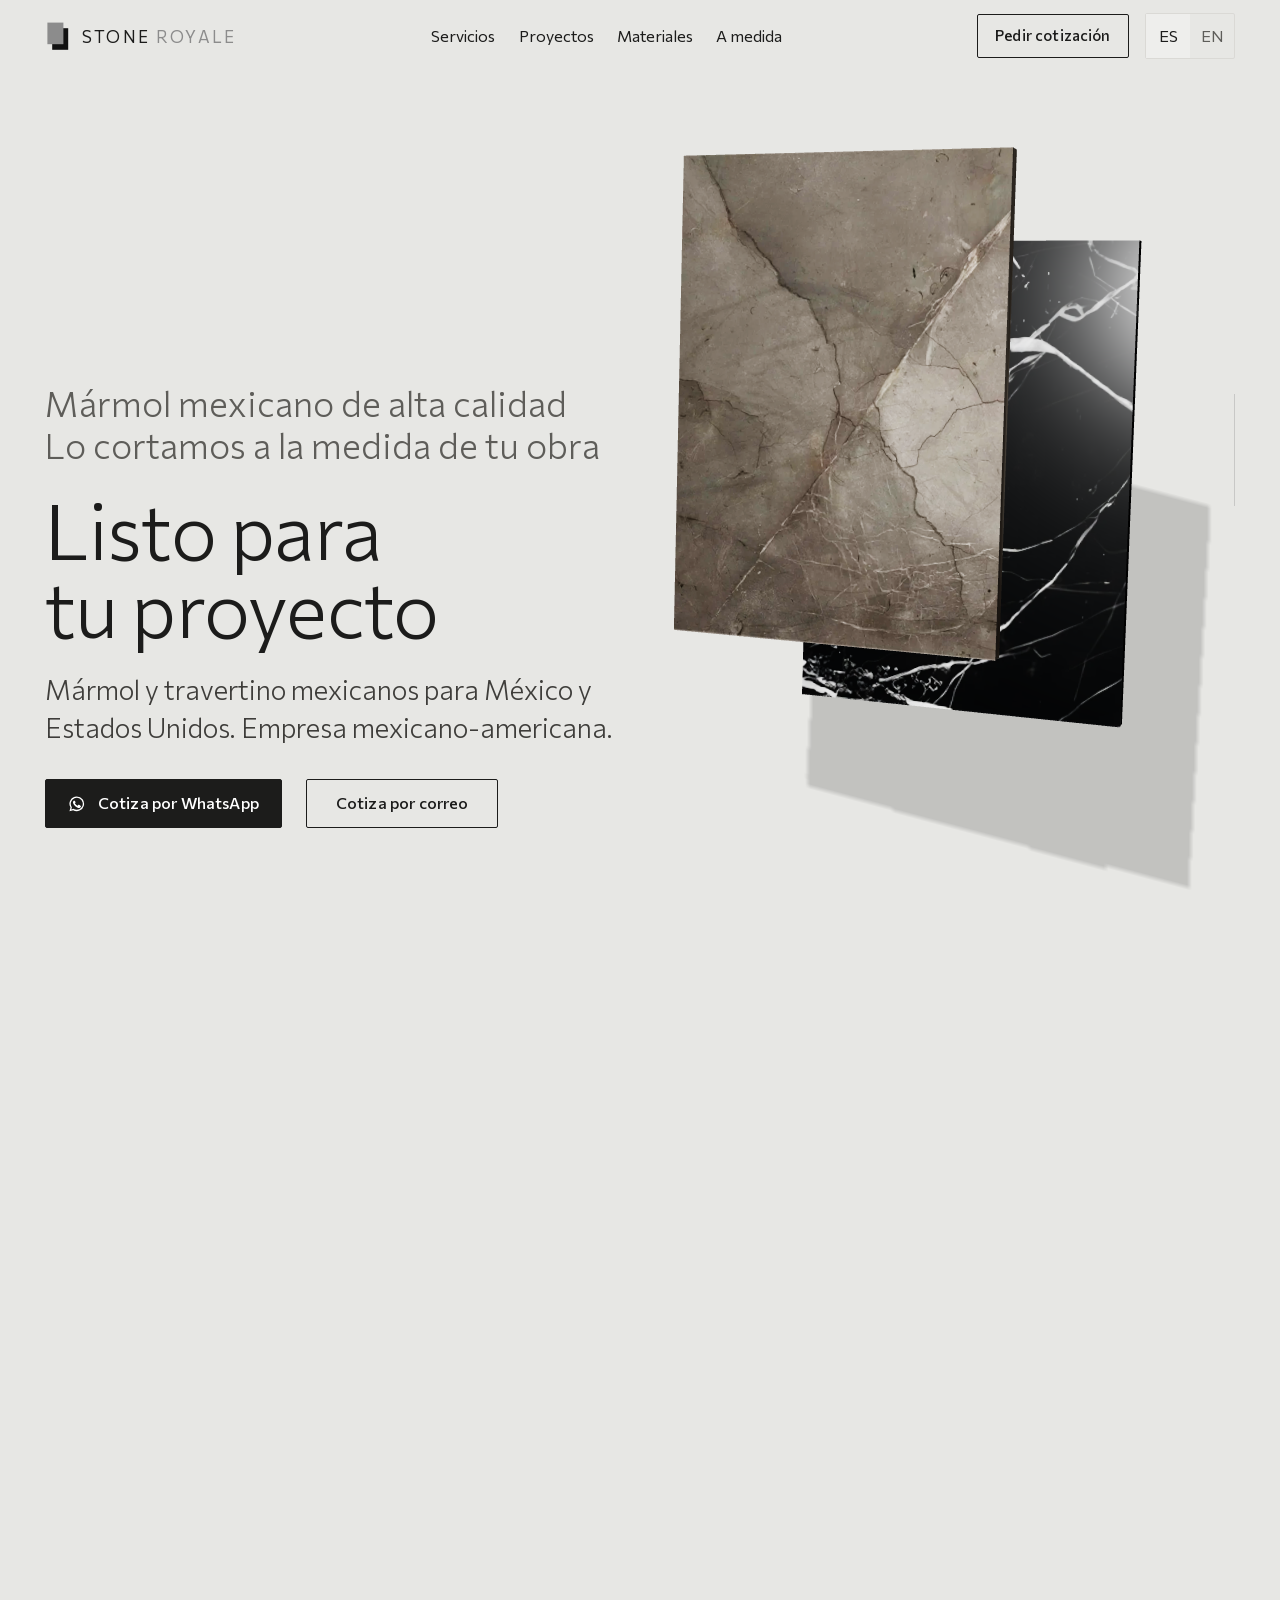
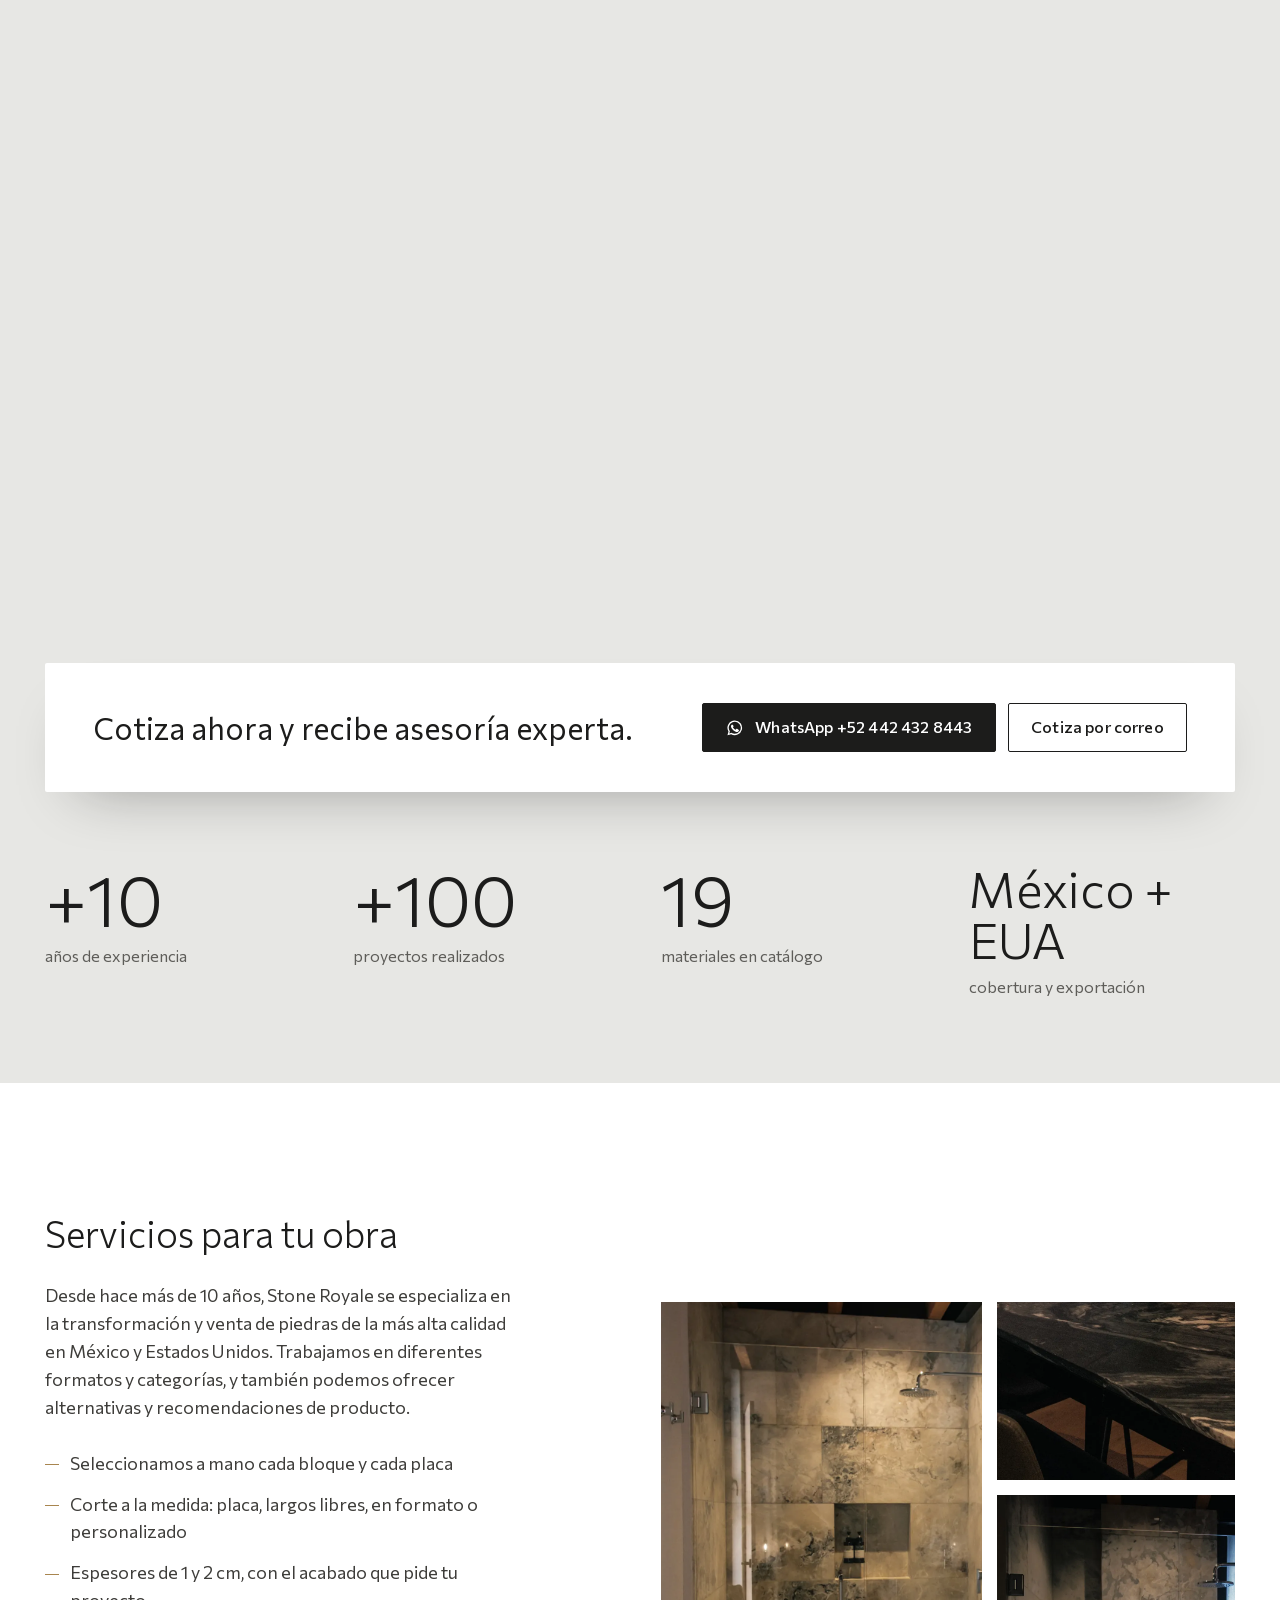
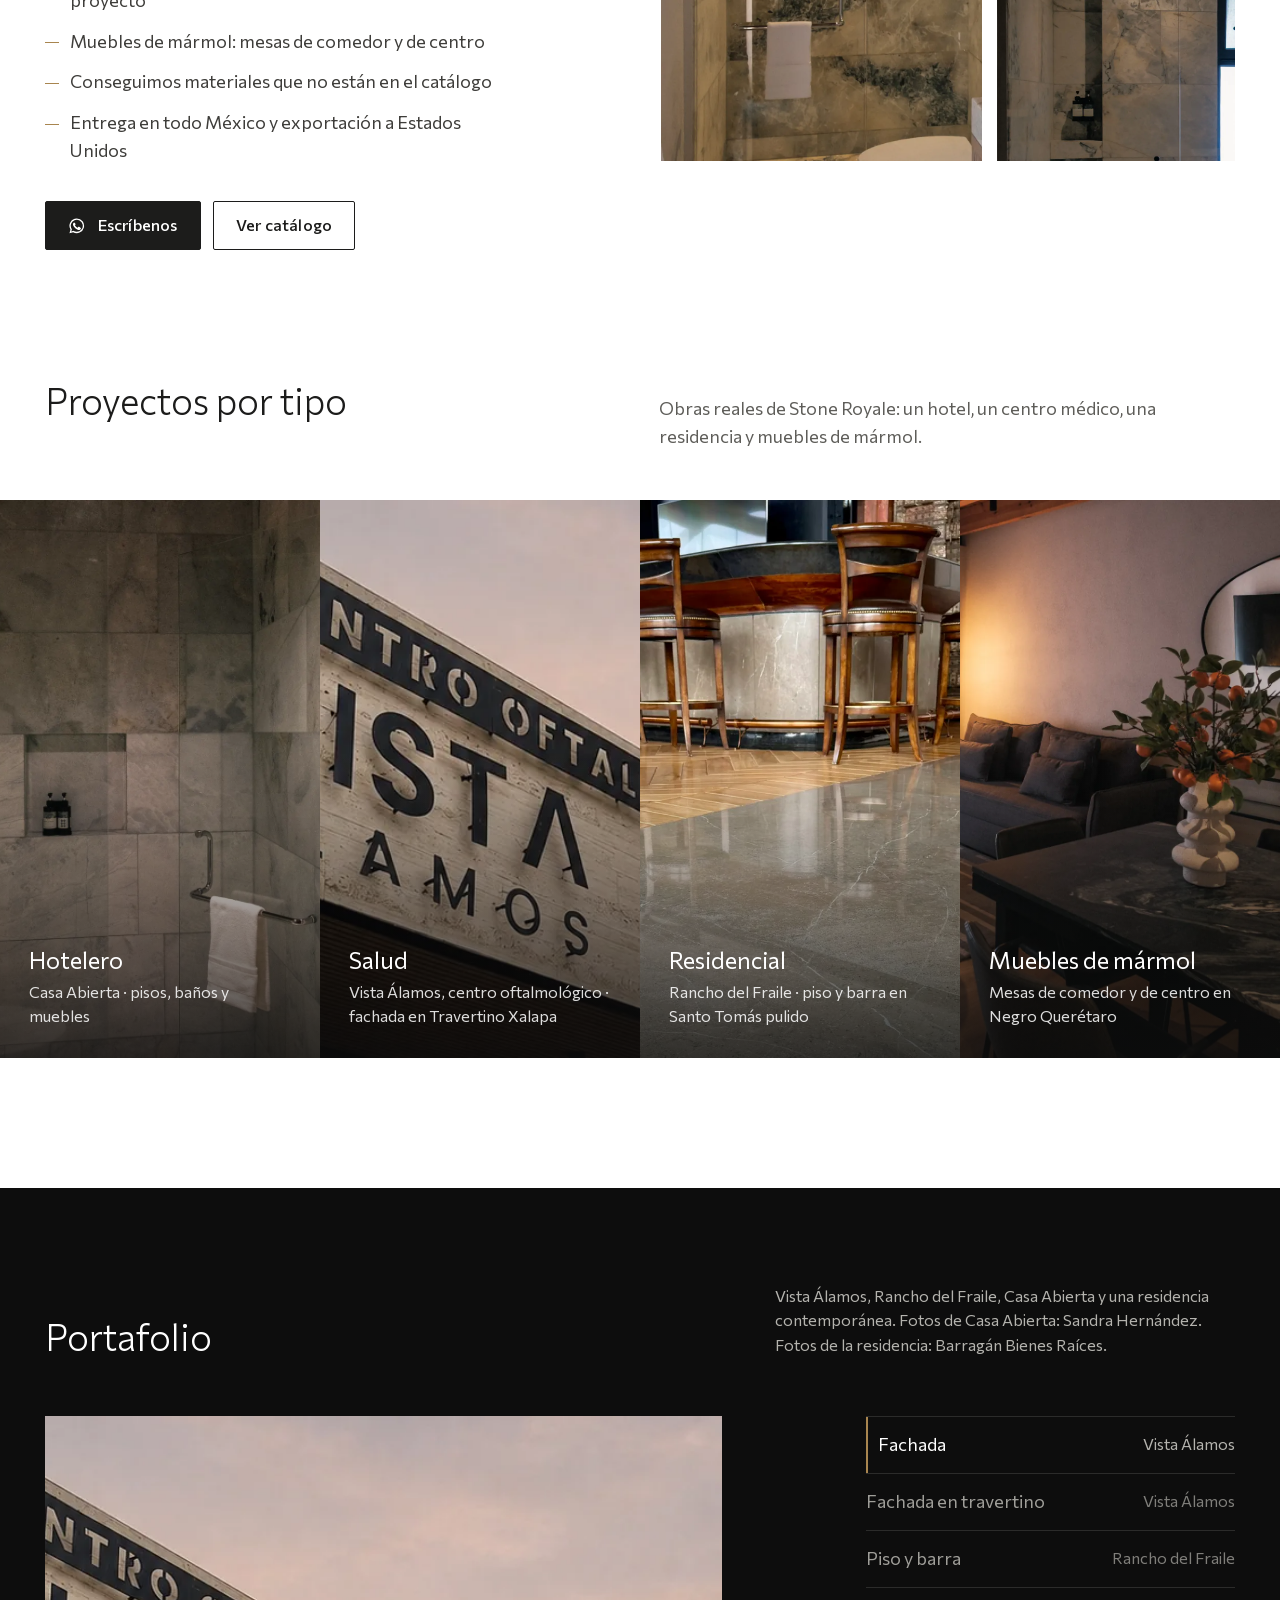
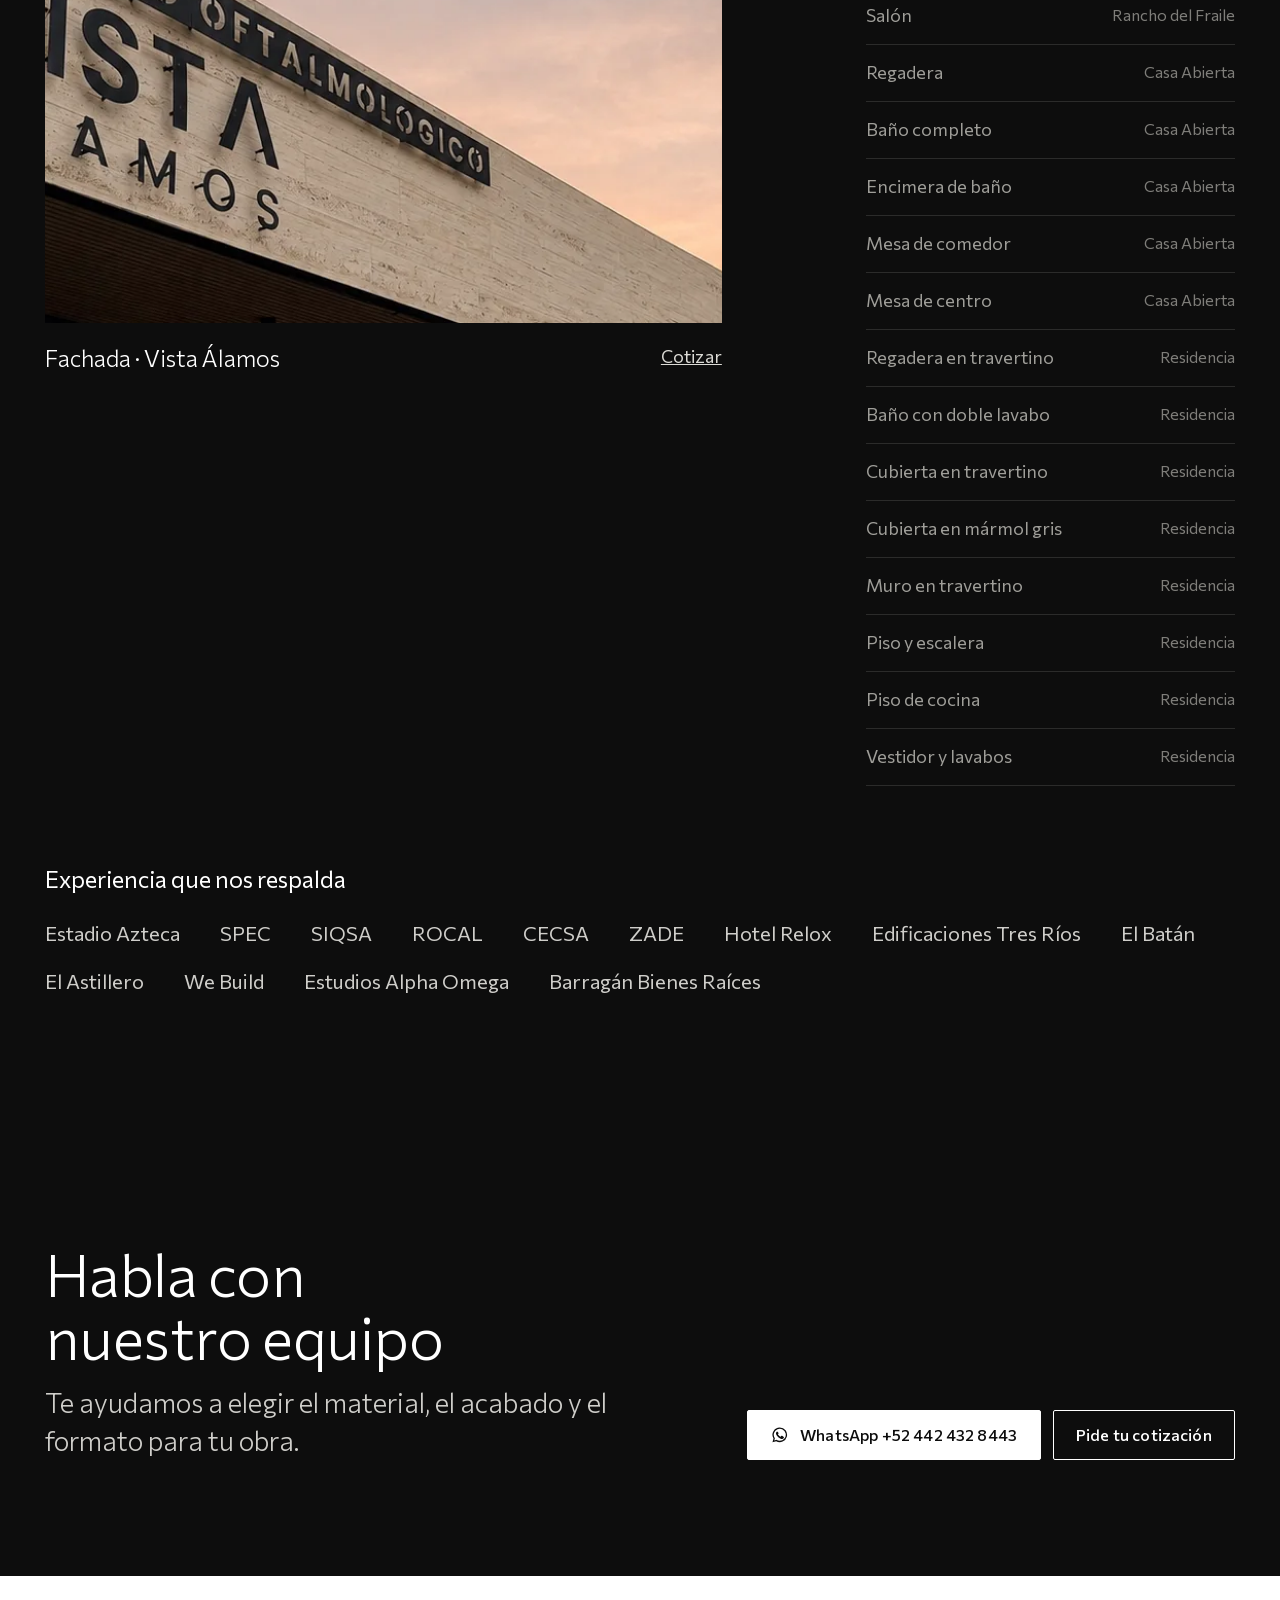
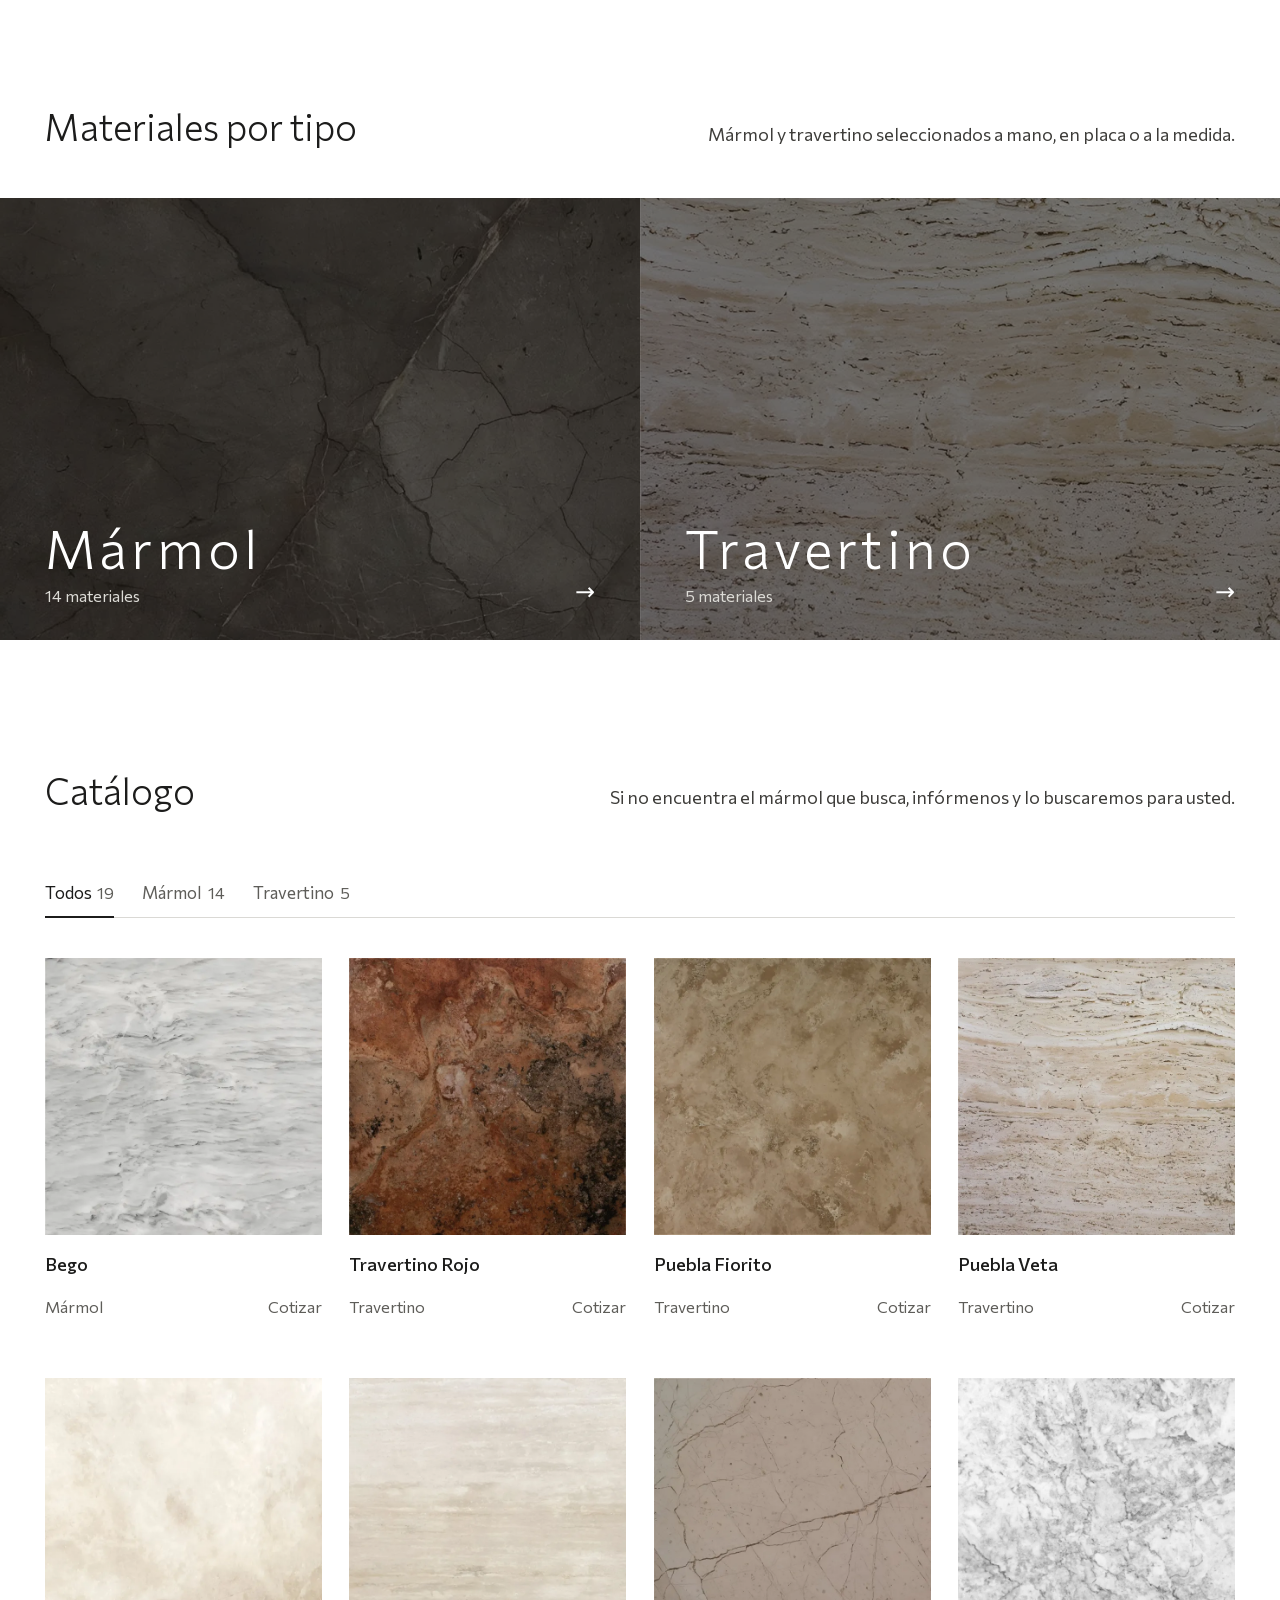
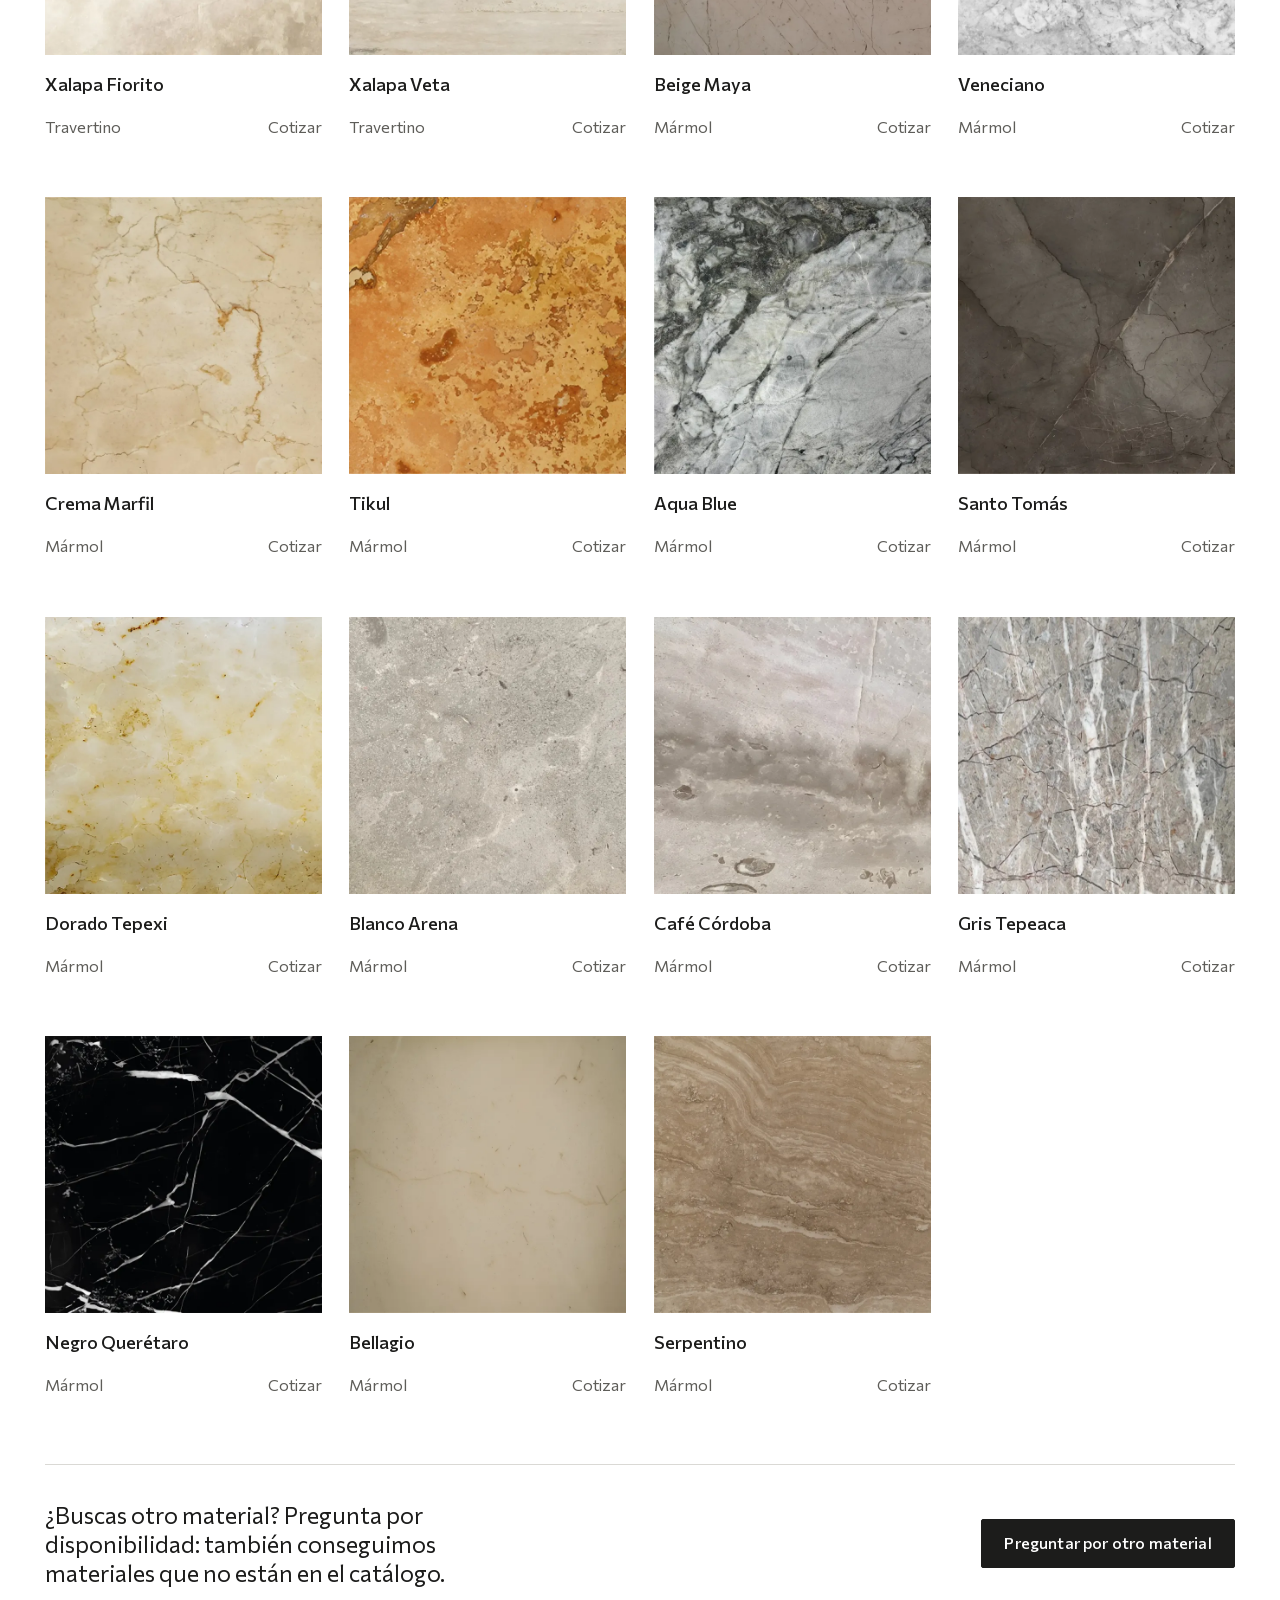
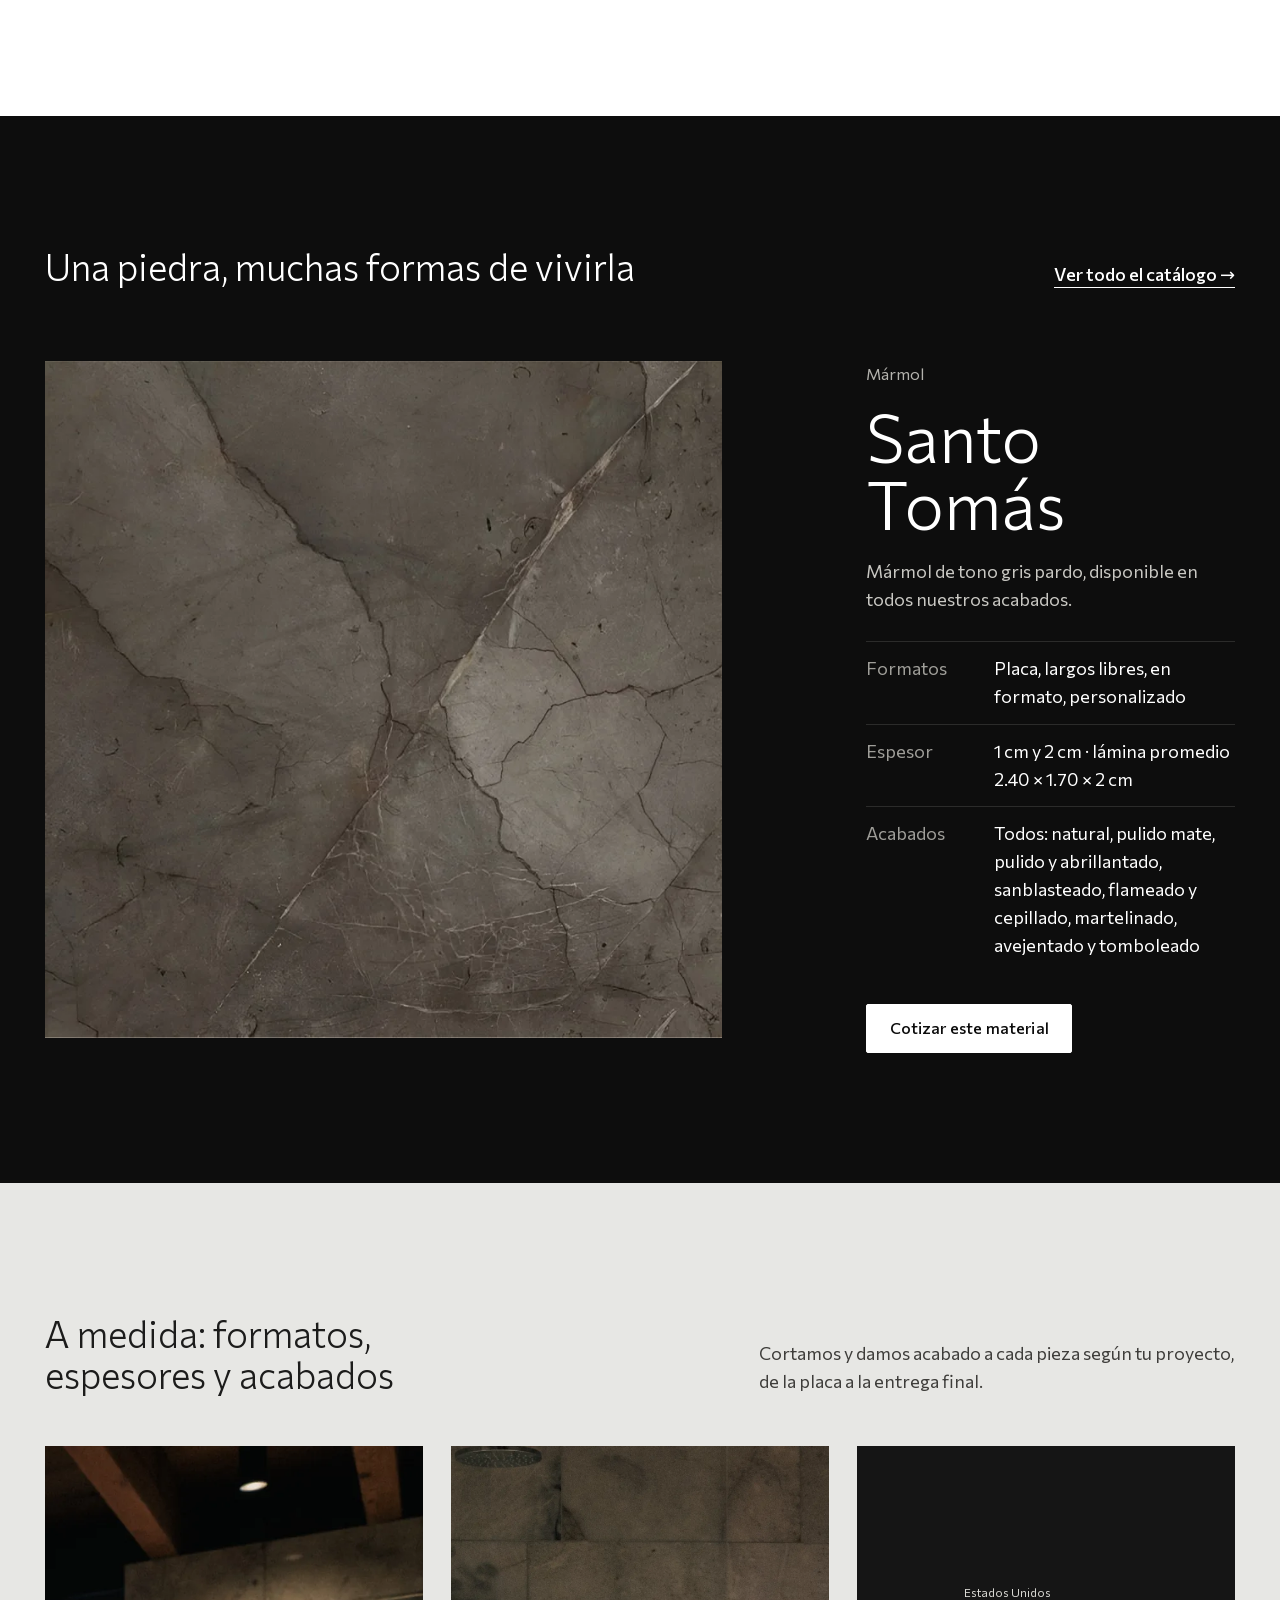
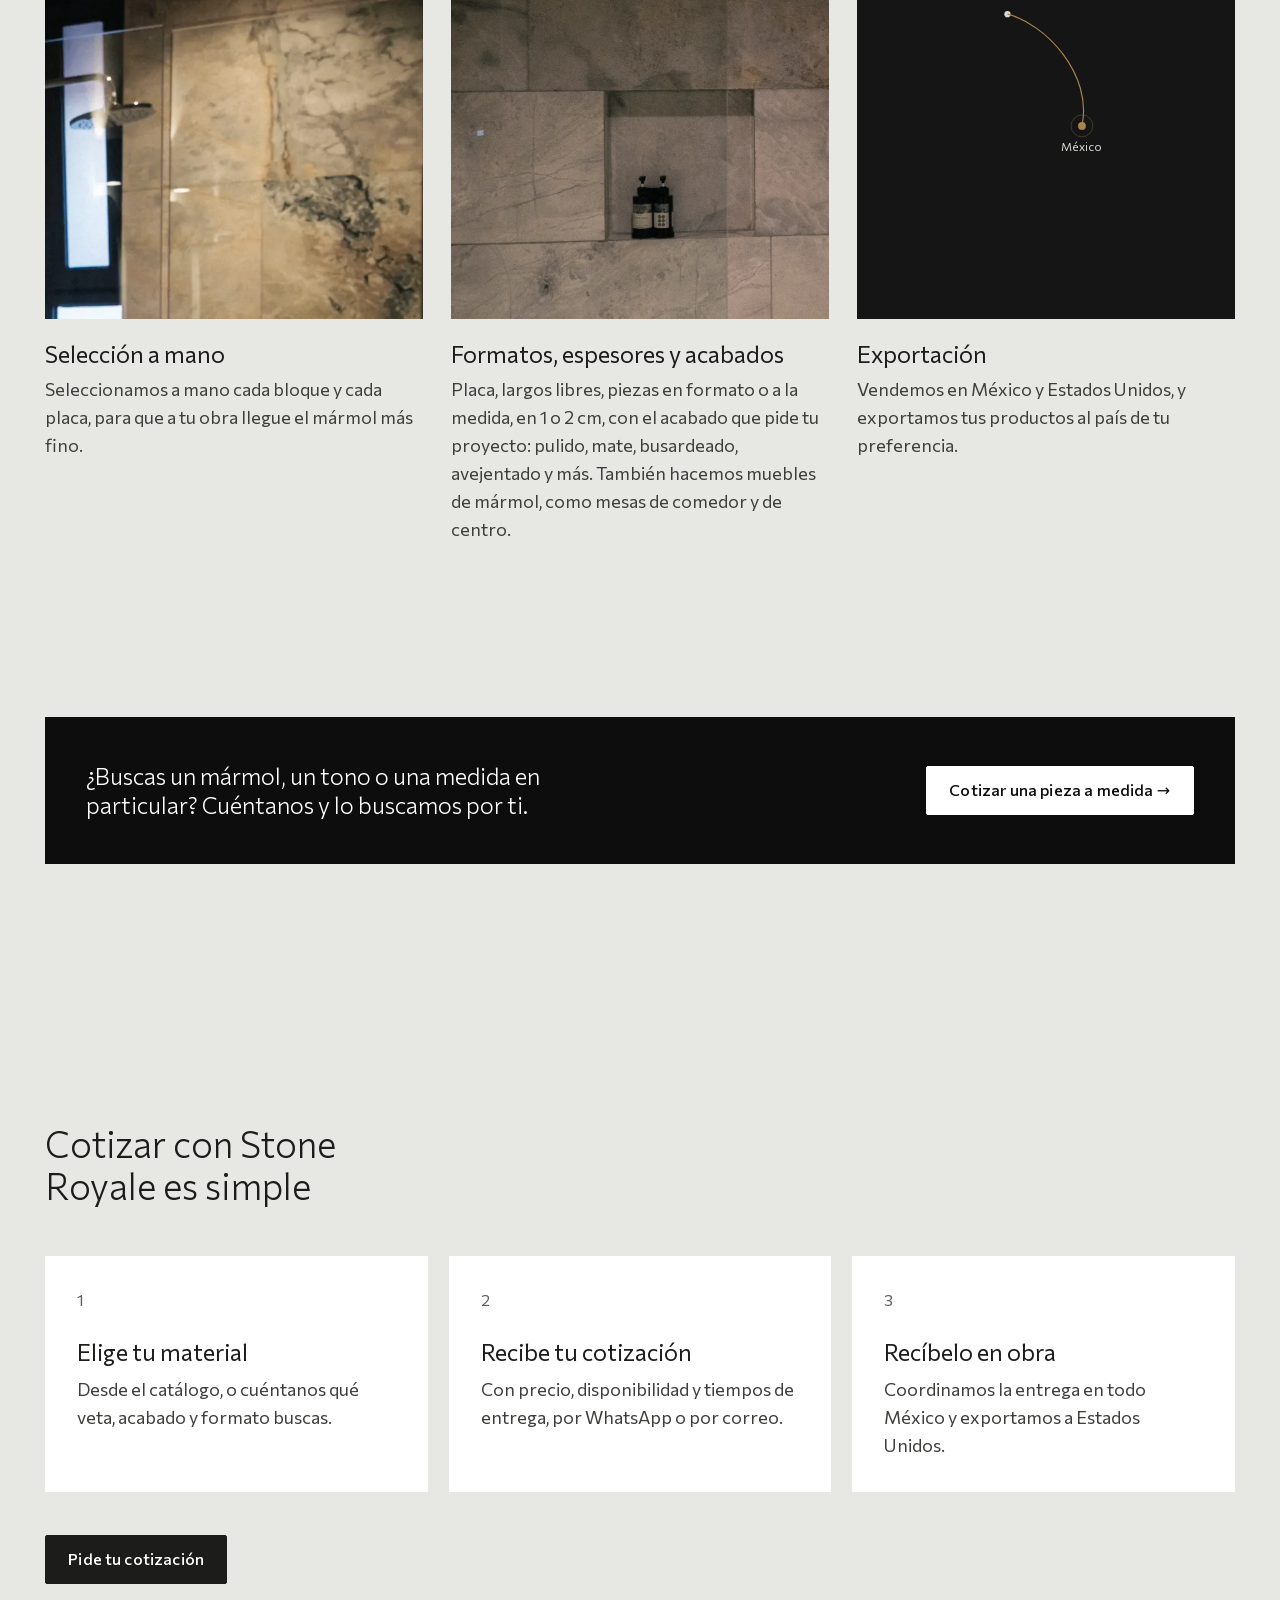
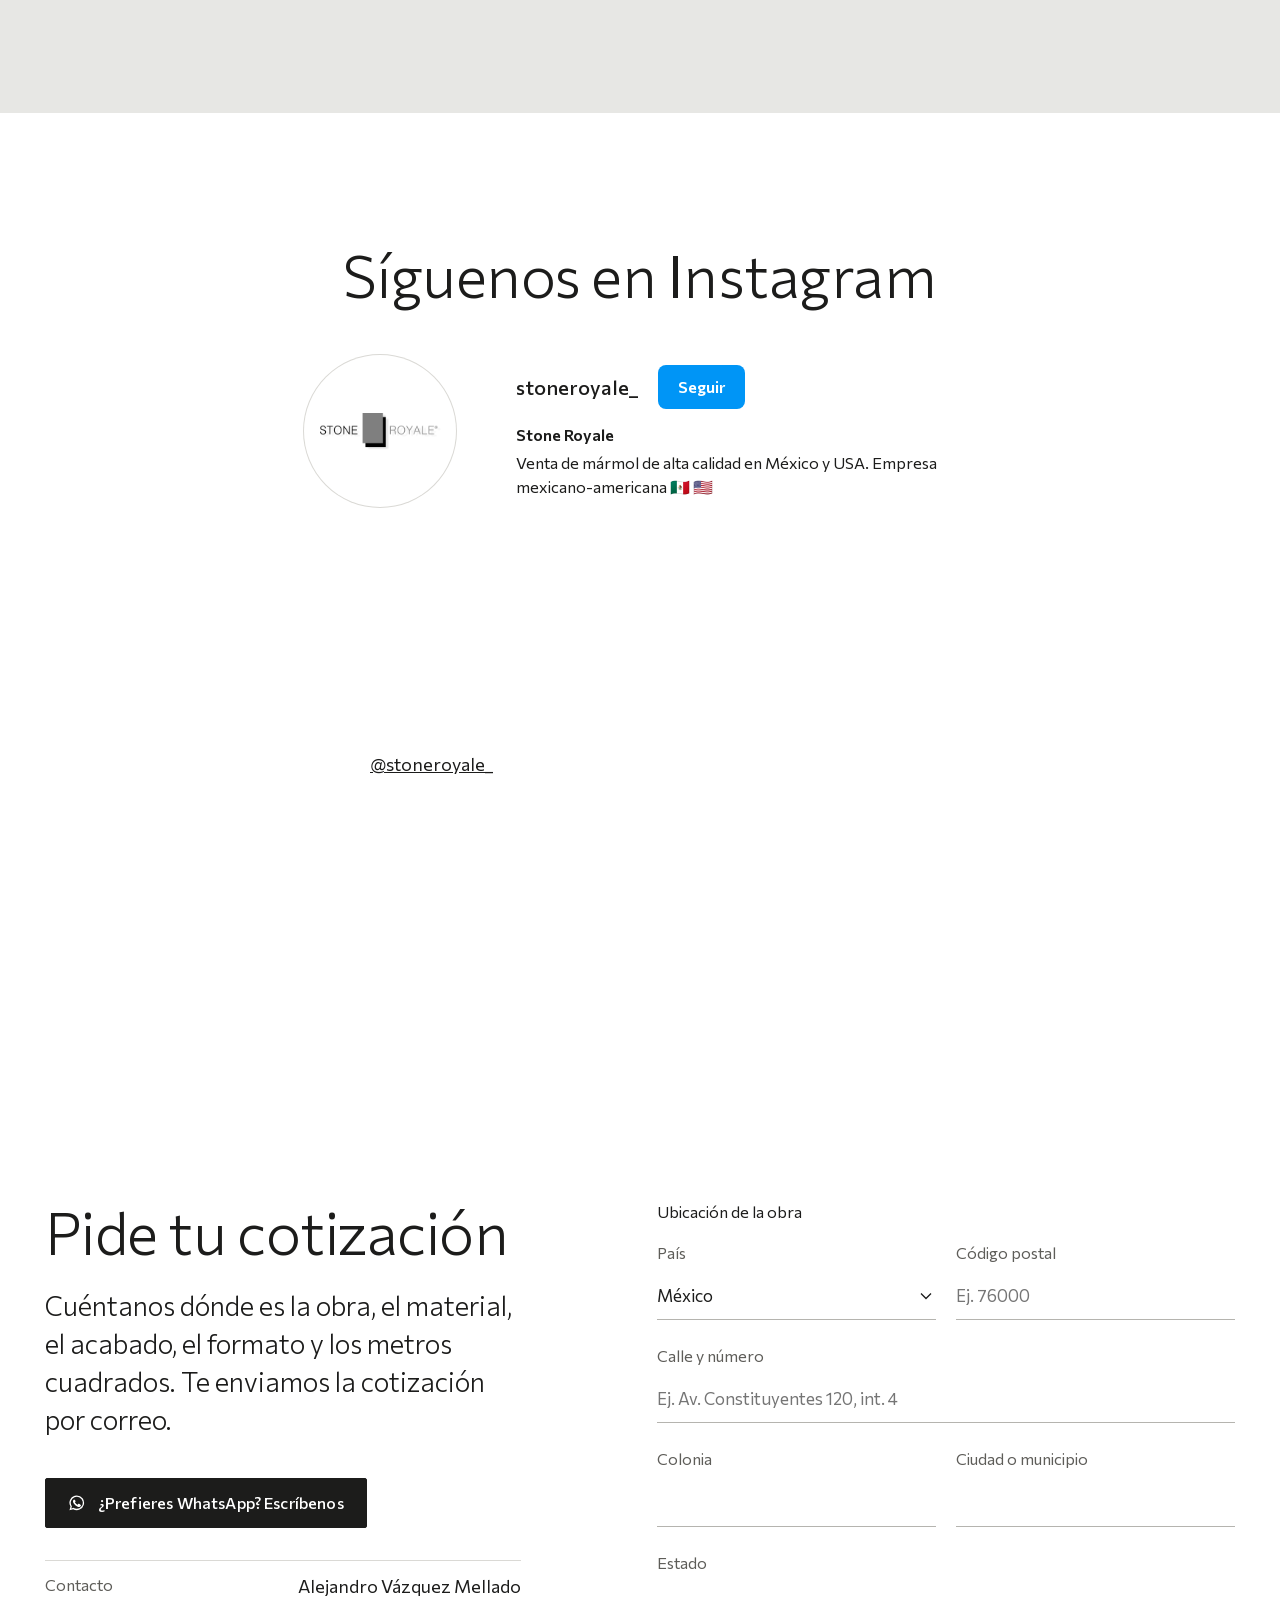
<file: index.html>
<!doctype html>
<html lang="es" class="no-js">
<head>
<meta charset="utf-8">
<meta name="viewport" content="width=device-width, initial-scale=1, viewport-fit=cover">
<title>Stone Royale · Mármol mexicano de alta calidad · versión de prueba</title>
<meta name="robots" content="noindex, nofollow">
<meta name="description" content="Venta de mármol y travertino mexicanos de alta calidad en México y Estados Unidos. Cotiza tu material por WhatsApp o por correo.">
<meta name="theme-color" content="#FFFFFF">
<link rel="preload" href="assets/fonts/commissioner-latin.woff2" as="font" type="font/woff2" crossorigin>
<link rel="stylesheet" href="assets/css/sitio.css?v=1123b">
<link rel="stylesheet" href="v2/v2.css?v=1123b">
<link rel="icon" href="data:image/svg+xml,%3Csvg xmlns='http://www.w3.org/2000/svg' viewBox='0 0 32 38'%3E%3Crect x='9' y='9' width='20' height='27' fill='%23111'/%3E%3Crect x='3' y='2' width='20' height='27' fill='%238C8C8C'/%3E%3C/svg%3E">
<script>document.documentElement.className = 'js'; window.SR_CFG = { base: '', ficha: 'ficha.html', inicio: 'index.html' };</script>
</head>
<body>
<svg width="0" height="0" style="position:absolute" aria-hidden="true">
  <symbol id="iso" viewBox="0 0 32 38"><rect x="9" y="9" width="20" height="27" fill="#111"/><rect x="3" y="2" width="20" height="27" fill="#8C8C8C"/></symbol>
  <symbol id="wa" viewBox="0 0 24 24"><path fill="currentColor" d="M12 2a10 10 0 0 0-8.6 15.1L2 22l5-1.3A10 10 0 1 0 12 2zm0 18.2a8.2 8.2 0 0 1-4.2-1.1l-.3-.2-3 .8.8-2.9-.2-.3A8.2 8.2 0 1 1 12 20.2zm4.5-6.1c-.2-.1-1.5-.7-1.7-.8-.2-.1-.4-.1-.6.1l-.8 1c-.1.2-.3.2-.5.1a6.7 6.7 0 0 1-3.3-2.9c-.3-.4.2-.4.7-1.3.1-.2 0-.3 0-.4l-.8-1.8c-.2-.5-.4-.4-.6-.4h-.5a1 1 0 0 0-.7.3 3 3 0 0 0-.9 2.2 5.2 5.2 0 0 0 1.1 2.8 11.9 11.9 0 0 0 4.6 4c1.7.7 2.3.8 3.2.7.5-.1 1.5-.6 1.8-1.2.2-.6.2-1.1.1-1.2l-.5-.3z"/></symbol>
</svg>

<header class="cabecera">
  <div class="contenedor">
    <a class="marca" href="#inicio" aria-label="Stone Royale, inicio"><svg class="iso" aria-hidden="true"><use href="#iso"/></svg><span>STONE <b>ROYALE</b></span></a>
    <nav class="nav" aria-label="Principal">
      <a href="#empresa" data-en="Services">Servicios</a>
      <a href="#proyectos" data-en="Projects">Proyectos</a>
      <a href="#colecciones" data-en="Materials">Materiales</a>
      <a href="#a-medida" data-en="Made to measure">A medida</a>
    </nav>
    <div style="display:flex;align-items:center;gap:.5rem">
      <a class="boton boton--claro cabecera-cta" href="#cotizar" data-en="Request a quote">Pedir cotización</a>
      <div class="idioma" role="group" aria-label="Idioma"><button type="button" data-idioma="es" aria-pressed="true">ES</button><button type="button" data-idioma="en" aria-pressed="false">EN</button></div>
      <button class="menu-boton" type="button" aria-expanded="false" aria-controls="menu" aria-label="Abrir menú"><i></i><i></i></button>
    </div>
  </div>
</header>
<div class="menu" id="menu">
  <a href="#empresa" data-en="Services">Servicios</a>
  <a href="#proyectos" data-en="Projects">Proyectos</a>
  <a href="#colecciones" data-en="Materials">Materiales</a>
  <a href="#a-medida" data-en="Made to measure">A medida</a>
  <a href="#cotizar" data-en="Get a quote">Cotizar</a>
  <p class="meta"><span data-tel-texto hidden></span><a href="mailto:alexvmh@stoneroyale.com.mx">alexvmh@stoneroyale.com.mx</a></p>
</div>

<main id="inicio">
  <section class="heroe" aria-label="Presentación">
    <div class="heroe-pegado">
      <canvas id="losa" aria-hidden="true"></canvas>
      <div class="heroe-texto">
        <h1 class="heroe-titulo">
          <span class="linea suave" data-en="High-quality Mexican marble">Mármol mexicano de alta calidad</span>
          <span class="linea suave" data-en="We cut it to your project’s measure">Lo cortamos a la medida de tu obra</span>
          <span class="linea fuerte" data-en="Ready for your project">Listo para tu proyecto</span>
        </h1>
        <p class="entrada" data-en="Mexican marble and travertine for Mexico and the United States. A Mexican-American company.">Mármol y travertino mexicanos para México y Estados Unidos. Empresa mexicano-americana.</p>
        <div class="heroe-botones">
          <a class="boton" data-wa data-solo-tel hidden href="#" target="_blank" rel="noopener"><svg aria-hidden="true"><use href="#wa"/></svg><span data-en="Quote on WhatsApp">Cotiza por WhatsApp</span></a>
          <a class="boton boton--claro" href="#cotizar" data-en="Quote by email">Cotiza por correo</a>
        </div>
      </div>
      <div class="heroe-estatico" aria-hidden="true"><div class="losa"><img src="assets/img/mat/sto-tomas-hd.webp" alt="" width="800" height="800" fetchpriority="high"></div></div>
      <div class="heroe-material" aria-live="polite">
        <span class="meta" data-en="On the slab">En la losa</span>
        <a class="nombre" id="nombre-losa" href="#catalogo">Santo Tomás</a>
      </div>
      <div class="heroe-avance" aria-hidden="true"><i></i></div>
      <aside class="heroe-ficha" id="heroe-ficha" aria-label="Mármol en la losa">
        <div class="hf-cuerpo" aria-live="polite">
          <h2 class="hf-nombre hf-a"></h2>
          <p class="hf-tipo hf-a"></p>
          <p class="hf-desc hf-a"></p>
          <dl class="hf-datos">
            <div class="hf-a"><dt data-en="Finishes">Acabados</dt><dd class="hf-acabados"></dd></div>
            <div class="hf-a"><dt data-en="Formats">Formatos</dt><dd class="hf-formatos"></dd></div>
            <div class="hf-a hf-extra"><dt data-en="Sizes">Medidas</dt><dd class="hf-medidas"></dd></div>
            <div class="hf-a hf-extra"><dt data-en="Uses">Usos</dt><dd class="hf-usos"></dd></div>
          </dl>
          <div class="hf-acciones hf-a"><a class="boton hf-ver" href="#catalogo"></a><a class="enlace hf-cotizar" href="#cotizar" data-en="Quote this material">Cotizar este material</a></div>
        </div>
        <div class="hf-miniaturas" role="group" aria-label="Elegir mármol"></div>
      </aside>
    </div>
  </section>

  <section class="cifras" aria-label="Stone Royale en cifras">
    <div class="contenedor">
      <div class="tarjeta-cotiza revela">
        <p class="tarjeta-cotiza-titulo" data-en="Get a quote now with expert advice.">Cotiza ahora y recibe asesoría experta.</p>
        <div class="botones-fila">
          <a class="boton" data-wa data-solo-tel hidden href="#" target="_blank" rel="noopener"><svg aria-hidden="true"><use href="#wa"/></svg><span>WhatsApp <b class="tel-num" data-tel-texto></b></span></a>
          <a class="boton boton--claro" href="#cotizar" data-en="Quote by email">Cotiza por correo</a>
        </div>
      </div>
    </div>
    <ul class="contenedor cifras-lista">
      <li class="revela"><span class="cifra">+10</span><span class="cifra-texto" data-en="years of experience">años de experiencia</span></li>
      <li class="revela"><span class="cifra">+100</span><span class="cifra-texto" data-en="completed projects">proyectos realizados</span></li>
      <li class="revela"><span class="cifra" data-cifra="materiales"></span><span class="cifra-texto" data-en="materials in the catalog">materiales en catálogo</span></li>
      <li class="revela"><span class="cifra cifra--palabra" data-en="Mexico + USA">México + EUA</span><span class="cifra-texto" data-en="coverage and export">cobertura y exportación</span></li>
    </ul>
  </section>

  <section class="seccion criterio" id="empresa" aria-labelledby="criterio-titulo">
    <div class="contenedor criterio-rejilla">
      <div class="criterio-texto revela">
        <h2 class="t-l" id="criterio-titulo" data-en="Services for your project">Servicios para tu obra</h2>
        <p data-en="For more than 10 years, Stone Royale has specialized in transforming and selling top-quality stone in Mexico and the United States. We work in different formats and categories, and we can also offer alternatives and product recommendations.">Desde hace más de 10 años, Stone Royale se especializa en la transformación y venta de piedras de la más alta calidad en México y Estados Unidos. Trabajamos en diferentes formatos y categorías, y también podemos ofrecer alternativas y recomendaciones de producto.</p>
        <ul class="servicios-lista">
          <li data-en="We hand-pick every block and every slab">Seleccionamos a mano cada bloque y cada placa</li>
          <li data-en="Cut to measure: slab, free lengths, cut to format or custom">Corte a la medida: placa, largos libres, en formato o personalizado</li>
          <li data-en="1 and 2 cm thick, with the finish your project needs">Espesores de 1 y 2 cm, con el acabado que pide tu proyecto</li>
          <li data-en="Marble furniture: dining and coffee tables">Muebles de mármol: mesas de comedor y de centro</li>
          <li data-en="We source materials that are not in the catalog">Conseguimos materiales que no están en el catálogo</li>
          <li data-en="Delivery anywhere in Mexico and export to the United States">Entrega en todo México y exportación a Estados Unidos</li>
        </ul>
        <div class="botones-fila">
          <a class="boton" data-wa data-solo-tel hidden href="#" target="_blank" rel="noopener"><svg aria-hidden="true"><use href="#wa"/></svg><span data-en="Talk to us">Escríbenos</span></a>
          <a class="boton boton--claro" href="#catalogo" data-en="See the catalog">Ver catálogo</a>
        </div>
      </div>
      <div class="criterio-fotos revela">
        <img class="f1" src="assets/img/usos/ca-regadera-marmol-veta.webp" alt="Regadera con muros de mármol veteado, obra Casa Abierta" data-en-alt="Shower with veined marble walls, Casa Abierta project" width="1000" height="1231" loading="lazy">
        <img class="f2" src="assets/img/usos/ca-cubierta-marmol-negro.webp" alt="Cubierta de mármol negro veteado en una mesa de comedor, obra Casa Abierta" data-en-alt="Veined black marble dining table top, Casa Abierta project" width="1000" height="600" loading="lazy">
        <img class="f3" src="assets/img/usos/ca-muro-marmol-veta.webp" alt="Muro de mármol con veta natural en un baño, obra Casa Abierta" data-en-alt="Marble wall with natural veining in a bathroom, Casa Abierta project" width="840" height="940" loading="lazy">
      </div>
    </div>
  </section>

  <section class="seccion tipos" id="tipos" aria-labelledby="tipos-titulo">
    <div class="contenedor">
      <div class="tipos-cabeza revela">
        <h2 class="t-l" id="tipos-titulo" data-en="Projects by type">Proyectos por tipo</h2>
        <p data-en="Real Stone Royale projects: a hotel, a medical center, a residence and marble furniture.">Obras reales de Stone Royale: un hotel, un centro médico, una residencia y muebles de mármol.</p>
      </div>
    </div>
    <ul class="tipos-franjas">
      <li><a href="#proyectos" data-obra="ca-regadera-marmol-blanco"><img src="assets/img/usos/ca-regadera-marmol-blanco.webp" alt="Regadera revestida en mármol blanco veteado, hotel Casa Abierta" data-en-alt="Shower clad in veined white marble, Casa Abierta hotel" loading="lazy"><span class="franja-texto"><span class="t-m" data-en="Hospitality">Hotelero</span><span class="meta" data-en="Casa Abierta · floors, bathrooms and furniture">Casa Abierta · pisos, baños y muebles</span></span></a></li>
      <li><a href="#proyectos" data-obra="pr-vista-alamos-fachada"><img src="assets/img/usos/pr-vista-alamos-fachada.webp" alt="Fachada en Travertino Xalapa al corte con el letrero del centro oftalmológico Vista Álamos" data-en-alt="Saw-cut Xalapa travertine façade with the Vista Álamos eye clinic sign" width="988" height="493" loading="lazy"><span class="franja-texto"><span class="t-m" data-en="Healthcare">Salud</span><span class="meta" data-en="Vista Álamos eye clinic · Xalapa travertine façade">Vista Álamos, centro oftalmológico · fachada en Travertino Xalapa</span></span></a></li>
      <li><a href="#proyectos" data-obra="pr-rancho-piso-barra-santo-tomas"><img src="assets/img/usos/pr-rancho-piso-barra-santo-tomas.webp" alt="Piso y frente de barra en mármol Santo Tomás, Rancho del Fraile" data-en-alt="Floor and bar front in Santo Tomás marble, Rancho del Fraile" loading="lazy"><span class="franja-texto"><span class="t-m" data-en="Residential">Residencial</span><span class="meta" data-en="Rancho del Fraile · floor and bar in polished Santo Tomás">Rancho del Fraile · piso y barra en Santo Tomás pulido</span></span></a></li>
      <li><a href="#proyectos" data-obra="ca-mesa-comedor-marmol"><img src="assets/img/usos/ca-mesa-comedor-marmol.webp" alt="Mesa de comedor con cubierta de mármol Negro Querétaro" data-en-alt="Dining table with a Negro Querétaro marble top" loading="lazy"><span class="franja-texto"><span class="t-m" data-en="Marble furniture">Muebles de mármol</span><span class="meta" data-en="Dining and coffee tables in Negro Querétaro">Mesas de comedor y de centro en Negro Querétaro</span></span></a></li>
    </ul>
  </section>

  <section class="seccion proyectos oscuro" id="proyectos" aria-labelledby="proy-titulo">
    <div class="contenedor proyectos-cabeza">
      <h2 class="t-l revela" id="proy-titulo" data-en="Portfolio">Portafolio</h2>
      <p class="meta revela nota-fotos" data-en="Vista Álamos, Rancho del Fraile, Casa Abierta and a contemporary residence. Casa Abierta photos: Sandra Hernández. Residence photos: Barragán Bienes Raíces.">Vista Álamos, Rancho del Fraile, Casa Abierta y una residencia contemporánea. Fotos de Casa Abierta: Sandra Hernández. Fotos de la residencia: Barragán Bienes Raíces.</p>
    </div>
    <div class="contenedor obras">
      <figure class="obras-visor revela">
        <button type="button" data-visor aria-label="Ampliar foto"><img id="obra-img" src="assets/img/usos/pr-vista-alamos-fachada.webp" alt="Fachada en Travertino Xalapa al corte con el letrero del centro oftalmológico Vista Álamos" data-en-alt="Saw-cut Xalapa travertine façade with the Vista Álamos eye clinic sign" width="988" height="493" loading="lazy"></button>
        <figcaption><span class="t-m" id="obra-nombre">Fachada · Vista Álamos</span><a href="#cotizar" data-uso="Fachada" data-en="Quote">Cotizar</a></figcaption>
      </figure>
      <ol class="obras-lista" id="obras-lista">
        <li><button type="button" aria-pressed="true" data-img="pr-vista-alamos-fachada" data-alt="Fachada en Travertino Xalapa al corte con el letrero del centro oftalmológico Vista Álamos" data-alt-en="Saw-cut Xalapa travertine façade with the Vista Álamos eye clinic sign"><span data-en="Façade">Fachada</span><span class="meta" data-en="Vista Álamos">Vista Álamos</span></button></li>
        <li><button type="button" aria-pressed="false" data-img="pr-cordelia-fachada-travertino" data-alt="Fachada revestida en Travertino Xalapa al corte, conjunto Vista Álamos" data-alt-en="Façade clad in saw-cut Xalapa travertine, Vista Álamos complex"><span data-en="Travertine façade">Fachada en travertino</span><span class="meta" data-en="Vista Álamos">Vista Álamos</span></button></li>
        <li><button type="button" aria-pressed="false" data-img="pr-rancho-piso-barra-santo-tomas" data-alt="Piso y frente de barra en mármol Santo Tomás pulido brillado, Rancho del Fraile" data-alt-en="Floor and bar front in high-polish Santo Tomás marble, Rancho del Fraile"><span data-en="Floor and bar">Piso y barra</span><span class="meta" data-en="Rancho del Fraile">Rancho del Fraile</span></button></li>
        <li><button type="button" aria-pressed="false" data-img="pr-rancho-salon-santo-tomas" data-alt="Salón con piso de mármol Santo Tomás pulido, Rancho del Fraile" data-alt-en="Hall with a polished Santo Tomás marble floor, Rancho del Fraile"><span data-en="Hall">Salón</span><span class="meta" data-en="Rancho del Fraile">Rancho del Fraile</span></button></li>
        <li><button type="button" aria-pressed="false" data-img="ca-regadera-marmol-blanco" data-alt="Regadera revestida en mármol blanco veteado con nicho, hotel Casa Abierta" data-alt-en="Shower clad in veined white marble with a niche, Casa Abierta hotel"><span data-en="Shower">Regadera</span><span class="meta" data-en="Casa Abierta">Casa Abierta</span></button></li>
        <li><button type="button" aria-pressed="false" data-img="ca-bano-regadera-veteada" data-alt="Baño con regadera de mármol veteado y lavabo sobre cubierta de mármol, hotel Casa Abierta" data-alt-en="Bathroom with a veined marble shower and a sink on a marble top, Casa Abierta hotel"><span data-en="Full bathroom">Baño completo</span><span class="meta" data-en="Casa Abierta">Casa Abierta</span></button></li>
        <li><button type="button" aria-pressed="false" data-img="ca-lavabo-cubierta-marmol" data-alt="Lavabo sobre cubierta de mármol junto a la regadera de mármol, hotel Casa Abierta" data-alt-en="Sink on a marble top next to the marble shower, Casa Abierta hotel"><span data-en="Vanity top">Encimera de baño</span><span class="meta" data-en="Casa Abierta">Casa Abierta</span></button></li>
        <li><button type="button" aria-pressed="false" data-img="ca-mesa-comedor-marmol" data-alt="Mesa de comedor con cubierta de mármol Negro Querétaro, hotel Casa Abierta" data-alt-en="Dining table with a Negro Querétaro marble top, Casa Abierta hotel"><span data-en="Dining table">Mesa de comedor</span><span class="meta" data-en="Casa Abierta">Casa Abierta</span></button></li>
        <li><button type="button" aria-pressed="false" data-img="ca-mesa-centro-marmol" data-alt="Mesa de centro redonda con cubierta de mármol Negro Querétaro, hotel Casa Abierta" data-alt-en="Round coffee table with a Negro Querétaro marble top, Casa Abierta hotel"><span data-en="Coffee table">Mesa de centro</span><span class="meta" data-en="Casa Abierta">Casa Abierta</span></button></li>
        <li><button type="button" aria-pressed="false" data-img="res-regadera-travertino" data-alt="Regadera revestida en travertino con nicho, residencia contemporánea" data-alt-en="Shower clad in travertine with a niche, contemporary residence"><span data-en="Travertine shower">Regadera en travertino</span><span class="meta" data-en="Residence">Residencia</span></button></li>
        <li><button type="button" aria-pressed="false" data-img="res-bano-travertino" data-alt="Baño con doble lavabo sobre cubierta de travertino, residencia contemporánea" data-alt-en="Bathroom with a double sink on a travertine top, contemporary residence"><span data-en="Bathroom with double vanity">Baño con doble lavabo</span><span class="meta" data-en="Residence">Residencia</span></button></li>
        <li><button type="button" aria-pressed="false" data-img="res-lavabo-cubierta-travertino" data-alt="Lavabo sobre cubierta de travertino, residencia contemporánea" data-alt-en="Sink on a travertine top, contemporary residence"><span data-en="Travertine vanity top">Cubierta en travertino</span><span class="meta" data-en="Residence">Residencia</span></button></li>
        <li><button type="button" aria-pressed="false" data-img="res-lavabo-cubierta-marmol-gris" data-alt="Cubierta de baño en mármol gris con lavabo de sobreponer, residencia contemporánea" data-alt-en="Grey marble vanity top with a vessel sink, contemporary residence"><span data-en="Grey marble vanity top">Cubierta en mármol gris</span><span class="meta" data-en="Residence">Residencia</span></button></li>
        <li><button type="button" aria-pressed="false" data-img="res-muro-travertino" data-alt="Muro de lavado revestido en travertino, residencia contemporánea" data-alt-en="Utility wall clad in travertine, contemporary residence"><span data-en="Travertine wall">Muro en travertino</span><span class="meta" data-en="Residence">Residencia</span></button></li>
        <li><button type="button" aria-pressed="false" data-img="res-escalera-piso-travertino" data-alt="Piso y escalera en travertino, residencia contemporánea" data-alt-en="Travertine floor and staircase, contemporary residence"><span data-en="Floor and staircase">Piso y escalera</span><span class="meta" data-en="Residence">Residencia</span></button></li>
        <li><button type="button" aria-pressed="false" data-img="res-cocina-piso-travertino" data-alt="Cocina con piso de travertino, residencia contemporánea" data-alt-en="Kitchen with a travertine floor, contemporary residence"><span data-en="Kitchen floor">Piso de cocina</span><span class="meta" data-en="Residence">Residencia</span></button></li>
        <li><button type="button" aria-pressed="false" data-img="res-vestidor-cubierta-travertino" data-alt="Vestidor con cubierta de lavabos y piso en travertino, residencia contemporánea" data-alt-en="Dressing room with a travertine vanity top and floor, contemporary residence"><span data-en="Dressing room and vanity">Vestidor y lavabos</span><span class="meta" data-en="Residence">Residencia</span></button></li>
      </ol>
    </div>
    <div class="contenedor respaldo revela">
      <h3 class="t-m" data-en="Experience that backs us">Experiencia que nos respalda</h3>
      <ul class="respaldo-lista" aria-label="Clientes"><li>Estadio Azteca</li><li>SPEC</li><li>SIQSA</li><li>ROCAL</li><li>CECSA</li><li>ZADE</li><li>Hotel Relox</li><li>Edificaciones Tres Ríos</li><li>El Batán</li><li>El Astillero</li><li>We Build</li><li>Estudios Alpha Omega</li><li>Barragán Bienes Raíces</li></ul>
    </div>
  </section>

  <section class="banda-cta oscuro" aria-labelledby="hablar-titulo">
    <div class="contenedor banda-cta-rejilla revela">
      <div>
        <h2 class="t-xl" id="hablar-titulo" data-en="Talk to our team">Habla con nuestro equipo</h2>
        <p class="entrada" data-en="We help you choose the material, finish and format for your project.">Te ayudamos a elegir el material, el acabado y el formato para tu obra.</p>
      </div>
      <div class="botones-fila">
        <a class="boton" data-wa data-solo-tel hidden href="#" target="_blank" rel="noopener"><svg aria-hidden="true"><use href="#wa"/></svg><span>WhatsApp <b class="tel-num" data-tel-texto></b></span></a>
        <a class="boton boton--claro" href="#cotizar" data-en="Request a quote">Pide tu cotización</a>
      </div>
    </div>
  </section>

  <section class="colecciones" id="colecciones" aria-labelledby="col-titulo">
    <div class="contenedor colecciones-cabeza">
      <h2 class="t-l revela" id="col-titulo" data-en="Materials by type">Materiales por tipo</h2>
      <p class="revela" data-en="Marble and travertine, hand-picked, in slabs or made to measure.">Mármol y travertino seleccionados a mano, en placa o a la medida.</p>
    </div>
    <ul class="colecciones-lista">
      <li><a href="#catalogo" data-filtro-ir="marmol"><span class="col-foto" style="background-image:url(assets/img/mat/sto-tomas-hd.webp)" aria-hidden="true"></span><span class="col-nombre" data-en="Marble">Mármol</span><span class="col-cuenta" data-cuenta="marmol"></span><span class="col-flecha" aria-hidden="true">→</span></a></li>
      <li><a href="#catalogo" data-filtro-ir="travertino"><span class="col-foto" style="background-image:url(assets/img/mat/puebla-veta-hd.webp)" aria-hidden="true"></span><span class="col-nombre" data-en="Travertine">Travertino</span><span class="col-cuenta" data-cuenta="travertino"></span><span class="col-flecha" aria-hidden="true">→</span></a></li>
    </ul>
  </section>

  <section class="seccion catalogo" id="catalogo">
    <div class="contenedor">
      <div class="catalogo-cabeza">
        <h2 class="t-l revela" data-en="Catalog">Catálogo</h2>
        <div class="texto revela"><p data-en="If you don’t find the marble you’re looking for, let us know and we’ll source it for you.">Si no encuentra el mármol que busca, infórmenos y lo buscaremos para usted.</p></div>
      </div>
      <div class="filtros" role="group" aria-label="Filtrar por tipo">
        <button type="button" data-filtro="todos" aria-pressed="true"><span data-en="All">Todos</span><sup></sup></button>
        <button type="button" data-filtro="marmol" aria-pressed="false"><span data-en="Marble">Mármol</span><sup></sup></button>
        <button type="button" data-filtro="travertino" aria-pressed="false"><span data-en="Travertine">Travertino</span><sup></sup></button>
        <button type="button" data-filtro="granito" aria-pressed="false" hidden><span data-en="Granite">Granito</span><sup></sup></button>
        <button type="button" data-filtro="cuarcita" aria-pressed="false" hidden><span data-en="Quartzite">Cuarcita</span><sup></sup></button>
      </div>
      <ul class="materiales" id="materiales"></ul>
      <div class="catalogo-otro revela">
        <p class="t-m" data-en="Looking for another material? Ask about availability: we can also source materials that are not in the catalog.">¿Buscas otro material? Pregunta por disponibilidad: también conseguimos materiales que no están en el catálogo.</p>
        <a class="boton" href="#cotizar" data-material="__otro" data-en="Ask about another material">Preguntar por otro material</a>
      </div>
    </div>
  </section>

  <section class="seccion destacado oscuro" id="destacado" aria-labelledby="destacado-titulo">
    <div class="contenedor">
      <div class="destacado-cabeza revela">
        <h2 class="t-l" id="destacado-titulo" data-en="One stone, many ways to live with it">Una piedra, muchas formas de vivirla</h2>
        <a class="enlace" href="#catalogo" data-en="See the full catalog →">Ver todo el catálogo →</a>
      </div>
      <div class="destacado-rejilla">
        <figure class="destacado-visual revela">
          <div class="dv-marco">
            <img class="dv-img activa" data-vista="placa" src="assets/img/mat/sto-tomas-hd.webp" alt="Placa de mármol Santo Tomás" data-en-alt="Santo Tomás marble slab" width="800" height="800" loading="lazy">
          </div>
        </figure>
        <div class="destacado-datos revela">
          <p class="meta" data-en="Marble">Mármol</p>
          <h3 class="destacado-nombre">Santo Tomás</h3>
          <p data-en="Greyish-brown marble, available in all our finishes.">Mármol de tono gris pardo, disponible en todos nuestros acabados.</p>
          <dl class="destacado-lista">
            <div><dt data-en="Formats">Formatos</dt><dd data-en="Slab, free lengths, cut to format, custom">Placa, largos libres, en formato, personalizado</dd></div>
            <div><dt data-en="Thickness">Espesor</dt><dd data-en="1 cm and 2 cm · average slab 2.40 × 1.70 × 2 cm">1 cm y 2 cm · lámina promedio 2.40 × 1.70 × 2 cm</dd></div>
            <div><dt data-en="Finishes">Acabados</dt><dd data-en="All of them: natural, matte polished, polished and shined, sandblasted, flamed and brushed, hammered, aged and tumbled">Todos: natural, pulido mate, pulido y abrillantado, sanblasteado, flameado y cepillado, martelinado, avejentado y tomboleado</dd></div>
          </dl>
          <div class="destacado-acciones">
            <a class="boton" href="#cotizar" data-material="Santo Tomás" data-en="Quote this material">Cotizar este material</a>
          </div>
        </div>
      </div>
    </div>
  </section>

  <section class="seccion amedida" id="a-medida" aria-labelledby="amedida-titulo">
    <div class="contenedor">
      <div class="amedida-cabeza revela">
        <h2 class="t-l" id="amedida-titulo" data-en="Made to measure: formats, thicknesses and finishes">A medida: formatos, espesores y acabados</h2>
        <p data-en="We cut and finish every piece to suit your project, from the slab to final delivery.">Cortamos y damos acabado a cada pieza según tu proyecto, de la placa a la entrega final.</p>
      </div>
      <ul class="amedida-lista">
        <li class="revela">
          <div class="am-foto"><img src="assets/img/usos/ca-placa-marmol-veta.webp" alt="Placa de mármol con su veta natural, instalada en obra" data-en-alt="Marble slab with its natural veining, installed on site" width="750" height="740" loading="lazy"></div>
          <h3 class="t-m" data-en="Hand-picked">Selección a mano</h3>
          <p data-en="We hand-pick every block and every slab, so the finest marble reaches your project.">Seleccionamos a mano cada bloque y cada placa, para que a tu obra llegue el mármol más fino.</p>
        </li>
        <li class="revela">
          <div class="am-foto"><img src="assets/img/usos/ca-piezas-marmol-formato.webp" alt="Muro de regadera en piezas de mármol a la medida" data-en-alt="Shower wall in made-to-measure marble pieces" width="1100" height="1139" loading="lazy"></div>
          <h3 class="t-m" data-en="Formats, thicknesses and finishes">Formatos, espesores y acabados</h3>
          <p data-en="Slabs, free lengths, cut-to-format pieces or custom work, in 1 or 2 cm, with the finish your project needs: polished, matte, bush-hammered, aged and more. We also make marble furniture, such as dining and coffee tables.">Placa, largos libres, piezas en formato o a la medida, en 1 o 2 cm, con el acabado que pide tu proyecto: pulido, mate, busardeado, avejentado y más. También hacemos muebles de mármol, como mesas de comedor y de centro.</p>
        </li>
        <li class="revela">
          <div class="am-foto mapa"></div>
          <h3 class="t-m" data-en="Export">Exportación</h3>
          <p data-en="We sell in Mexico and the United States and export your products to the country of your choice.">Vendemos en México y Estados Unidos, y exportamos tus productos al país de tu preferencia.</p>
        </li>
      </ul>
      <details class="medidas revela">
        <summary data-en="Standard sizes, finishes and formats">Medidas estándar, acabados y formatos</summary>
        <div class="especificaciones">
          <div>
            <h3 class="t-m" data-en="Marble sizes">Medidas de mármol</h3>
            <ul>
              <li>.305 × .305 × 1</li><li>.40 × .40 × 1</li><li>.305 × .60 × 1</li><li>.40 × .60 × 1</li><li>.60 × .60 × 1</li>
              <li data-en=".305 / .40 / .60 × free length × 1">.305 / .40 / .60 × largo libre × 1</li>
              <li data-en="Mosaic: 0.05 × 0.05 × 1 on .305 sheets, .10 × .10 × 1 (tumbled)">Mosaico: 0.05 × 0.05 × 1 en piezas de .305 y .10 × .10 × 1 (tombaleado)</li>
              <li data-en="Same sizes available in 2 cm">Las mismas medidas en 2 cm</li>
              <li data-en="Average slab: 2.40 × 1.70 × 2 cm">Lámina promedio: 2.40 × 1.70 × 2 cm</li>
            </ul>
          </div>
          <div><h3 class="t-m" data-en="Finishes">Tipos de acabado</h3><ul id="lista-acabados"></ul></div>
          <div><h3 class="t-m" data-en="Formats">Formatos</h3><ul id="lista-formatos"></ul>
            <p class="nota" data-en="Marble and granite are natural stones, so their tones and veins may vary.">Nota importante: el mármol y el granito son de origen natural y pueden presentar variantes en sus tonos y vetas.</p></div>
        </div>
      </details>
      <div class="amedida-banda revela">
        <p class="t-m" data-en="Looking for a specific marble, tone or size? Tell us and we’ll source it for you.">¿Buscas un mármol, un tono o una medida en particular? Cuéntanos y lo buscamos por ti.</p>
        <a class="boton" href="#cotizar" data-en="Quote a custom piece →">Cotizar una pieza a medida →</a>
      </div>
    </div>
  </section>

  <section class="seccion pasos" id="como-cotizar" aria-labelledby="pasos-titulo">
    <div class="contenedor">
      <h2 class="t-l revela" id="pasos-titulo" data-en="Getting a quote from Stone Royale is simple">Cotizar con Stone Royale es simple</h2>
      <ol class="pasos-lista">
        <li class="revela"><span class="paso-n">1</span><h3 class="t-m" data-en="Choose your material">Elige tu material</h3><p data-en="From the catalog, or tell us the vein, finish and format you are looking for.">Desde el catálogo, o cuéntanos qué veta, acabado y formato buscas.</p></li>
        <li class="revela"><span class="paso-n">2</span><h3 class="t-m" data-en="Get your quote">Recibe tu cotización</h3><p data-en="With price, availability and delivery times, by WhatsApp or email.">Con precio, disponibilidad y tiempos de entrega, por WhatsApp o por correo.</p></li>
        <li class="revela"><span class="paso-n">3</span><h3 class="t-m" data-en="Receive it on site">Recíbelo en obra</h3><p data-en="We coordinate delivery anywhere in Mexico and export to the United States.">Coordinamos la entrega en todo México y exportamos a Estados Unidos.</p></li>
      </ol>
      <p class="revela pasos-cta"><a class="boton" href="#cotizar" data-en="Request a quote">Pide tu cotización</a></p>
    </div>
  </section>

  <section class="seccion instagram oscuro" id="instagram" aria-labelledby="ig-titulo">
    <div class="contenedor">
      <div class="ig-cabeza">
        <h2 class="t-xl revela" id="ig-titulo" data-en="Follow us on Instagram">Síguenos en Instagram</h2>
      </div>
      <div class="ig-perfil-tarjeta">
        <div class="ig-perfil-cab">
          <div class="ig-avatar"><img src="assets/img/logo-stone-royale.png" alt="Logotipo de Stone Royale" data-en-alt="Stone Royale logo" width="656" height="200" loading="lazy"></div>
          <div class="ig-datos">
            <div class="ig-fila">
              <p class="ig-usuario" id="ig-usuario">stoneroyale_</p>
              <a class="ig-seguir" id="ig-seguir" href="https://www.instagram.com/stoneroyale_/" target="_blank" rel="noopener" data-en="Follow">Seguir</a>
            </div>
            <p class="ig-nombre">Stone Royale</p>
            <p class="ig-bio" data-en="High-quality marble sales in Mexico and the USA. Mexican-American company 🇲🇽 🇺🇸">Venta de mármol de alta calidad en México y USA. Empresa mexicano-americana 🇲🇽 🇺🇸</p>
          </div>
        </div>
        <div class="ig-embed" id="ig-embed"><a class="enlace" href="https://www.instagram.com/stoneroyale_/" target="_blank" rel="noopener" data-en="See our latest posts on Instagram →">Ver nuestras últimas publicaciones en Instagram →</a></div>
      </div>
    </div>
  </section>

  <section class="seccion cotizar" id="cotizar">
    <div class="contenedor rejilla">
      <div class="cotizar-texto revela">
        <h2 class="t-xl" data-en="Request a quote">Pide tu cotización</h2>
        <p class="entrada" data-en="Tell us where the project is, the material, finish, format and square meters. We’ll send you a quote by email.">Cuéntanos dónde es la obra, el material, el acabado, el formato y los metros cuadrados. Te enviamos la cotización por correo.</p>
        <p class="cotizar-wa" data-solo-tel hidden><a class="boton" data-wa href="#" target="_blank" rel="noopener"><svg aria-hidden="true"><use href="#wa"/></svg><span data-en="Prefer WhatsApp? Write to us">¿Prefieres WhatsApp? Escríbenos</span></a></p>
        <ul class="contacto-lista">
          <li><span class="meta" data-en="Contact">Contacto</span><span>Alejandro Vázquez Mellado</span></li>
          <li><span class="meta" data-en="Email">Correo</span><a href="mailto:alexvmh@stoneroyale.com.mx">alexvmh@stoneroyale.com.mx</a></li>
          <li><span class="meta">Instagram</span><a href="https://www.instagram.com/stoneroyale_/" target="_blank" rel="noopener">@stoneroyale_</a></li>
          <li data-solo-tel hidden><span class="meta" data-en="Phone">Teléfono</span><a data-tel href="#"></a></li>
          <li data-solo-tel hidden><span class="meta">WhatsApp</span><a data-wa data-tel-texto href="#" target="_blank" rel="noopener"></a></li>
        </ul>
      </div>
      <form class="formulario revela" id="formulario" novalidate>
        <fieldset class="campo ancho grupo-ubicacion"><legend data-en="Project location">Ubicación de la obra</legend>
          <div class="ubic-rejilla">
            <div class="campo"><label for="f-pais" data-en="Country">País</label><select id="f-pais" name="pais" autocomplete="country-name"><option value="México" data-en="Mexico">México</option><option value="Estados Unidos" data-en="United States">Estados Unidos</option></select></div>
            <div class="campo"><label for="f-cp" data-en="ZIP code">Código postal</label><input id="f-cp" name="cp" autocomplete="postal-code" inputmode="numeric" required maxlength="10" placeholder="Ej. 76000" data-en-placeholder="E.g. 78201"></div>
            <div class="campo ancho"><label for="f-calle" data-en="Street and number">Calle y número</label><input id="f-calle" name="calle" autocomplete="address-line1" maxlength="120" placeholder="Ej. Av. Constituyentes 120, int. 4" data-en-placeholder="E.g. 120 Main St, Apt 4"></div>
            <div class="campo"><label for="f-colonia" data-en="Neighborhood">Colonia</label><input id="f-colonia" name="colonia" autocomplete="address-line2" maxlength="80"></div>
            <div class="campo"><label for="f-ciudad" data-en="City">Ciudad o municipio</label><input id="f-ciudad" name="ciudad" autocomplete="address-level2" required maxlength="80"></div>
            <div class="campo ancho"><label for="f-estado" data-en="State">Estado</label><input id="f-estado" name="estado" autocomplete="address-level1" required maxlength="60"></div>
          </div>
        </fieldset>
        <div class="campo"><label for="f-material" data-en="Material">Material</label><select id="f-material" name="material"></select></div>
        <div class="campo ancho" id="campo-otro" hidden><label for="f-material-otro" data-en="Which material are you looking for?">¿Qué material buscas?</label><input id="f-material-otro" name="material_otro" maxlength="120" placeholder="Ej. granito Negro San Gabriel, cuarcita…" data-en-placeholder="E.g. Negro San Gabriel granite, quartzite…"></div>
        <div class="campo"><label for="f-acabado" data-en="Finish">Acabado</label><select id="f-acabado" name="acabado"></select></div>
        <div class="campo"><label for="f-formato" data-en="Format">Formato</label><select id="f-formato" name="formato"></select></div>
        <div class="campo"><label for="f-m2" data-en="Square meters">Metros cuadrados</label><input id="f-m2" name="m2" inputmode="decimal" placeholder="Ej. 45" data-en-placeholder="E.g. 45" maxlength="9"></div>
        <div class="campo"><label for="f-nombre" data-en="Name">Nombre</label><input id="f-nombre" name="nombre" autocomplete="name" required maxlength="80"></div>
        <div class="campo"><label for="f-correo" data-en="Email">Correo</label><input id="f-correo" name="correo" type="email" autocomplete="email" inputmode="email" required maxlength="120"></div>
        <div class="campo ancho"><label for="f-tel" data-en="Phone / WhatsApp (optional)">Teléfono / WhatsApp (opcional)</label><input id="f-tel" name="telefono" type="tel" autocomplete="tel" inputmode="tel" maxlength="25"></div>
        <div class="campo ancho"><label for="f-msg" data-en="Comments">Comentario</label><textarea id="f-msg" name="comentario" maxlength="2000"></textarea></div>
        <div class="campo-trampa" aria-hidden="true"><label for="f-sitio">Sitio web</label><input id="f-sitio" name="sitio_web" tabindex="-1" autocomplete="off"></div>
        <p class="aviso" id="aviso" role="status" aria-live="polite"></p>
        <div class="acciones">
          <button class="boton" type="submit"><span data-en="Send request">Enviar solicitud</span></button>
          <p class="nota-envio" data-en="We reply by email, usually within one business day.">Te respondemos por correo, normalmente en un día hábil.</p>
        </div>
      </form>
    </div>
  </section>
</main>

<footer class="pie oscuro">
  <div class="contenedor">
    <div class="rejilla">
      <div>
        <a class="marca" href="#inicio"><svg class="iso" aria-hidden="true" style="width:1.6rem;height:1.9rem"><use href="#iso"/></svg><span>STONE <b>ROYALE</b></span></a>
        <p data-en="Mexican marble and travertine. Sales in Mexico and the United States.">Mármol y travertino mexicanos. Venta en México y Estados Unidos.</p>
      </div>
      <div><h3 data-en="Site">Sitio</h3><ul><li><a href="#empresa" data-en="Services">Servicios</a></li><li><a href="#proyectos" data-en="Projects">Proyectos</a></li><li><a href="#catalogo" data-en="Catalog">Catálogo</a></li><li><a href="#a-medida" data-en="Made to measure">A medida</a></li></ul></div>
      <div><h3 data-en="Contact">Contacto</h3><ul><li data-solo-tel hidden><a data-tel href="#"></a></li><li><a href="mailto:alexvmh@stoneroyale.com.mx">alexvmh@stoneroyale.com.mx</a></li><li><a href="https://www.instagram.com/stoneroyale_/" target="_blank" rel="noopener">Instagram</a></li><li data-solo-tel hidden><a data-wa href="#" target="_blank" rel="noopener">WhatsApp</a></li><li><a href="#cotizar" data-en="Quote form">Cotizador</a></li></ul></div>
    </div>
    <div class="base"><span>® Stone Royale</span><span data-en="Redesign proposal · test version">Propuesta de rediseño · versión de prueba</span></div>
  </div>
</footer>

<a class="wa-fijo" data-wa data-solo-tel hidden href="#" target="_blank" rel="noopener" aria-label="Escribir por WhatsApp"><svg aria-hidden="true"><use href="#wa"/></svg></a>
<div class="visor" id="visor" role="dialog" aria-modal="true" aria-label="Foto ampliada"><button class="cerrar" type="button" aria-label="Cerrar">×</button><div><img alt=""><p></p></div></div>

<script src="assets/vendor/gsap.min.js"></script>
<script src="assets/vendor/ScrollTrigger.min.js"></script>
<script src="assets/vendor/lenis.min.js"></script>
<script src="assets/js/datos.js?v=1123c"></script>
<script>
/* Cifras de la v2: salen de datos.js (materiales visibles y acabados), nunca escritas a mano. */
(function (S) {
  function pon(k, v) { document.querySelectorAll('[data-cifra="' + k + '"]').forEach(function (e) { e.textContent = v; }); }
  pon('materiales', S.catalogo.length);
  /* Las tarjetas de «Proyectos por tipo» abren esa obra en el portafolio. */
  document.addEventListener('click', function (e) {
    var a = e.target.closest('[data-obra]'); if (!a) return;
    var b = document.querySelector('#obras-lista [data-img="' + a.dataset.obra + '"]'); if (b) b.click();
  });
})(window.SR);
</script>
<script src="assets/js/sitio.js?v=1123c"></script>
<script type="module" src="assets/js/losa.js?v=1118u"></script>
</body>
</html>
</file>
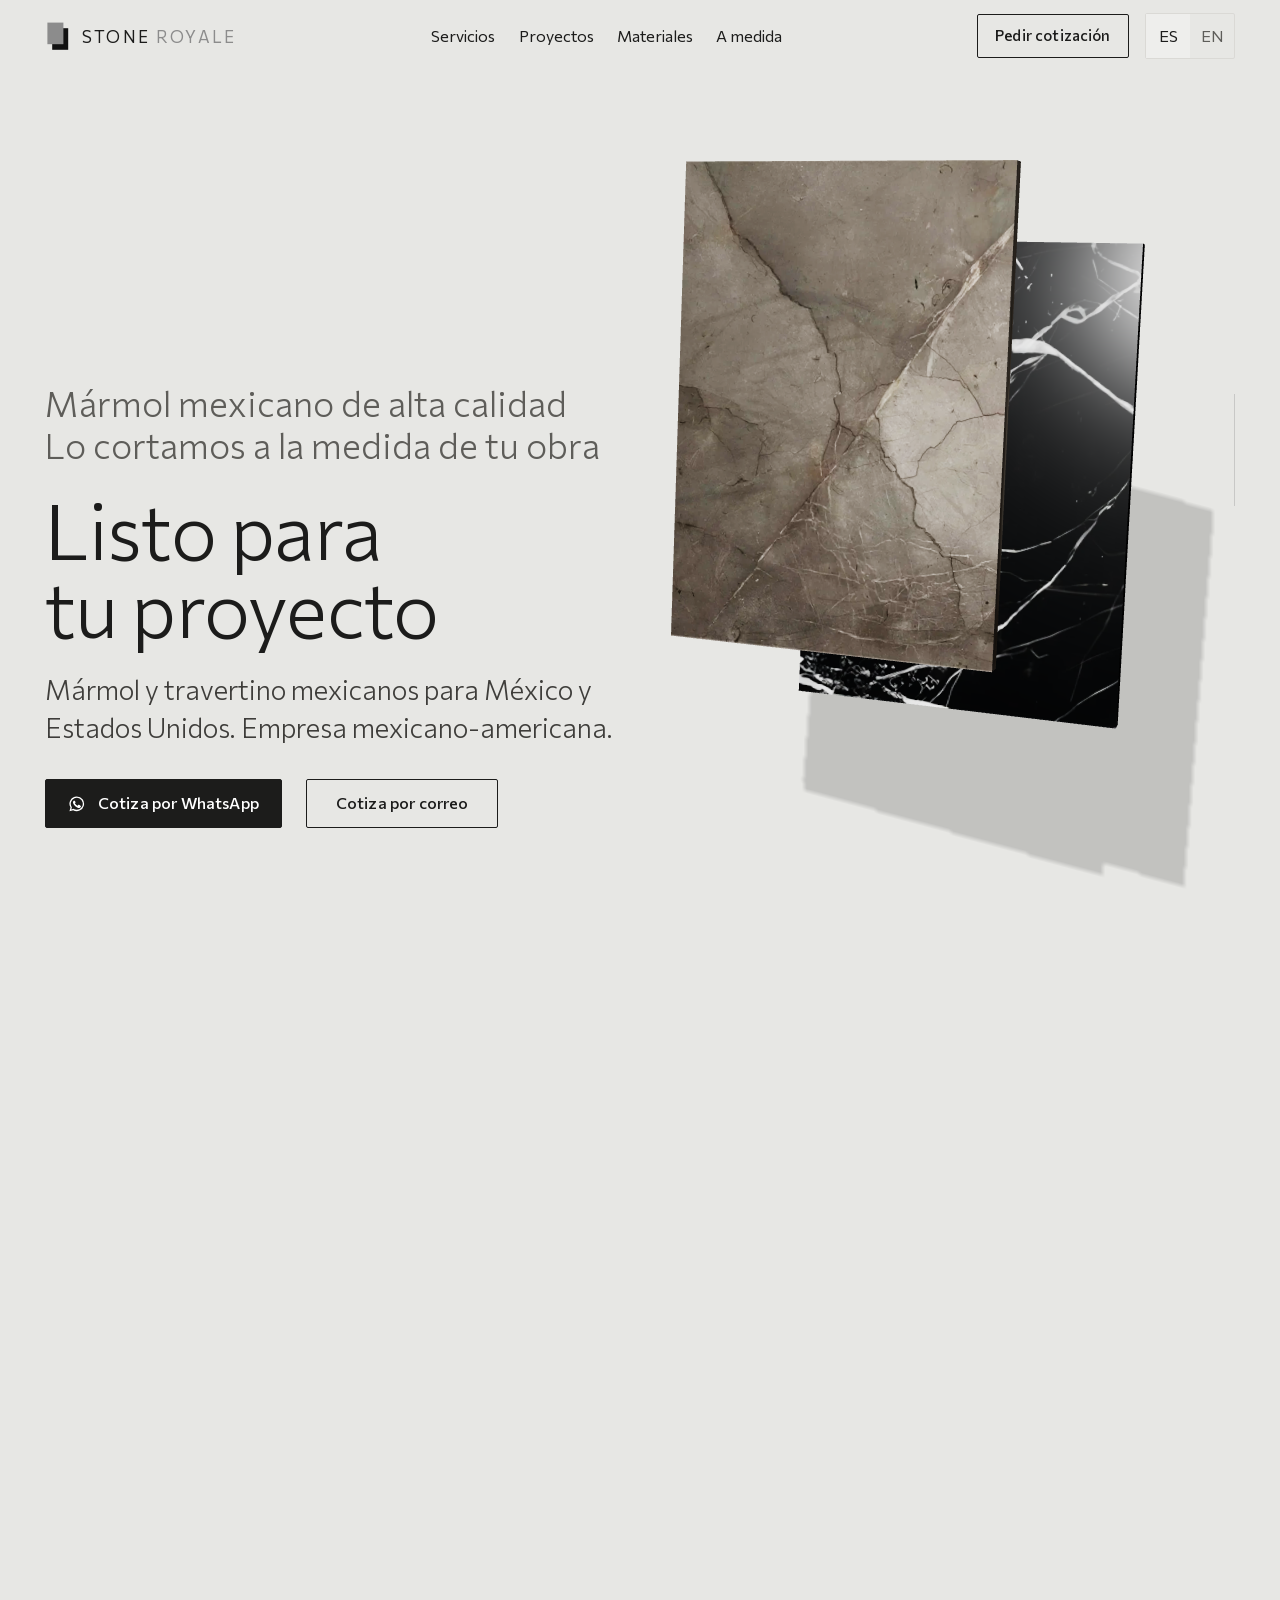
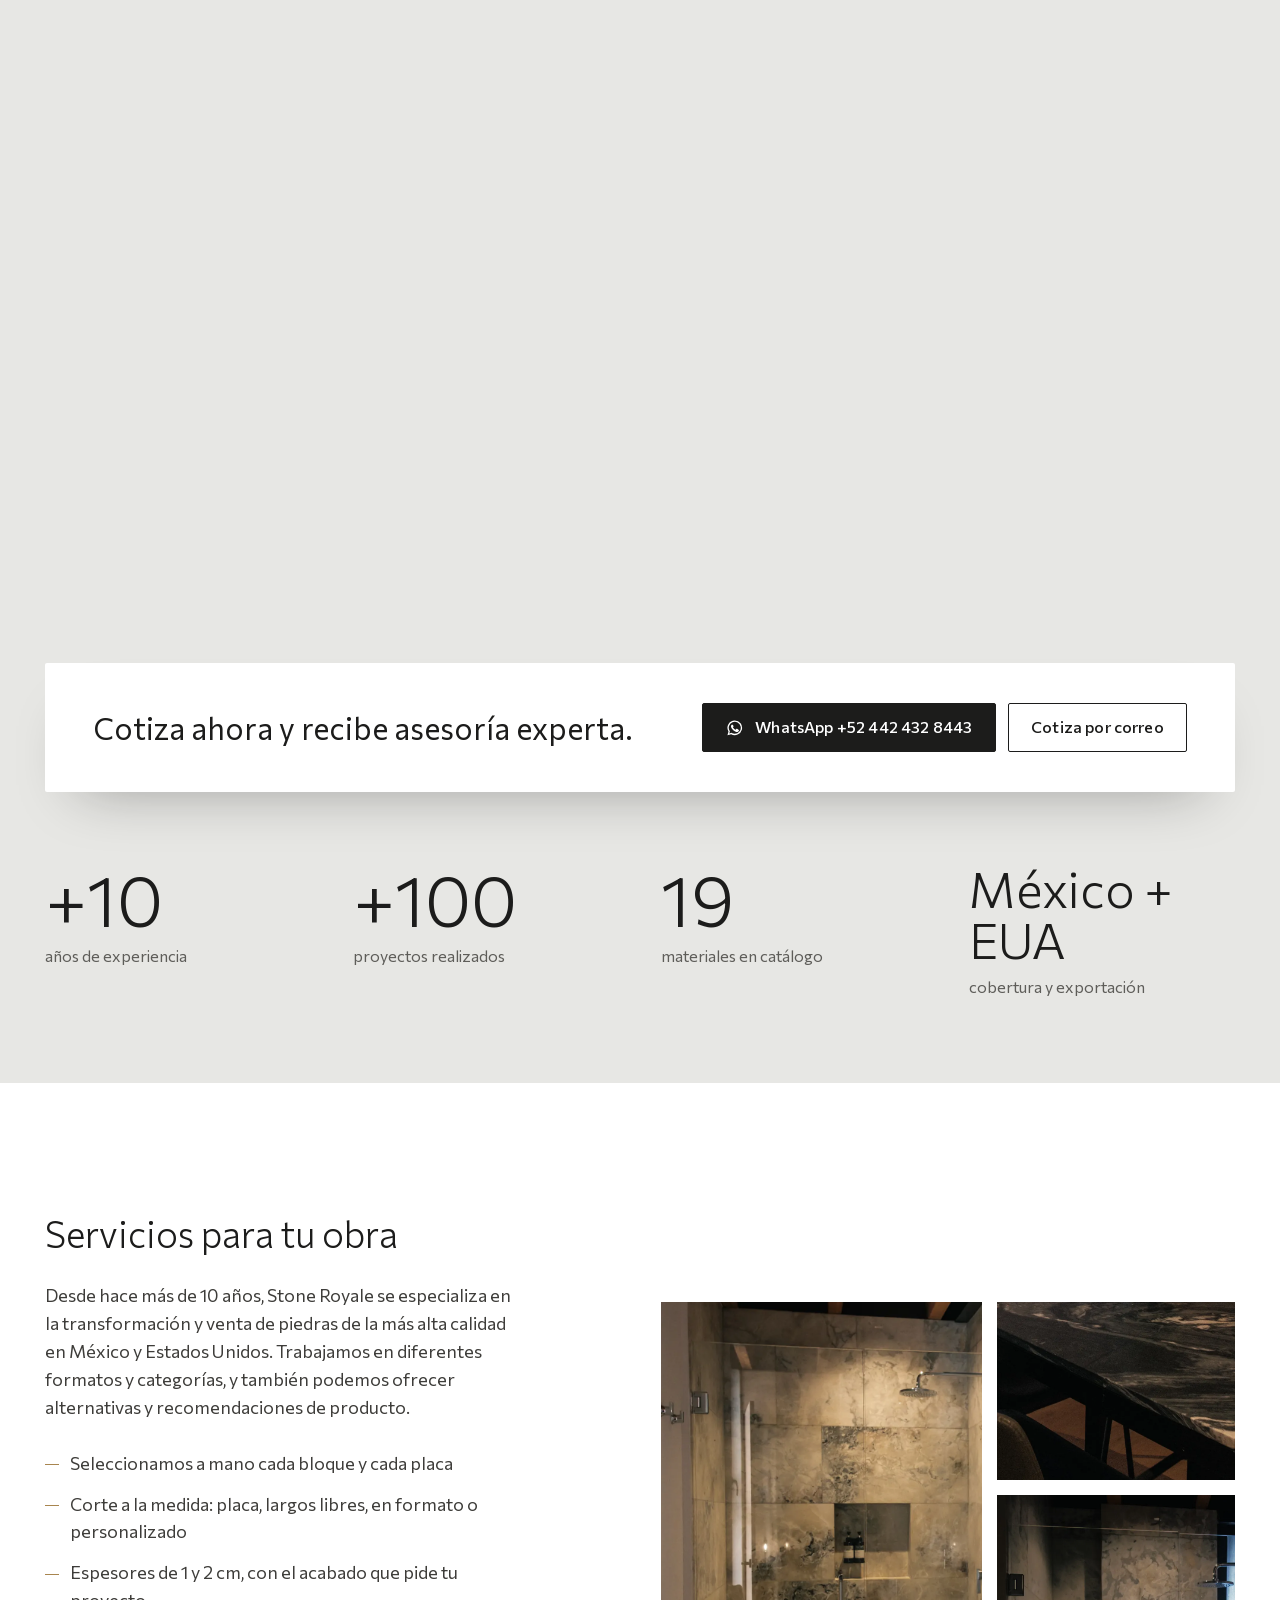
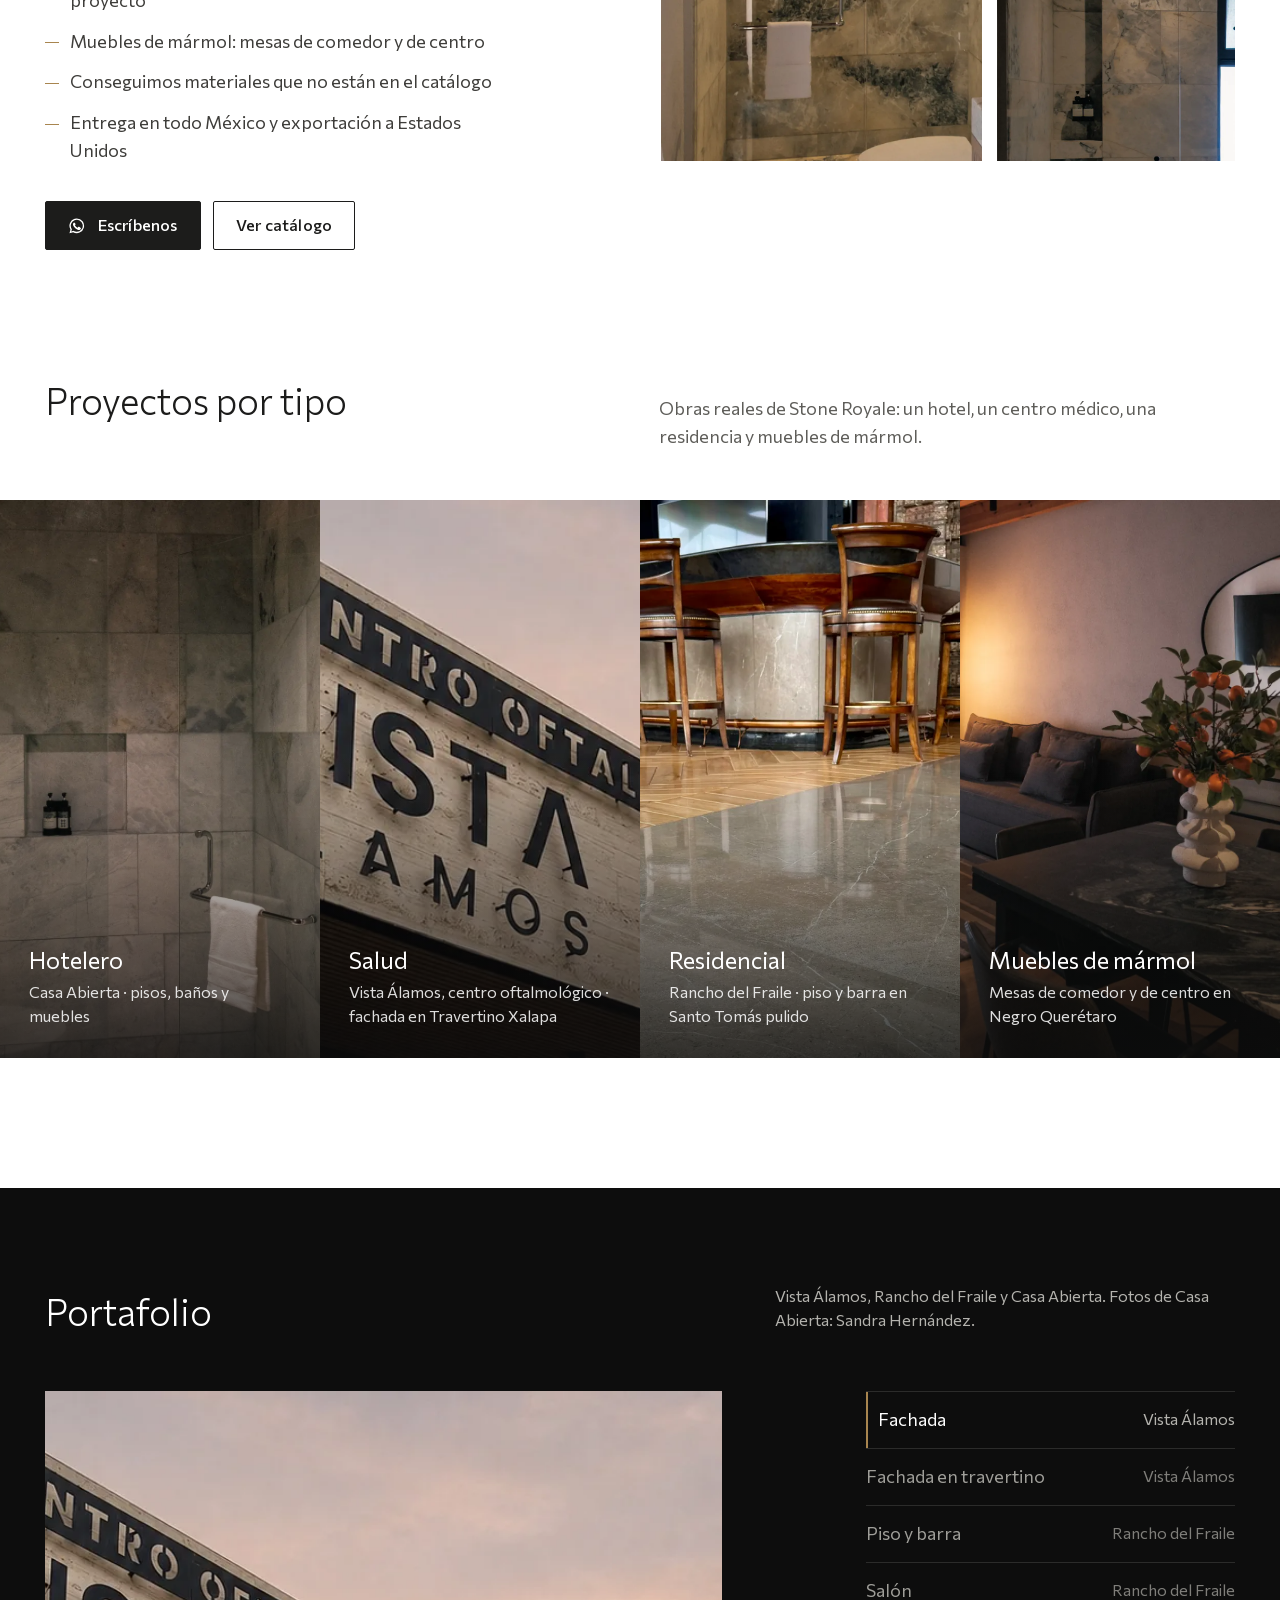
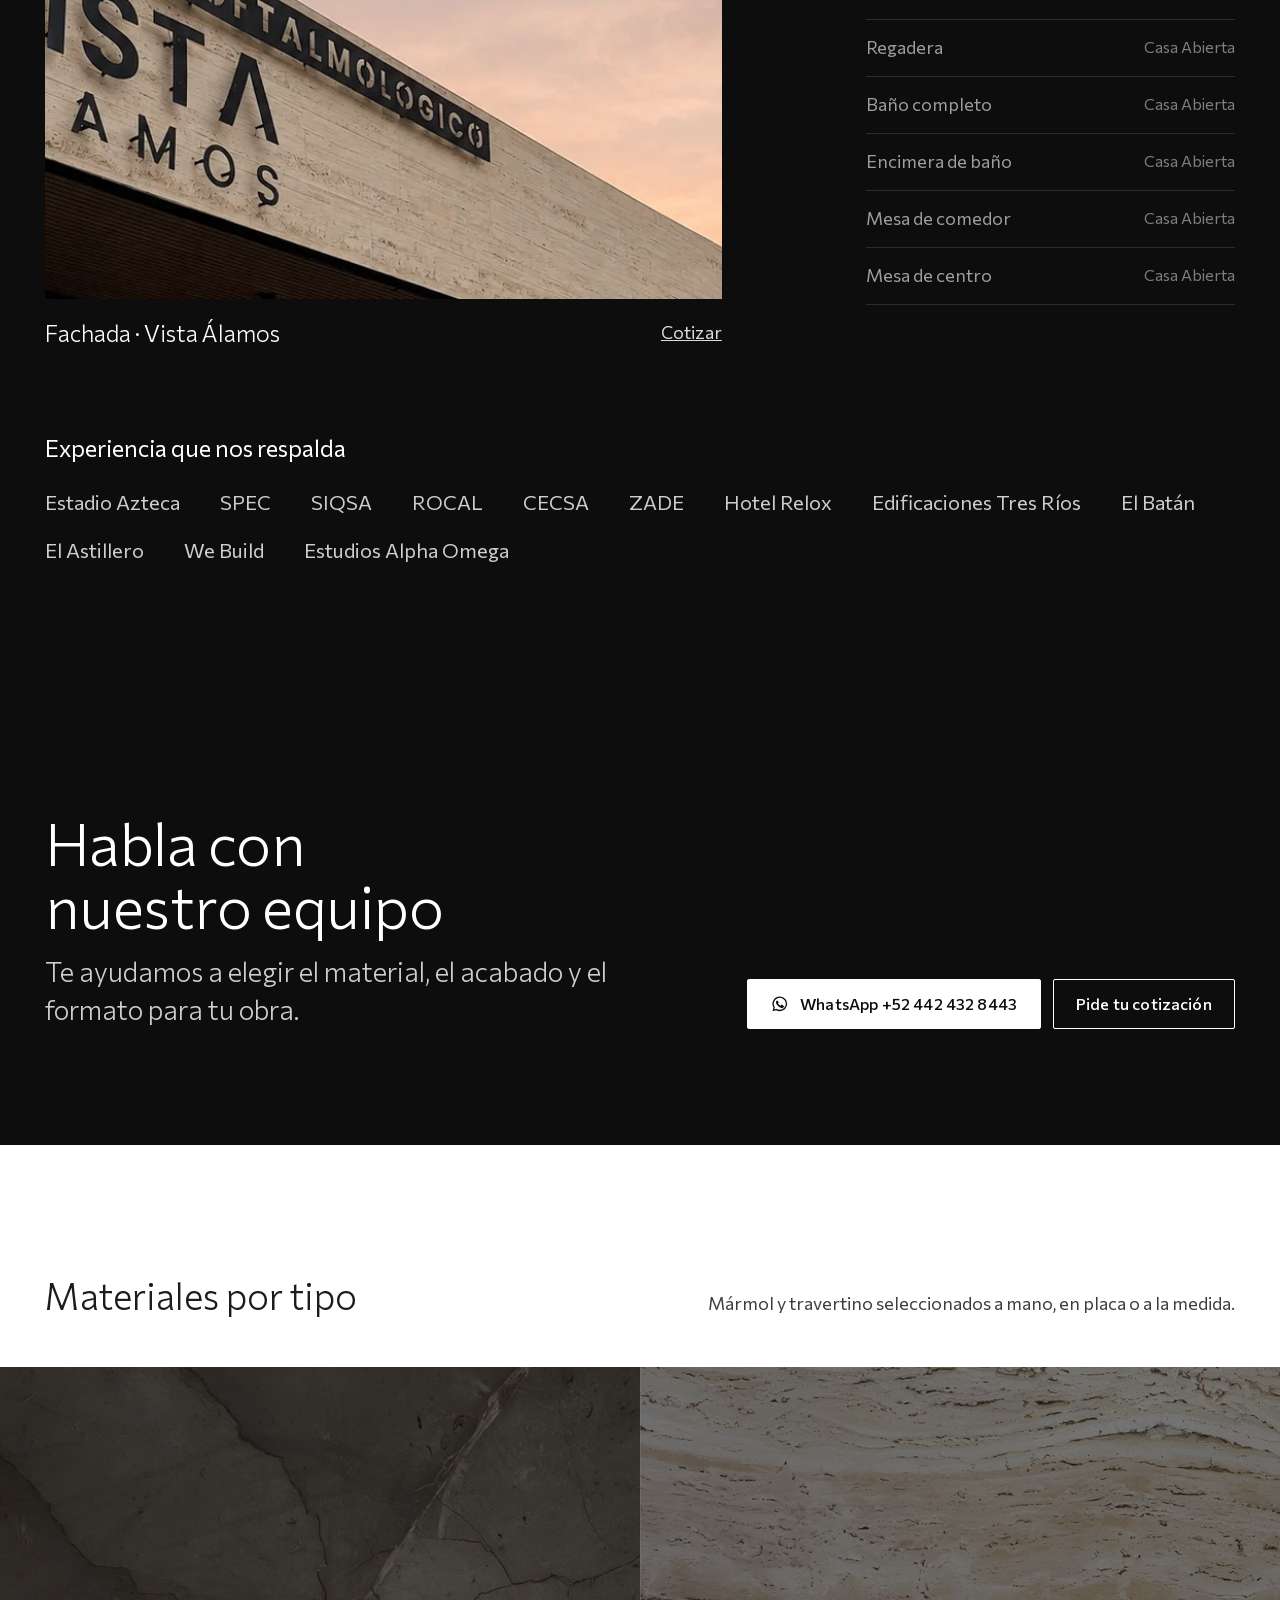
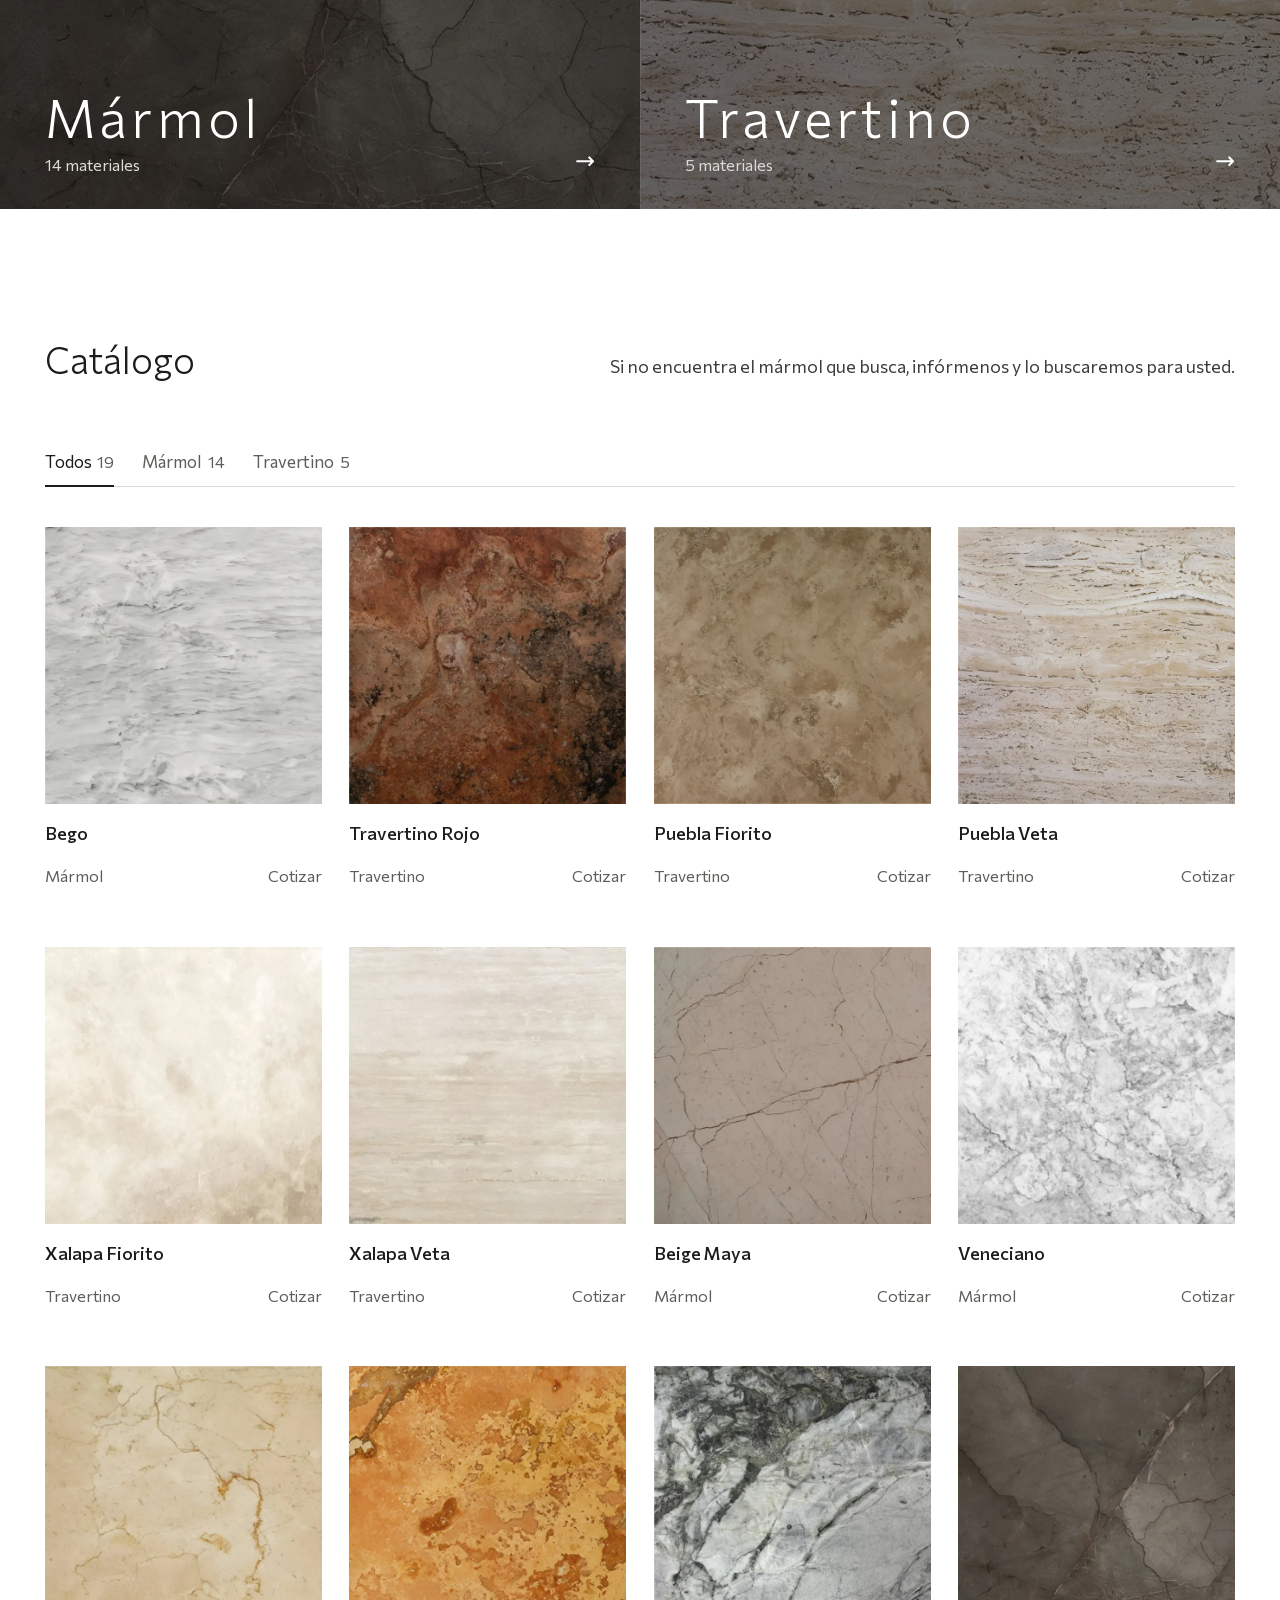
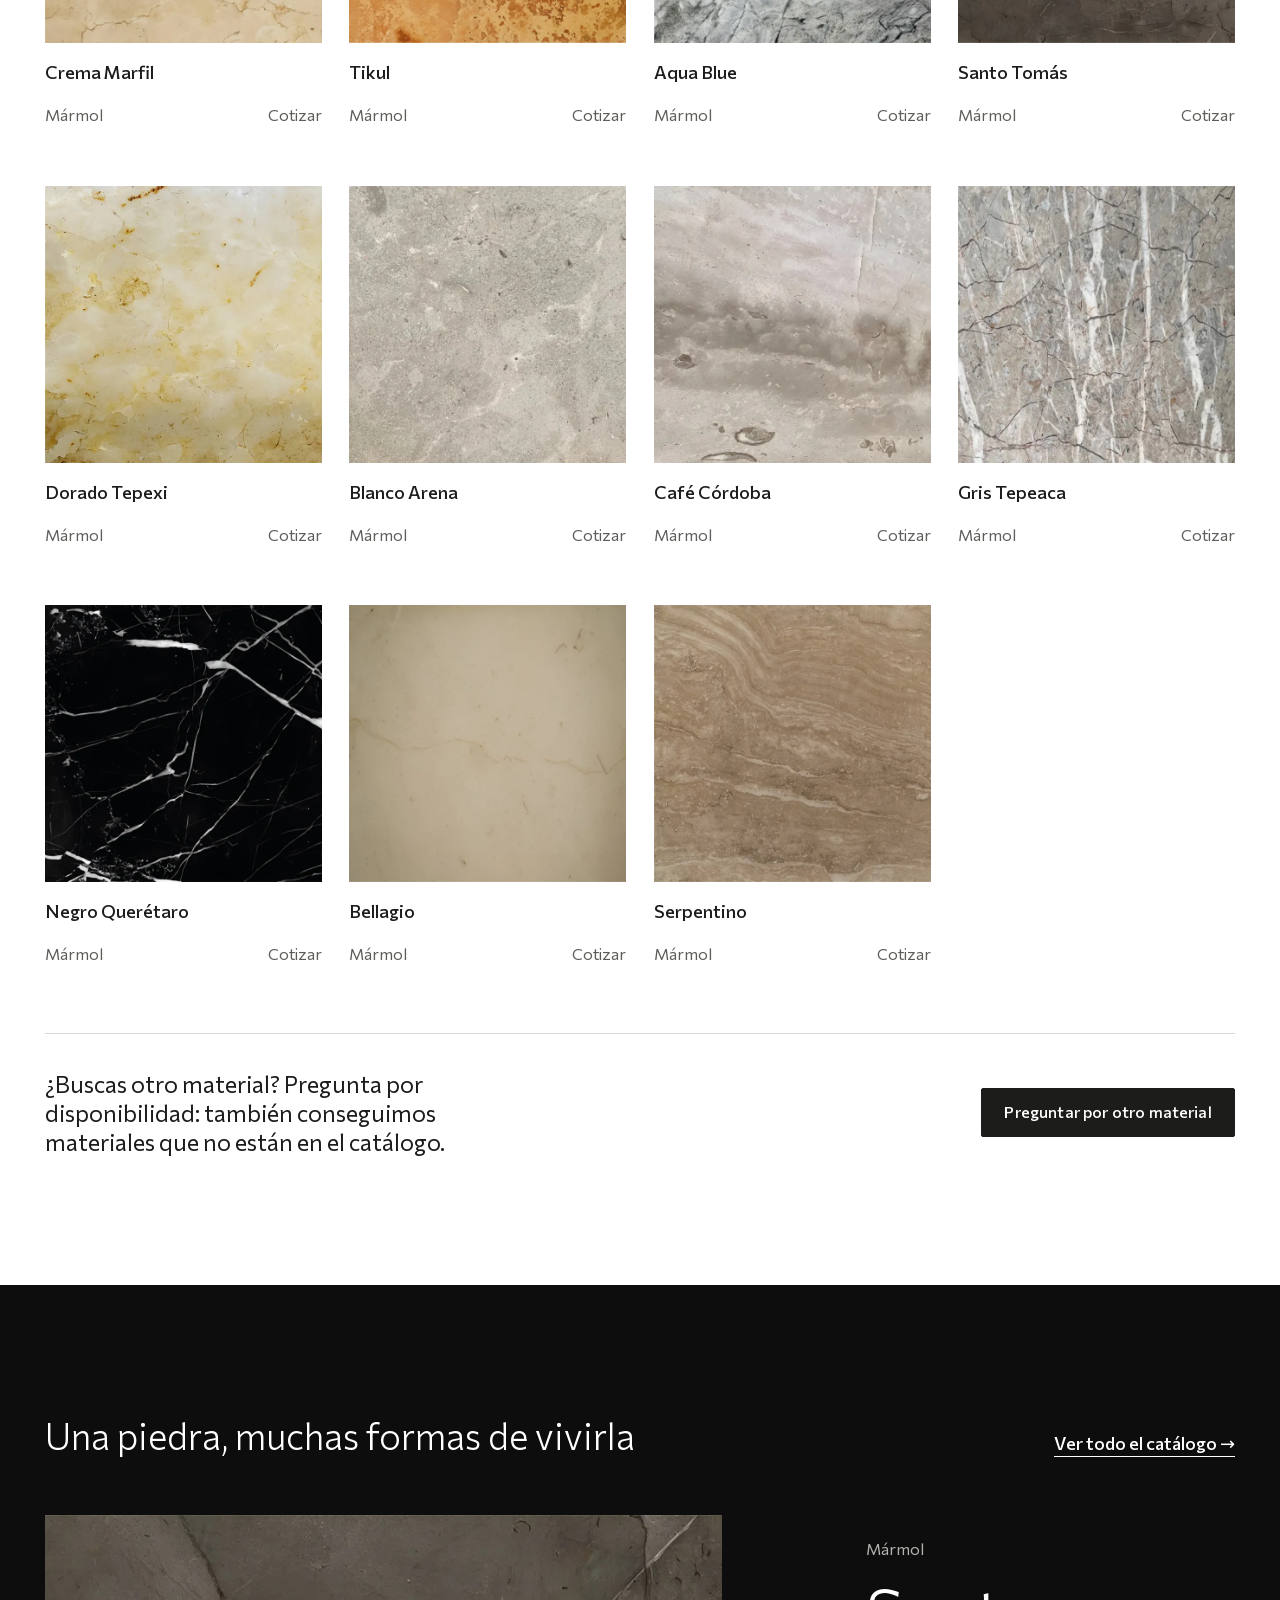
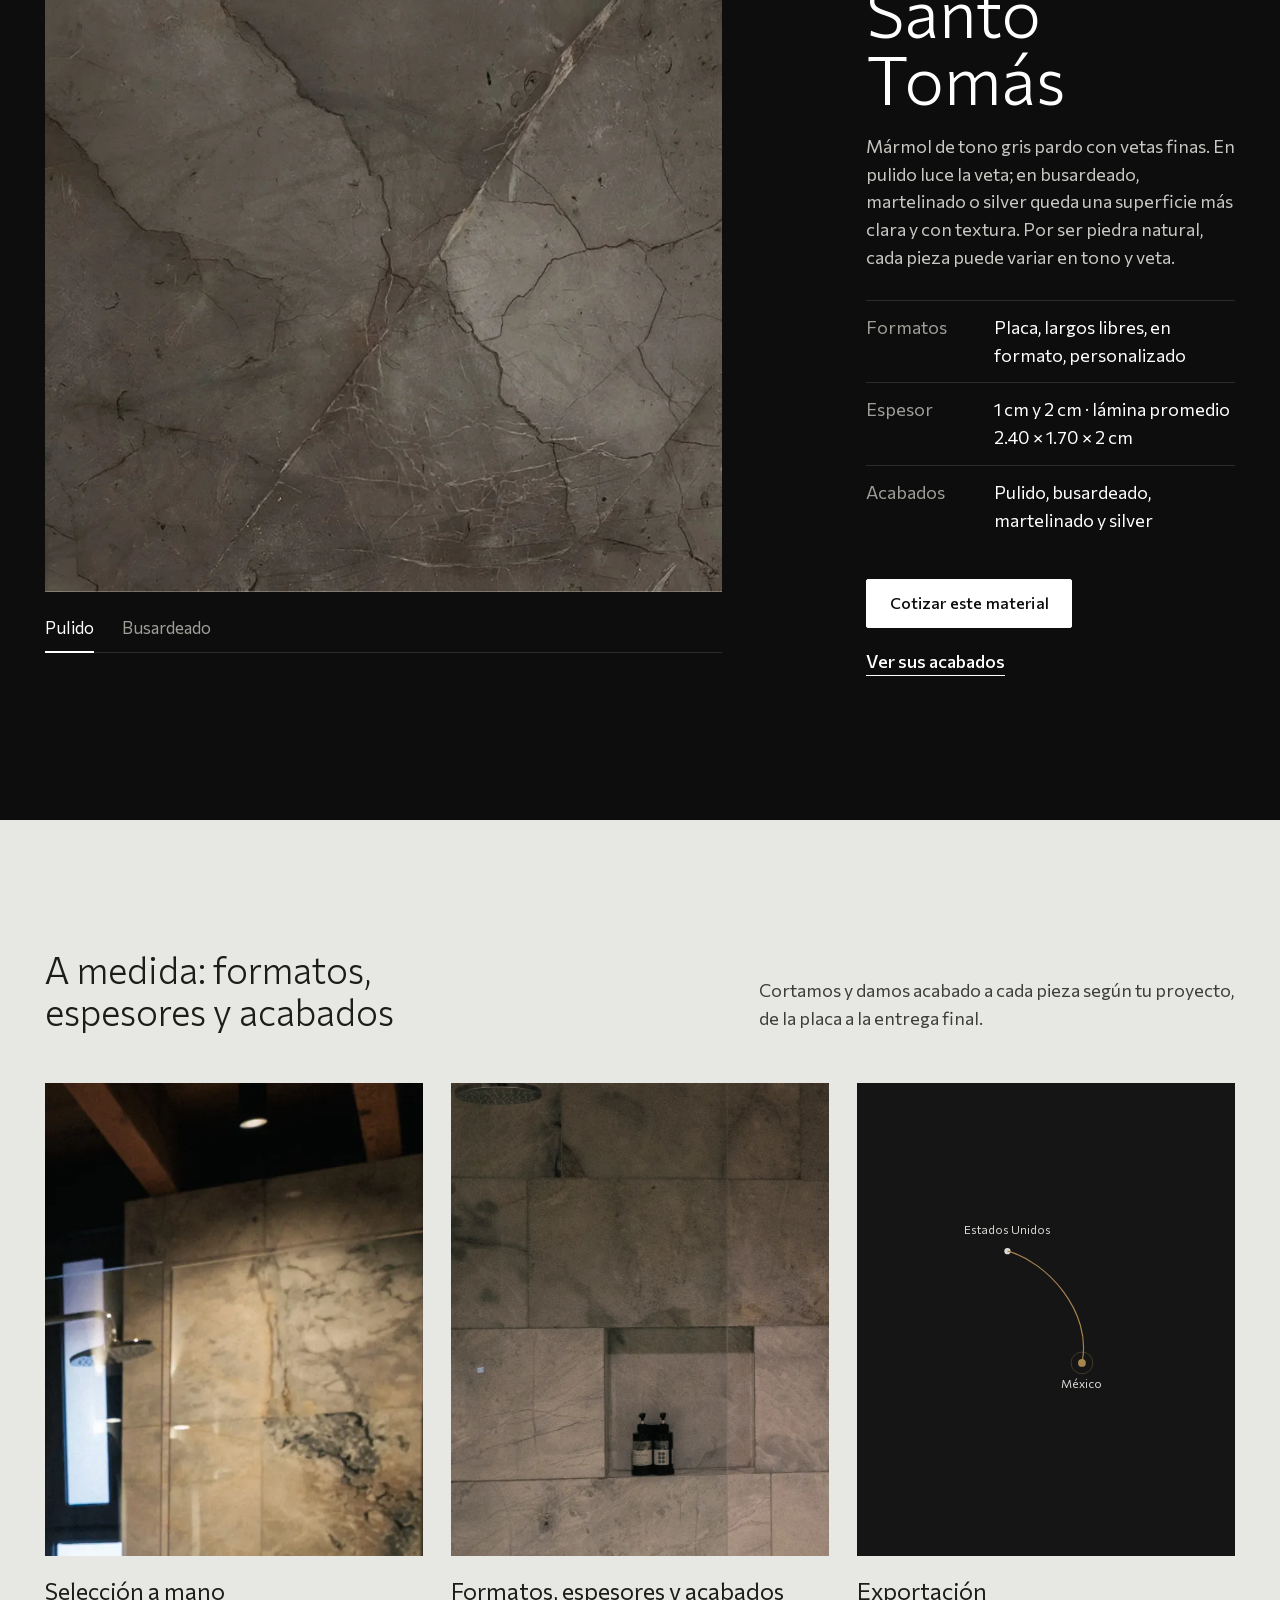
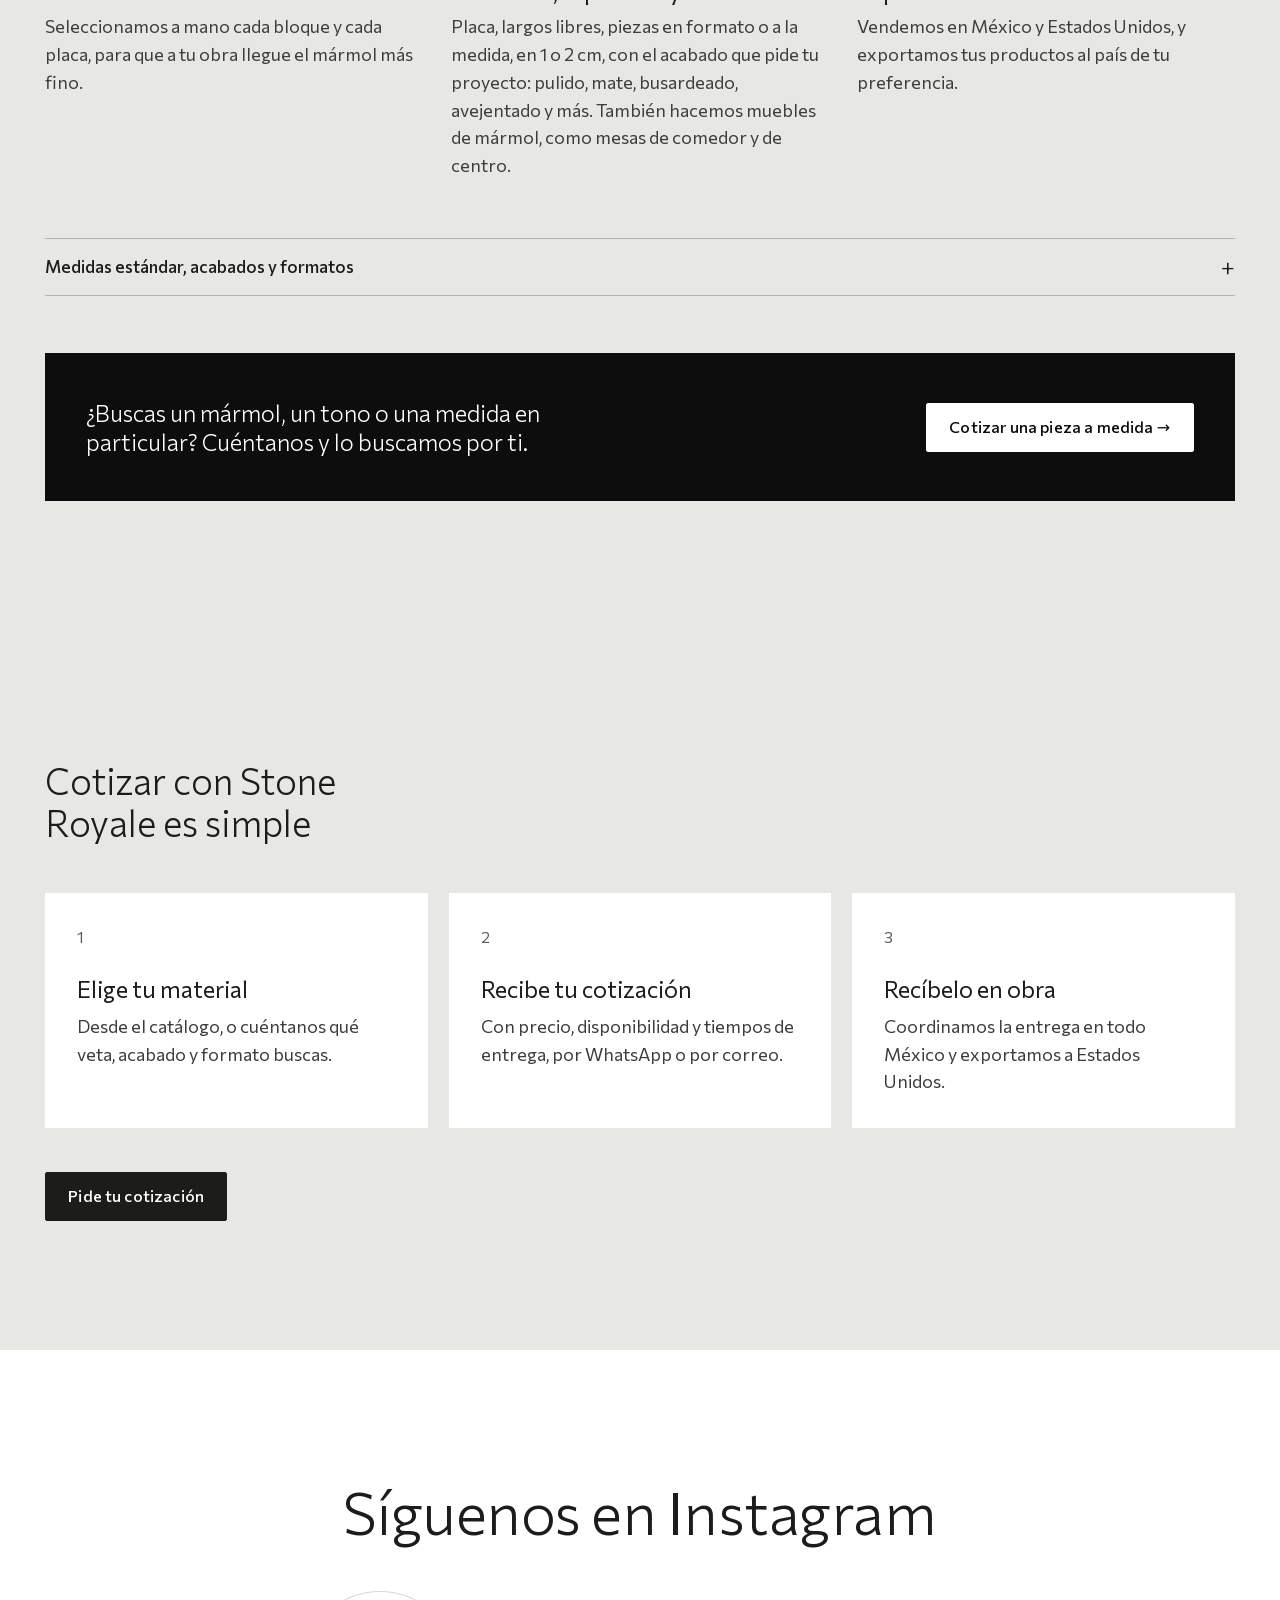
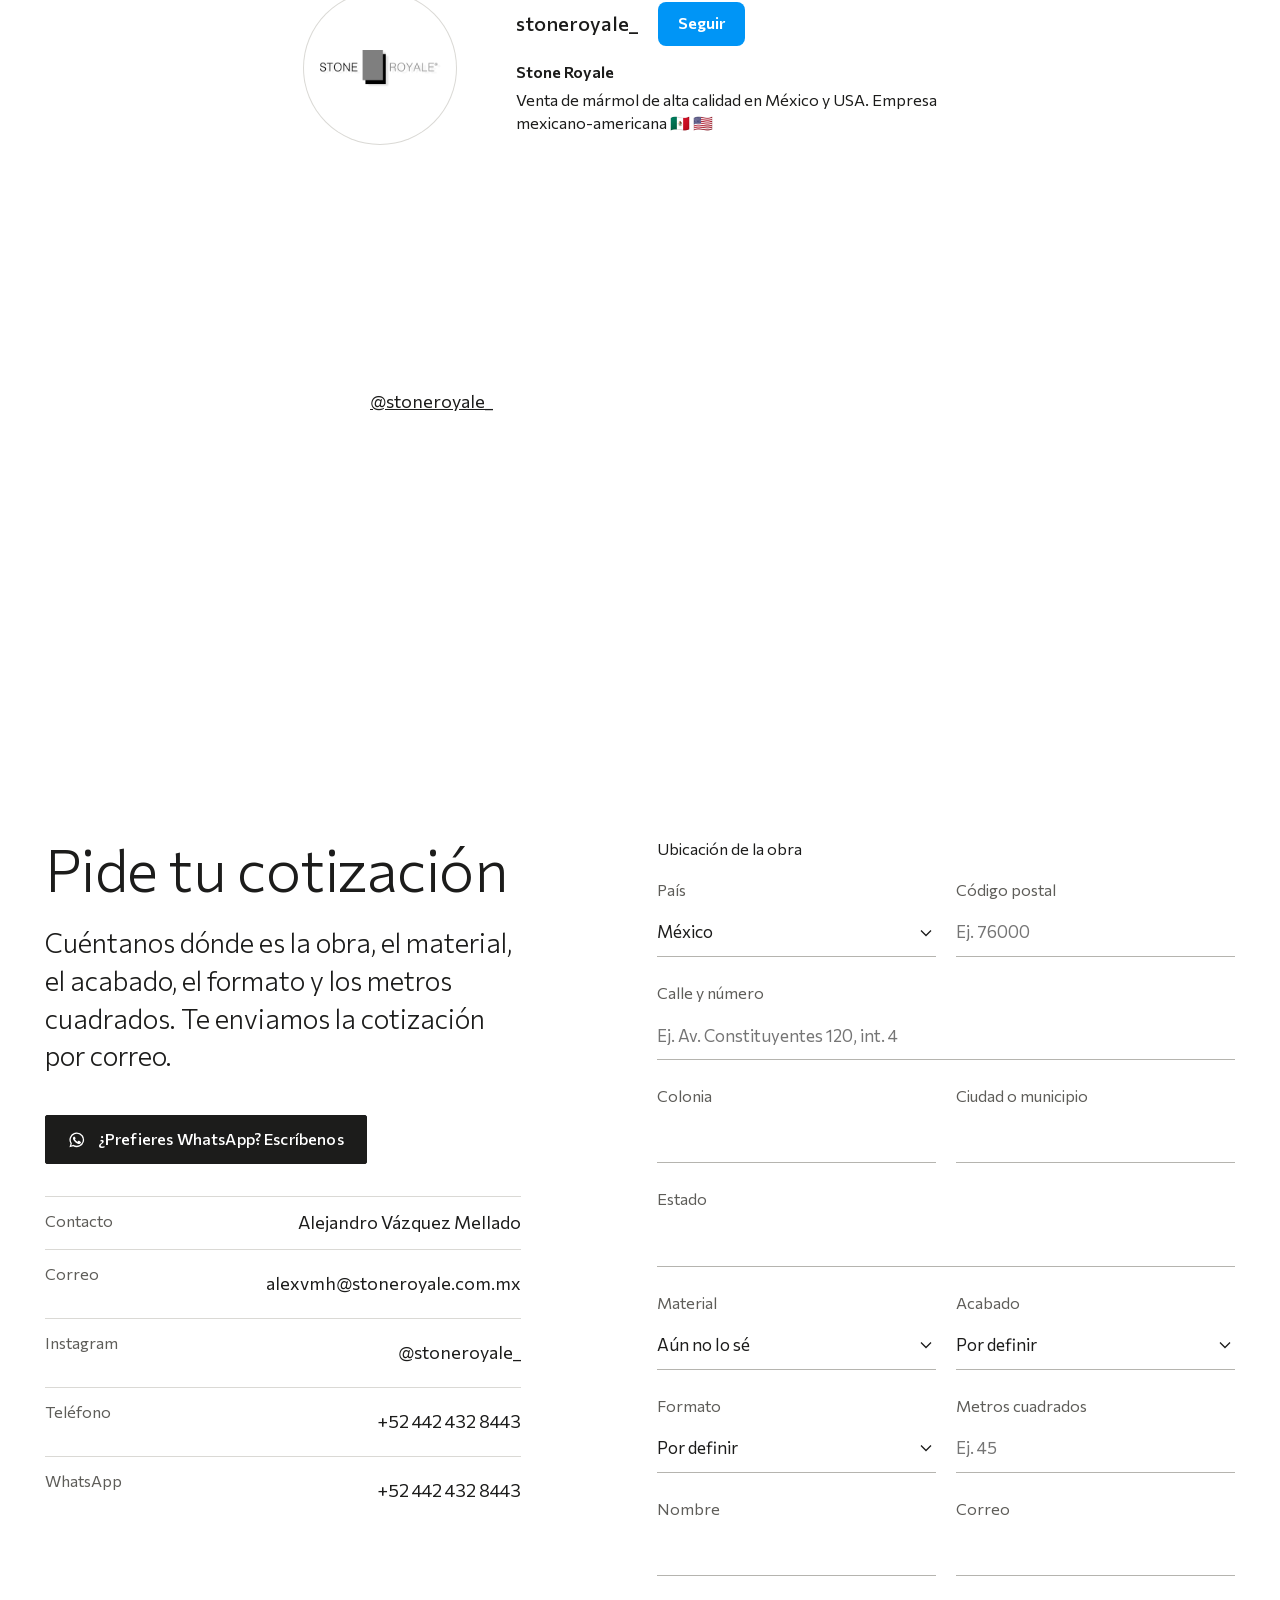
<file: v2/index.html>
<!doctype html>
<html lang="es" class="no-js">
<head>
<meta charset="utf-8">
<meta name="viewport" content="width=device-width, initial-scale=1, viewport-fit=cover">
<title>Stone Royale · Mármol mexicano de alta calidad · versión de prueba</title>
<meta name="robots" content="noindex, nofollow">
<meta name="description" content="Venta de mármol y travertino mexicanos de alta calidad en México y Estados Unidos. Cotiza tu material por WhatsApp o por correo.">
<meta name="theme-color" content="#FFFFFF">
<link rel="preload" href="../assets/fonts/commissioner-latin.woff2" as="font" type="font/woff2" crossorigin>
<link rel="stylesheet" href="../assets/css/sitio.css?v=1123a">
<link rel="stylesheet" href="v2.css?v=1120c">
<link rel="icon" href="data:image/svg+xml,%3Csvg xmlns='http://www.w3.org/2000/svg' viewBox='0 0 32 38'%3E%3Crect x='9' y='9' width='20' height='27' fill='%23111'/%3E%3Crect x='3' y='2' width='20' height='27' fill='%238C8C8C'/%3E%3C/svg%3E">
<script>document.documentElement.className = 'js'; window.SR_CFG = { base: '../', ficha: '../ficha.html', inicio: 'index.html' };</script>
</head>
<body>
<svg width="0" height="0" style="position:absolute" aria-hidden="true">
  <symbol id="iso" viewBox="0 0 32 38"><rect x="9" y="9" width="20" height="27" fill="#111"/><rect x="3" y="2" width="20" height="27" fill="#8C8C8C"/></symbol>
  <symbol id="wa" viewBox="0 0 24 24"><path fill="currentColor" d="M12 2a10 10 0 0 0-8.6 15.1L2 22l5-1.3A10 10 0 1 0 12 2zm0 18.2a8.2 8.2 0 0 1-4.2-1.1l-.3-.2-3 .8.8-2.9-.2-.3A8.2 8.2 0 1 1 12 20.2zm4.5-6.1c-.2-.1-1.5-.7-1.7-.8-.2-.1-.4-.1-.6.1l-.8 1c-.1.2-.3.2-.5.1a6.7 6.7 0 0 1-3.3-2.9c-.3-.4.2-.4.7-1.3.1-.2 0-.3 0-.4l-.8-1.8c-.2-.5-.4-.4-.6-.4h-.5a1 1 0 0 0-.7.3 3 3 0 0 0-.9 2.2 5.2 5.2 0 0 0 1.1 2.8 11.9 11.9 0 0 0 4.6 4c1.7.7 2.3.8 3.2.7.5-.1 1.5-.6 1.8-1.2.2-.6.2-1.1.1-1.2l-.5-.3z"/></symbol>
</svg>

<header class="cabecera">
  <div class="contenedor">
    <a class="marca" href="#inicio" aria-label="Stone Royale, inicio"><svg class="iso" aria-hidden="true"><use href="#iso"/></svg><span>STONE <b>ROYALE</b></span></a>
    <nav class="nav" aria-label="Principal">
      <a href="#empresa" data-en="Services">Servicios</a>
      <a href="#proyectos" data-en="Projects">Proyectos</a>
      <a href="#colecciones" data-en="Materials">Materiales</a>
      <a href="#a-medida" data-en="Made to measure">A medida</a>
    </nav>
    <div style="display:flex;align-items:center;gap:.5rem">
      <a class="boton boton--claro cabecera-cta" href="#cotizar" data-en="Request a quote">Pedir cotización</a>
      <div class="idioma" role="group" aria-label="Idioma"><button type="button" data-idioma="es" aria-pressed="true">ES</button><button type="button" data-idioma="en" aria-pressed="false">EN</button></div>
      <button class="menu-boton" type="button" aria-expanded="false" aria-controls="menu" aria-label="Abrir menú"><i></i><i></i></button>
    </div>
  </div>
</header>
<div class="menu" id="menu">
  <a href="#empresa" data-en="Services">Servicios</a>
  <a href="#proyectos" data-en="Projects">Proyectos</a>
  <a href="#colecciones" data-en="Materials">Materiales</a>
  <a href="#a-medida" data-en="Made to measure">A medida</a>
  <a href="#cotizar" data-en="Get a quote">Cotizar</a>
  <p class="meta"><span data-tel-texto hidden></span><a href="mailto:alexvmh@stoneroyale.com.mx">alexvmh@stoneroyale.com.mx</a></p>
</div>

<main id="inicio">
  <section class="heroe" aria-label="Presentación">
    <div class="heroe-pegado">
      <canvas id="losa" aria-hidden="true"></canvas>
      <div class="heroe-texto">
        <h1 class="heroe-titulo">
          <span class="linea suave" data-en="High-quality Mexican marble">Mármol mexicano de alta calidad</span>
          <span class="linea suave" data-en="We cut it to your project’s measure">Lo cortamos a la medida de tu obra</span>
          <span class="linea fuerte" data-en="Ready for your project">Listo para tu proyecto</span>
        </h1>
        <p class="entrada" data-en="Mexican marble and travertine for Mexico and the United States. A Mexican-American company.">Mármol y travertino mexicanos para México y Estados Unidos. Empresa mexicano-americana.</p>
        <div class="heroe-botones">
          <a class="boton" data-wa data-solo-tel hidden href="#" target="_blank" rel="noopener"><svg aria-hidden="true"><use href="#wa"/></svg><span data-en="Quote on WhatsApp">Cotiza por WhatsApp</span></a>
          <a class="boton boton--claro" href="#cotizar" data-en="Quote by email">Cotiza por correo</a>
        </div>
      </div>
      <div class="heroe-estatico" aria-hidden="true"><div class="losa"><img src="../assets/img/mat/sto-tomas-hd.webp" alt="" width="800" height="800" fetchpriority="high"></div></div>
      <div class="heroe-material" aria-live="polite">
        <span class="meta" data-en="On the slab">En la losa</span>
        <a class="nombre" id="nombre-losa" href="#catalogo">Santo Tomás</a>
      </div>
      <div class="heroe-avance" aria-hidden="true"><i></i></div>
      <aside class="heroe-ficha" id="heroe-ficha" aria-label="Mármol en la losa">
        <div class="hf-cuerpo" aria-live="polite">
          <h2 class="hf-nombre hf-a"></h2>
          <p class="hf-tipo hf-a"></p>
          <p class="hf-desc hf-a"></p>
          <dl class="hf-datos">
            <div class="hf-a"><dt data-en="Finishes">Acabados</dt><dd class="hf-acabados"></dd></div>
            <div class="hf-a"><dt data-en="Formats">Formatos</dt><dd class="hf-formatos"></dd></div>
            <div class="hf-a hf-extra"><dt data-en="Sizes">Medidas</dt><dd class="hf-medidas"></dd></div>
            <div class="hf-a hf-extra"><dt data-en="Uses">Usos</dt><dd class="hf-usos"></dd></div>
          </dl>
          <div class="hf-acciones hf-a"><a class="boton hf-ver" href="#catalogo"></a><a class="enlace hf-cotizar" href="#cotizar" data-en="Quote this material">Cotizar este material</a></div>
        </div>
        <div class="hf-miniaturas" role="group" aria-label="Elegir mármol"></div>
      </aside>
    </div>
  </section>

  <section class="cifras" aria-label="Stone Royale en cifras">
    <div class="contenedor">
      <div class="tarjeta-cotiza revela">
        <p class="tarjeta-cotiza-titulo" data-en="Get a quote now with expert advice.">Cotiza ahora y recibe asesoría experta.</p>
        <div class="botones-fila">
          <a class="boton" data-wa data-solo-tel hidden href="#" target="_blank" rel="noopener"><svg aria-hidden="true"><use href="#wa"/></svg><span>WhatsApp <b class="tel-num" data-tel-texto></b></span></a>
          <a class="boton boton--claro" href="#cotizar" data-en="Quote by email">Cotiza por correo</a>
        </div>
      </div>
    </div>
    <ul class="contenedor cifras-lista">
      <li class="revela"><span class="cifra">+10</span><span class="cifra-texto" data-en="years of experience">años de experiencia</span></li>
      <li class="revela"><span class="cifra">+100</span><span class="cifra-texto" data-en="completed projects">proyectos realizados</span></li>
      <li class="revela"><span class="cifra" data-cifra="materiales"></span><span class="cifra-texto" data-en="materials in the catalog">materiales en catálogo</span></li>
      <li class="revela"><span class="cifra cifra--palabra" data-en="Mexico + USA">México + EUA</span><span class="cifra-texto" data-en="coverage and export">cobertura y exportación</span></li>
    </ul>
  </section>

  <section class="seccion criterio" id="empresa" aria-labelledby="criterio-titulo">
    <div class="contenedor criterio-rejilla">
      <div class="criterio-texto revela">
        <h2 class="t-l" id="criterio-titulo" data-en="Services for your project">Servicios para tu obra</h2>
        <p data-en="For more than 10 years, Stone Royale has specialized in transforming and selling top-quality stone in Mexico and the United States. We work in different formats and categories, and we can also offer alternatives and product recommendations.">Desde hace más de 10 años, Stone Royale se especializa en la transformación y venta de piedras de la más alta calidad en México y Estados Unidos. Trabajamos en diferentes formatos y categorías, y también podemos ofrecer alternativas y recomendaciones de producto.</p>
        <ul class="servicios-lista">
          <li data-en="We hand-pick every block and every slab">Seleccionamos a mano cada bloque y cada placa</li>
          <li data-en="Cut to measure: slab, free lengths, cut to format or custom">Corte a la medida: placa, largos libres, en formato o personalizado</li>
          <li data-en="1 and 2 cm thick, with the finish your project needs">Espesores de 1 y 2 cm, con el acabado que pide tu proyecto</li>
          <li data-en="Marble furniture: dining and coffee tables">Muebles de mármol: mesas de comedor y de centro</li>
          <li data-en="We source materials that are not in the catalog">Conseguimos materiales que no están en el catálogo</li>
          <li data-en="Delivery anywhere in Mexico and export to the United States">Entrega en todo México y exportación a Estados Unidos</li>
        </ul>
        <div class="botones-fila">
          <a class="boton" data-wa data-solo-tel hidden href="#" target="_blank" rel="noopener"><svg aria-hidden="true"><use href="#wa"/></svg><span data-en="Talk to us">Escríbenos</span></a>
          <a class="boton boton--claro" href="#catalogo" data-en="See the catalog">Ver catálogo</a>
        </div>
      </div>
      <div class="criterio-fotos revela">
        <img class="f1" src="../assets/img/usos/ca-regadera-marmol-veta.webp" alt="Regadera con muros de mármol veteado, obra Casa Abierta" data-en-alt="Shower with veined marble walls, Casa Abierta project" width="1000" height="1231" loading="lazy">
        <img class="f2" src="../assets/img/usos/ca-cubierta-marmol-negro.webp" alt="Cubierta de mármol negro veteado en una mesa de comedor, obra Casa Abierta" data-en-alt="Veined black marble dining table top, Casa Abierta project" width="1000" height="600" loading="lazy">
        <img class="f3" src="../assets/img/usos/ca-muro-marmol-veta.webp" alt="Muro de mármol con veta natural en un baño, obra Casa Abierta" data-en-alt="Marble wall with natural veining in a bathroom, Casa Abierta project" width="840" height="940" loading="lazy">
      </div>
    </div>
  </section>

  <section class="seccion tipos" id="tipos" aria-labelledby="tipos-titulo">
    <div class="contenedor">
      <div class="tipos-cabeza revela">
        <h2 class="t-l" id="tipos-titulo" data-en="Projects by type">Proyectos por tipo</h2>
        <p data-en="Real Stone Royale projects: a hotel, a medical center, a residence and marble furniture.">Obras reales de Stone Royale: un hotel, un centro médico, una residencia y muebles de mármol.</p>
      </div>
    </div>
    <ul class="tipos-franjas">
      <li><a href="#proyectos" data-obra="ca-regadera-marmol-blanco"><img src="../assets/img/usos/ca-regadera-marmol-blanco.webp" alt="Regadera revestida en mármol blanco veteado, hotel Casa Abierta" data-en-alt="Shower clad in veined white marble, Casa Abierta hotel" loading="lazy"><span class="franja-texto"><span class="t-m" data-en="Hospitality">Hotelero</span><span class="meta" data-en="Casa Abierta · floors, bathrooms and furniture">Casa Abierta · pisos, baños y muebles</span></span></a></li>
      <li><a href="#proyectos" data-obra="pr-vista-alamos-fachada"><img src="../assets/img/usos/pr-vista-alamos-fachada.webp" alt="Fachada en Travertino Xalapa al corte con el letrero del centro oftalmológico Vista Álamos" data-en-alt="Saw-cut Xalapa travertine façade with the Vista Álamos eye clinic sign" width="988" height="493" loading="lazy"><span class="franja-texto"><span class="t-m" data-en="Healthcare">Salud</span><span class="meta" data-en="Vista Álamos eye clinic · Xalapa travertine façade">Vista Álamos, centro oftalmológico · fachada en Travertino Xalapa</span></span></a></li>
      <li><a href="#proyectos" data-obra="pr-rancho-piso-barra-santo-tomas"><img src="../assets/img/usos/pr-rancho-piso-barra-santo-tomas.webp" alt="Piso y frente de barra en mármol Santo Tomás, Rancho del Fraile" data-en-alt="Floor and bar front in Santo Tomás marble, Rancho del Fraile" loading="lazy"><span class="franja-texto"><span class="t-m" data-en="Residential">Residencial</span><span class="meta" data-en="Rancho del Fraile · floor and bar in polished Santo Tomás">Rancho del Fraile · piso y barra en Santo Tomás pulido</span></span></a></li>
      <li><a href="#proyectos" data-obra="ca-mesa-comedor-marmol"><img src="../assets/img/usos/ca-mesa-comedor-marmol.webp" alt="Mesa de comedor con cubierta de mármol Negro Querétaro" data-en-alt="Dining table with a Negro Querétaro marble top" loading="lazy"><span class="franja-texto"><span class="t-m" data-en="Marble furniture">Muebles de mármol</span><span class="meta" data-en="Dining and coffee tables in Negro Querétaro">Mesas de comedor y de centro en Negro Querétaro</span></span></a></li>
    </ul>
  </section>

  <section class="seccion proyectos oscuro" id="proyectos" aria-labelledby="proy-titulo">
    <div class="contenedor proyectos-cabeza">
      <h2 class="t-l revela" id="proy-titulo" data-en="Portfolio">Portafolio</h2>
      <p class="meta revela nota-fotos" data-en="Vista Álamos, Rancho del Fraile and Casa Abierta. Casa Abierta photos: Sandra Hernández.">Vista Álamos, Rancho del Fraile y Casa Abierta. Fotos de Casa Abierta: Sandra Hernández.</p>
    </div>
    <div class="contenedor obras">
      <figure class="obras-visor revela">
        <button type="button" data-visor aria-label="Ampliar foto"><img id="obra-img" src="../assets/img/usos/pr-vista-alamos-fachada.webp" alt="Fachada en Travertino Xalapa al corte con el letrero del centro oftalmológico Vista Álamos" data-en-alt="Saw-cut Xalapa travertine façade with the Vista Álamos eye clinic sign" width="988" height="493" loading="lazy"></button>
        <figcaption><span class="t-m" id="obra-nombre">Fachada · Vista Álamos</span><a href="#cotizar" data-uso="Fachada" data-en="Quote">Cotizar</a></figcaption>
      </figure>
      <ol class="obras-lista" id="obras-lista">
        <li><button type="button" aria-pressed="true" data-img="pr-vista-alamos-fachada" data-alt="Fachada en Travertino Xalapa al corte con el letrero del centro oftalmológico Vista Álamos" data-alt-en="Saw-cut Xalapa travertine façade with the Vista Álamos eye clinic sign"><span data-en="Façade">Fachada</span><span class="meta" data-en="Vista Álamos">Vista Álamos</span></button></li>
        <li><button type="button" aria-pressed="false" data-img="pr-cordelia-fachada-travertino" data-alt="Fachada revestida en Travertino Xalapa al corte, conjunto Vista Álamos" data-alt-en="Façade clad in saw-cut Xalapa travertine, Vista Álamos complex"><span data-en="Travertine façade">Fachada en travertino</span><span class="meta" data-en="Vista Álamos">Vista Álamos</span></button></li>
        <li><button type="button" aria-pressed="false" data-img="pr-rancho-piso-barra-santo-tomas" data-alt="Piso y frente de barra en mármol Santo Tomás pulido brillado, Rancho del Fraile" data-alt-en="Floor and bar front in high-polish Santo Tomás marble, Rancho del Fraile"><span data-en="Floor and bar">Piso y barra</span><span class="meta" data-en="Rancho del Fraile">Rancho del Fraile</span></button></li>
        <li><button type="button" aria-pressed="false" data-img="pr-rancho-salon-santo-tomas" data-alt="Salón con piso de mármol Santo Tomás pulido, Rancho del Fraile" data-alt-en="Hall with a polished Santo Tomás marble floor, Rancho del Fraile"><span data-en="Hall">Salón</span><span class="meta" data-en="Rancho del Fraile">Rancho del Fraile</span></button></li>
        <li><button type="button" aria-pressed="false" data-img="ca-regadera-marmol-blanco" data-alt="Regadera revestida en mármol blanco veteado con nicho, hotel Casa Abierta" data-alt-en="Shower clad in veined white marble with a niche, Casa Abierta hotel"><span data-en="Shower">Regadera</span><span class="meta" data-en="Casa Abierta">Casa Abierta</span></button></li>
        <li><button type="button" aria-pressed="false" data-img="ca-bano-regadera-veteada" data-alt="Baño con regadera de mármol veteado y lavabo sobre cubierta de mármol, hotel Casa Abierta" data-alt-en="Bathroom with a veined marble shower and a sink on a marble top, Casa Abierta hotel"><span data-en="Full bathroom">Baño completo</span><span class="meta" data-en="Casa Abierta">Casa Abierta</span></button></li>
        <li><button type="button" aria-pressed="false" data-img="ca-lavabo-cubierta-marmol" data-alt="Lavabo sobre cubierta de mármol junto a la regadera de mármol, hotel Casa Abierta" data-alt-en="Sink on a marble top next to the marble shower, Casa Abierta hotel"><span data-en="Vanity top">Encimera de baño</span><span class="meta" data-en="Casa Abierta">Casa Abierta</span></button></li>
        <li><button type="button" aria-pressed="false" data-img="ca-mesa-comedor-marmol" data-alt="Mesa de comedor con cubierta de mármol Negro Querétaro, hotel Casa Abierta" data-alt-en="Dining table with a Negro Querétaro marble top, Casa Abierta hotel"><span data-en="Dining table">Mesa de comedor</span><span class="meta" data-en="Casa Abierta">Casa Abierta</span></button></li>
        <li><button type="button" aria-pressed="false" data-img="ca-mesa-centro-marmol" data-alt="Mesa de centro redonda con cubierta de mármol Negro Querétaro, hotel Casa Abierta" data-alt-en="Round coffee table with a Negro Querétaro marble top, Casa Abierta hotel"><span data-en="Coffee table">Mesa de centro</span><span class="meta" data-en="Casa Abierta">Casa Abierta</span></button></li>
      </ol>
    </div>
    <div class="contenedor respaldo revela">
      <h3 class="t-m" data-en="Experience that backs us">Experiencia que nos respalda</h3>
      <ul class="respaldo-lista" aria-label="Clientes"><li>Estadio Azteca</li><li>SPEC</li><li>SIQSA</li><li>ROCAL</li><li>CECSA</li><li>ZADE</li><li>Hotel Relox</li><li>Edificaciones Tres Ríos</li><li>El Batán</li><li>El Astillero</li><li>We Build</li><li>Estudios Alpha Omega</li></ul>
    </div>
  </section>

  <section class="banda-cta oscuro" aria-labelledby="hablar-titulo">
    <div class="contenedor banda-cta-rejilla revela">
      <div>
        <h2 class="t-xl" id="hablar-titulo" data-en="Talk to our team">Habla con nuestro equipo</h2>
        <p class="entrada" data-en="We help you choose the material, finish and format for your project.">Te ayudamos a elegir el material, el acabado y el formato para tu obra.</p>
      </div>
      <div class="botones-fila">
        <a class="boton" data-wa data-solo-tel hidden href="#" target="_blank" rel="noopener"><svg aria-hidden="true"><use href="#wa"/></svg><span>WhatsApp <b class="tel-num" data-tel-texto></b></span></a>
        <a class="boton boton--claro" href="#cotizar" data-en="Request a quote">Pide tu cotización</a>
      </div>
    </div>
  </section>

  <section class="colecciones" id="colecciones" aria-labelledby="col-titulo">
    <div class="contenedor colecciones-cabeza">
      <h2 class="t-l revela" id="col-titulo" data-en="Materials by type">Materiales por tipo</h2>
      <p class="revela" data-en="Marble and travertine, hand-picked, in slabs or made to measure.">Mármol y travertino seleccionados a mano, en placa o a la medida.</p>
    </div>
    <ul class="colecciones-lista">
      <li><a href="#catalogo" data-filtro-ir="marmol"><span class="col-foto" style="background-image:url(../assets/img/mat/sto-tomas-hd.webp)" aria-hidden="true"></span><span class="col-nombre" data-en="Marble">Mármol</span><span class="col-cuenta" data-cuenta="marmol"></span><span class="col-flecha" aria-hidden="true">→</span></a></li>
      <li><a href="#catalogo" data-filtro-ir="travertino"><span class="col-foto" style="background-image:url(../assets/img/mat/puebla-veta-hd.webp)" aria-hidden="true"></span><span class="col-nombre" data-en="Travertine">Travertino</span><span class="col-cuenta" data-cuenta="travertino"></span><span class="col-flecha" aria-hidden="true">→</span></a></li>
    </ul>
  </section>

  <section class="seccion catalogo" id="catalogo">
    <div class="contenedor">
      <div class="catalogo-cabeza">
        <h2 class="t-l revela" data-en="Catalog">Catálogo</h2>
        <div class="texto revela"><p data-en="If you don’t find the marble you’re looking for, let us know and we’ll source it for you.">Si no encuentra el mármol que busca, infórmenos y lo buscaremos para usted.</p></div>
      </div>
      <div class="filtros" role="group" aria-label="Filtrar por tipo">
        <button type="button" data-filtro="todos" aria-pressed="true"><span data-en="All">Todos</span><sup></sup></button>
        <button type="button" data-filtro="marmol" aria-pressed="false"><span data-en="Marble">Mármol</span><sup></sup></button>
        <button type="button" data-filtro="travertino" aria-pressed="false"><span data-en="Travertine">Travertino</span><sup></sup></button>
        <button type="button" data-filtro="granito" aria-pressed="false" hidden><span data-en="Granite">Granito</span><sup></sup></button>
        <button type="button" data-filtro="cuarcita" aria-pressed="false" hidden><span data-en="Quartzite">Cuarcita</span><sup></sup></button>
      </div>
      <ul class="materiales" id="materiales"></ul>
      <div class="catalogo-otro revela">
        <p class="t-m" data-en="Looking for another material? Ask about availability: we can also source materials that are not in the catalog.">¿Buscas otro material? Pregunta por disponibilidad: también conseguimos materiales que no están en el catálogo.</p>
        <a class="boton" href="#cotizar" data-material="__otro" data-en="Ask about another material">Preguntar por otro material</a>
      </div>
    </div>
  </section>

  <section class="seccion destacado oscuro" id="destacado" aria-labelledby="destacado-titulo">
    <div class="contenedor">
      <div class="destacado-cabeza revela">
        <h2 class="t-l" id="destacado-titulo" data-en="One stone, many ways to live with it">Una piedra, muchas formas de vivirla</h2>
        <a class="enlace" href="#catalogo" data-en="See the full catalog →">Ver todo el catálogo →</a>
      </div>
      <div class="destacado-rejilla">
        <figure class="destacado-visual revela">
          <div class="dv-marco">
            <img class="dv-img activa" data-vista="placa" src="../assets/img/mat/sto-tomas-hd.webp" alt="Placa de mármol Santo Tomás pulido" data-en-alt="Polished Santo Tomás marble slab" width="800" height="800" loading="lazy">
            <img class="dv-img" data-vista="obra" src="../assets/img/fin/santo-tomas-busardeado.webp" alt="Mármol Santo Tomás con acabado busardeado" data-en-alt="Santo Tomás marble with a bush-hammered finish" width="800" height="800" loading="lazy">
          </div>
          <div class="dv-conmutador" role="group" aria-label="Cambiar vista">
            <button type="button" data-vista="placa" aria-pressed="true" data-en="Polished">Pulido</button>
            <button type="button" data-vista="obra" aria-pressed="false" data-en="Bush-hammered">Busardeado</button>
          </div>
          <figcaption class="meta dv-nota" data-en="The same marble in two finishes.">El mismo mármol en dos acabados.</figcaption>
        </figure>
        <div class="destacado-datos revela">
          <p class="meta" data-en="Marble">Mármol</p>
          <h3 class="destacado-nombre">Santo Tomás</h3>
          <p data-en="Greyish-brown marble with fine veining. Polished, it shows off the vein; bush-hammered, hammered or silver, it takes on a lighter, textured surface. As a natural stone, each piece may vary in tone and veining.">Mármol de tono gris pardo con vetas finas. En pulido luce la veta; en busardeado, martelinado o silver queda una superficie más clara y con textura. Por ser piedra natural, cada pieza puede variar en tono y veta.</p>
          <dl class="destacado-lista">
            <div><dt data-en="Formats">Formatos</dt><dd data-en="Slab, free lengths, cut to format, custom">Placa, largos libres, en formato, personalizado</dd></div>
            <div><dt data-en="Thickness">Espesor</dt><dd data-en="1 cm and 2 cm · average slab 2.40 × 1.70 × 2 cm">1 cm y 2 cm · lámina promedio 2.40 × 1.70 × 2 cm</dd></div>
            <div><dt data-en="Finishes">Acabados</dt><dd data-en="Polished, bush-hammered, hammered and silver">Pulido, busardeado, martelinado y silver</dd></div>
          </dl>
          <div class="destacado-acciones">
            <a class="boton" href="#cotizar" data-material="Santo Tomás" data-en="Quote this material">Cotizar este material</a>
            <a class="enlace" href="../ficha.html?m=santo-tomas" data-en="See its finishes">Ver sus acabados</a>
          </div>
        </div>
      </div>
    </div>
  </section>

  <section class="seccion amedida" id="a-medida" aria-labelledby="amedida-titulo">
    <div class="contenedor">
      <div class="amedida-cabeza revela">
        <h2 class="t-l" id="amedida-titulo" data-en="Made to measure: formats, thicknesses and finishes">A medida: formatos, espesores y acabados</h2>
        <p data-en="We cut and finish every piece to suit your project, from the slab to final delivery.">Cortamos y damos acabado a cada pieza según tu proyecto, de la placa a la entrega final.</p>
      </div>
      <ul class="amedida-lista">
        <li class="revela">
          <div class="am-foto"><img src="../assets/img/usos/ca-placa-marmol-veta.webp" alt="Placa de mármol con su veta natural, instalada en obra" data-en-alt="Marble slab with its natural veining, installed on site" width="750" height="740" loading="lazy"></div>
          <h3 class="t-m" data-en="Hand-picked">Selección a mano</h3>
          <p data-en="We hand-pick every block and every slab, so the finest marble reaches your project.">Seleccionamos a mano cada bloque y cada placa, para que a tu obra llegue el mármol más fino.</p>
        </li>
        <li class="revela">
          <div class="am-foto"><img src="../assets/img/usos/ca-piezas-marmol-formato.webp" alt="Muro de regadera en piezas de mármol a la medida" data-en-alt="Shower wall in made-to-measure marble pieces" width="1100" height="1139" loading="lazy"></div>
          <h3 class="t-m" data-en="Formats, thicknesses and finishes">Formatos, espesores y acabados</h3>
          <p data-en="Slabs, free lengths, cut-to-format pieces or custom work, in 1 or 2 cm, with the finish your project needs: polished, matte, bush-hammered, aged and more. We also make marble furniture, such as dining and coffee tables.">Placa, largos libres, piezas en formato o a la medida, en 1 o 2 cm, con el acabado que pide tu proyecto: pulido, mate, busardeado, avejentado y más. También hacemos muebles de mármol, como mesas de comedor y de centro.</p>
        </li>
        <li class="revela">
          <div class="am-foto mapa"></div>
          <h3 class="t-m" data-en="Export">Exportación</h3>
          <p data-en="We sell in Mexico and the United States and export your products to the country of your choice.">Vendemos en México y Estados Unidos, y exportamos tus productos al país de tu preferencia.</p>
        </li>
      </ul>
      <details class="medidas revela">
        <summary data-en="Standard sizes, finishes and formats">Medidas estándar, acabados y formatos</summary>
        <div class="especificaciones">
          <div>
            <h3 class="t-m" data-en="Marble sizes">Medidas de mármol</h3>
            <ul>
              <li>.305 × .305 × 1</li><li>.40 × .40 × 1</li><li>.305 × .60 × 1</li><li>.40 × .60 × 1</li><li>.60 × .60 × 1</li>
              <li data-en=".305 / .40 / .60 × free length × 1">.305 / .40 / .60 × largo libre × 1</li>
              <li data-en="Mosaic: 0.05 × 0.05 × 1 on .305 sheets, .10 × .10 × 1 (tumbled)">Mosaico: 0.05 × 0.05 × 1 en piezas de .305 y .10 × .10 × 1 (tombaleado)</li>
              <li data-en="Same sizes available in 2 cm">Las mismas medidas en 2 cm</li>
              <li data-en="Average slab: 2.40 × 1.70 × 2 cm">Lámina promedio: 2.40 × 1.70 × 2 cm</li>
            </ul>
          </div>
          <div><h3 class="t-m" data-en="Finishes">Tipos de acabado</h3><ul id="lista-acabados"></ul></div>
          <div><h3 class="t-m" data-en="Formats">Formatos</h3><ul id="lista-formatos"></ul>
            <p class="nota" data-en="Marble and granite are natural stones, so their tones and veins may vary.">Nota importante: el mármol y el granito son de origen natural y pueden presentar variantes en sus tonos y vetas.</p></div>
        </div>
      </details>
      <div class="amedida-banda revela">
        <p class="t-m" data-en="Looking for a specific marble, tone or size? Tell us and we’ll source it for you.">¿Buscas un mármol, un tono o una medida en particular? Cuéntanos y lo buscamos por ti.</p>
        <a class="boton" href="#cotizar" data-en="Quote a custom piece →">Cotizar una pieza a medida →</a>
      </div>
    </div>
  </section>

  <section class="seccion pasos" id="como-cotizar" aria-labelledby="pasos-titulo">
    <div class="contenedor">
      <h2 class="t-l revela" id="pasos-titulo" data-en="Getting a quote from Stone Royale is simple">Cotizar con Stone Royale es simple</h2>
      <ol class="pasos-lista">
        <li class="revela"><span class="paso-n">1</span><h3 class="t-m" data-en="Choose your material">Elige tu material</h3><p data-en="From the catalog, or tell us the vein, finish and format you are looking for.">Desde el catálogo, o cuéntanos qué veta, acabado y formato buscas.</p></li>
        <li class="revela"><span class="paso-n">2</span><h3 class="t-m" data-en="Get your quote">Recibe tu cotización</h3><p data-en="With price, availability and delivery times, by WhatsApp or email.">Con precio, disponibilidad y tiempos de entrega, por WhatsApp o por correo.</p></li>
        <li class="revela"><span class="paso-n">3</span><h3 class="t-m" data-en="Receive it on site">Recíbelo en obra</h3><p data-en="We coordinate delivery anywhere in Mexico and export to the United States.">Coordinamos la entrega en todo México y exportamos a Estados Unidos.</p></li>
      </ol>
      <p class="revela pasos-cta"><a class="boton" href="#cotizar" data-en="Request a quote">Pide tu cotización</a></p>
    </div>
  </section>

  <section class="seccion instagram oscuro" id="instagram" aria-labelledby="ig-titulo">
    <div class="contenedor">
      <div class="ig-cabeza">
        <h2 class="t-xl revela" id="ig-titulo" data-en="Follow us on Instagram">Síguenos en Instagram</h2>
      </div>
      <div class="ig-perfil-tarjeta">
        <div class="ig-perfil-cab">
          <div class="ig-avatar"><img src="../assets/img/logo-stone-royale.png" alt="Logotipo de Stone Royale" data-en-alt="Stone Royale logo" width="656" height="200" loading="lazy"></div>
          <div class="ig-datos">
            <div class="ig-fila">
              <p class="ig-usuario" id="ig-usuario">stoneroyale_</p>
              <a class="ig-seguir" id="ig-seguir" href="https://www.instagram.com/stoneroyale_/" target="_blank" rel="noopener" data-en="Follow">Seguir</a>
            </div>
            <p class="ig-nombre">Stone Royale</p>
            <p class="ig-bio" data-en="High-quality marble sales in Mexico and the USA. Mexican-American company 🇲🇽 🇺🇸">Venta de mármol de alta calidad en México y USA. Empresa mexicano-americana 🇲🇽 🇺🇸</p>
          </div>
        </div>
        <div class="ig-embed" id="ig-embed"><a class="enlace" href="https://www.instagram.com/stoneroyale_/" target="_blank" rel="noopener" data-en="See our latest posts on Instagram →">Ver nuestras últimas publicaciones en Instagram →</a></div>
      </div>
    </div>
  </section>

  <section class="seccion cotizar" id="cotizar">
    <div class="contenedor rejilla">
      <div class="cotizar-texto revela">
        <h2 class="t-xl" data-en="Request a quote">Pide tu cotización</h2>
        <p class="entrada" data-en="Tell us where the project is, the material, finish, format and square meters. We’ll send you a quote by email.">Cuéntanos dónde es la obra, el material, el acabado, el formato y los metros cuadrados. Te enviamos la cotización por correo.</p>
        <p class="cotizar-wa" data-solo-tel hidden><a class="boton" data-wa href="#" target="_blank" rel="noopener"><svg aria-hidden="true"><use href="#wa"/></svg><span data-en="Prefer WhatsApp? Write to us">¿Prefieres WhatsApp? Escríbenos</span></a></p>
        <ul class="contacto-lista">
          <li><span class="meta" data-en="Contact">Contacto</span><span>Alejandro Vázquez Mellado</span></li>
          <li><span class="meta" data-en="Email">Correo</span><a href="mailto:alexvmh@stoneroyale.com.mx">alexvmh@stoneroyale.com.mx</a></li>
          <li><span class="meta">Instagram</span><a href="https://www.instagram.com/stoneroyale_/" target="_blank" rel="noopener">@stoneroyale_</a></li>
          <li data-solo-tel hidden><span class="meta" data-en="Phone">Teléfono</span><a data-tel href="#"></a></li>
          <li data-solo-tel hidden><span class="meta">WhatsApp</span><a data-wa data-tel-texto href="#" target="_blank" rel="noopener"></a></li>
        </ul>
      </div>
      <form class="formulario revela" id="formulario" novalidate>
        <fieldset class="campo ancho grupo-ubicacion"><legend data-en="Project location">Ubicación de la obra</legend>
          <div class="ubic-rejilla">
            <div class="campo"><label for="f-pais" data-en="Country">País</label><select id="f-pais" name="pais" autocomplete="country-name"><option value="México" data-en="Mexico">México</option><option value="Estados Unidos" data-en="United States">Estados Unidos</option></select></div>
            <div class="campo"><label for="f-cp" data-en="ZIP code">Código postal</label><input id="f-cp" name="cp" autocomplete="postal-code" inputmode="numeric" required maxlength="10" placeholder="Ej. 76000" data-en-placeholder="E.g. 78201"></div>
            <div class="campo ancho"><label for="f-calle" data-en="Street and number">Calle y número</label><input id="f-calle" name="calle" autocomplete="address-line1" maxlength="120" placeholder="Ej. Av. Constituyentes 120, int. 4" data-en-placeholder="E.g. 120 Main St, Apt 4"></div>
            <div class="campo"><label for="f-colonia" data-en="Neighborhood">Colonia</label><input id="f-colonia" name="colonia" autocomplete="address-line2" maxlength="80"></div>
            <div class="campo"><label for="f-ciudad" data-en="City">Ciudad o municipio</label><input id="f-ciudad" name="ciudad" autocomplete="address-level2" required maxlength="80"></div>
            <div class="campo ancho"><label for="f-estado" data-en="State">Estado</label><input id="f-estado" name="estado" autocomplete="address-level1" required maxlength="60"></div>
          </div>
        </fieldset>
        <div class="campo"><label for="f-material" data-en="Material">Material</label><select id="f-material" name="material"></select></div>
        <div class="campo ancho" id="campo-otro" hidden><label for="f-material-otro" data-en="Which material are you looking for?">¿Qué material buscas?</label><input id="f-material-otro" name="material_otro" maxlength="120" placeholder="Ej. granito Negro San Gabriel, cuarcita…" data-en-placeholder="E.g. Negro San Gabriel granite, quartzite…"></div>
        <div class="campo"><label for="f-acabado" data-en="Finish">Acabado</label><select id="f-acabado" name="acabado"></select></div>
        <div class="campo"><label for="f-formato" data-en="Format">Formato</label><select id="f-formato" name="formato"></select></div>
        <div class="campo"><label for="f-m2" data-en="Square meters">Metros cuadrados</label><input id="f-m2" name="m2" inputmode="decimal" placeholder="Ej. 45" data-en-placeholder="E.g. 45" maxlength="9"></div>
        <div class="campo"><label for="f-nombre" data-en="Name">Nombre</label><input id="f-nombre" name="nombre" autocomplete="name" required maxlength="80"></div>
        <div class="campo"><label for="f-correo" data-en="Email">Correo</label><input id="f-correo" name="correo" type="email" autocomplete="email" inputmode="email" required maxlength="120"></div>
        <div class="campo ancho"><label for="f-tel" data-en="Phone / WhatsApp (optional)">Teléfono / WhatsApp (opcional)</label><input id="f-tel" name="telefono" type="tel" autocomplete="tel" inputmode="tel" maxlength="25"></div>
        <div class="campo ancho"><label for="f-msg" data-en="Comments">Comentario</label><textarea id="f-msg" name="comentario" maxlength="2000"></textarea></div>
        <div class="campo-trampa" aria-hidden="true"><label for="f-sitio">Sitio web</label><input id="f-sitio" name="sitio_web" tabindex="-1" autocomplete="off"></div>
        <p class="aviso" id="aviso" role="status" aria-live="polite"></p>
        <div class="acciones">
          <button class="boton" type="submit"><span data-en="Send request">Enviar solicitud</span></button>
          <p class="nota-envio" data-en="We reply by email, usually within one business day.">Te respondemos por correo, normalmente en un día hábil.</p>
        </div>
      </form>
    </div>
  </section>
</main>

<footer class="pie oscuro">
  <div class="contenedor">
    <div class="rejilla">
      <div>
        <a class="marca" href="#inicio"><svg class="iso" aria-hidden="true" style="width:1.6rem;height:1.9rem"><use href="#iso"/></svg><span>STONE <b>ROYALE</b></span></a>
        <p data-en="Mexican marble and travertine. Sales in Mexico and the United States.">Mármol y travertino mexicanos. Venta en México y Estados Unidos.</p>
      </div>
      <div><h3 data-en="Site">Sitio</h3><ul><li><a href="#empresa" data-en="Services">Servicios</a></li><li><a href="#proyectos" data-en="Projects">Proyectos</a></li><li><a href="#catalogo" data-en="Catalog">Catálogo</a></li><li><a href="#a-medida" data-en="Made to measure">A medida</a></li></ul></div>
      <div><h3 data-en="Contact">Contacto</h3><ul><li data-solo-tel hidden><a data-tel href="#"></a></li><li><a href="mailto:alexvmh@stoneroyale.com.mx">alexvmh@stoneroyale.com.mx</a></li><li><a href="https://www.instagram.com/stoneroyale_/" target="_blank" rel="noopener">Instagram</a></li><li data-solo-tel hidden><a data-wa href="#" target="_blank" rel="noopener">WhatsApp</a></li><li><a href="#cotizar" data-en="Quote form">Cotizador</a></li></ul></div>
    </div>
    <div class="base"><span>® Stone Royale</span><span data-en="Redesign proposal · test version">Propuesta de rediseño · versión de prueba</span></div>
  </div>
</footer>

<a class="wa-fijo" data-wa data-solo-tel hidden href="#" target="_blank" rel="noopener" aria-label="Escribir por WhatsApp"><svg aria-hidden="true"><use href="#wa"/></svg></a>
<div class="visor" id="visor" role="dialog" aria-modal="true" aria-label="Foto ampliada"><button class="cerrar" type="button" aria-label="Cerrar">×</button><div><img alt=""><p></p></div></div>

<script src="../assets/vendor/gsap.min.js"></script>
<script src="../assets/vendor/ScrollTrigger.min.js"></script>
<script src="../assets/vendor/lenis.min.js"></script>
<script src="../assets/js/datos.js?v=1120a"></script>
<script>
/* Cifras de la v2: salen de datos.js (materiales visibles y acabados), nunca escritas a mano. */
(function (S) {
  function pon(k, v) { document.querySelectorAll('[data-cifra="' + k + '"]').forEach(function (e) { e.textContent = v; }); }
  pon('materiales', S.catalogo.length);
  /* Las tarjetas de «Proyectos por tipo» abren esa obra en el portafolio. */
  document.addEventListener('click', function (e) {
    var a = e.target.closest('[data-obra]'); if (!a) return;
    var b = document.querySelector('#obras-lista [data-img="' + a.dataset.obra + '"]'); if (b) b.click();
  });
})(window.SR);
</script>
<script src="../assets/js/sitio.js?v=1123a"></script>
<script type="module" src="../assets/js/losa.js?v=1118u"></script>
</body>
</html>
</file>
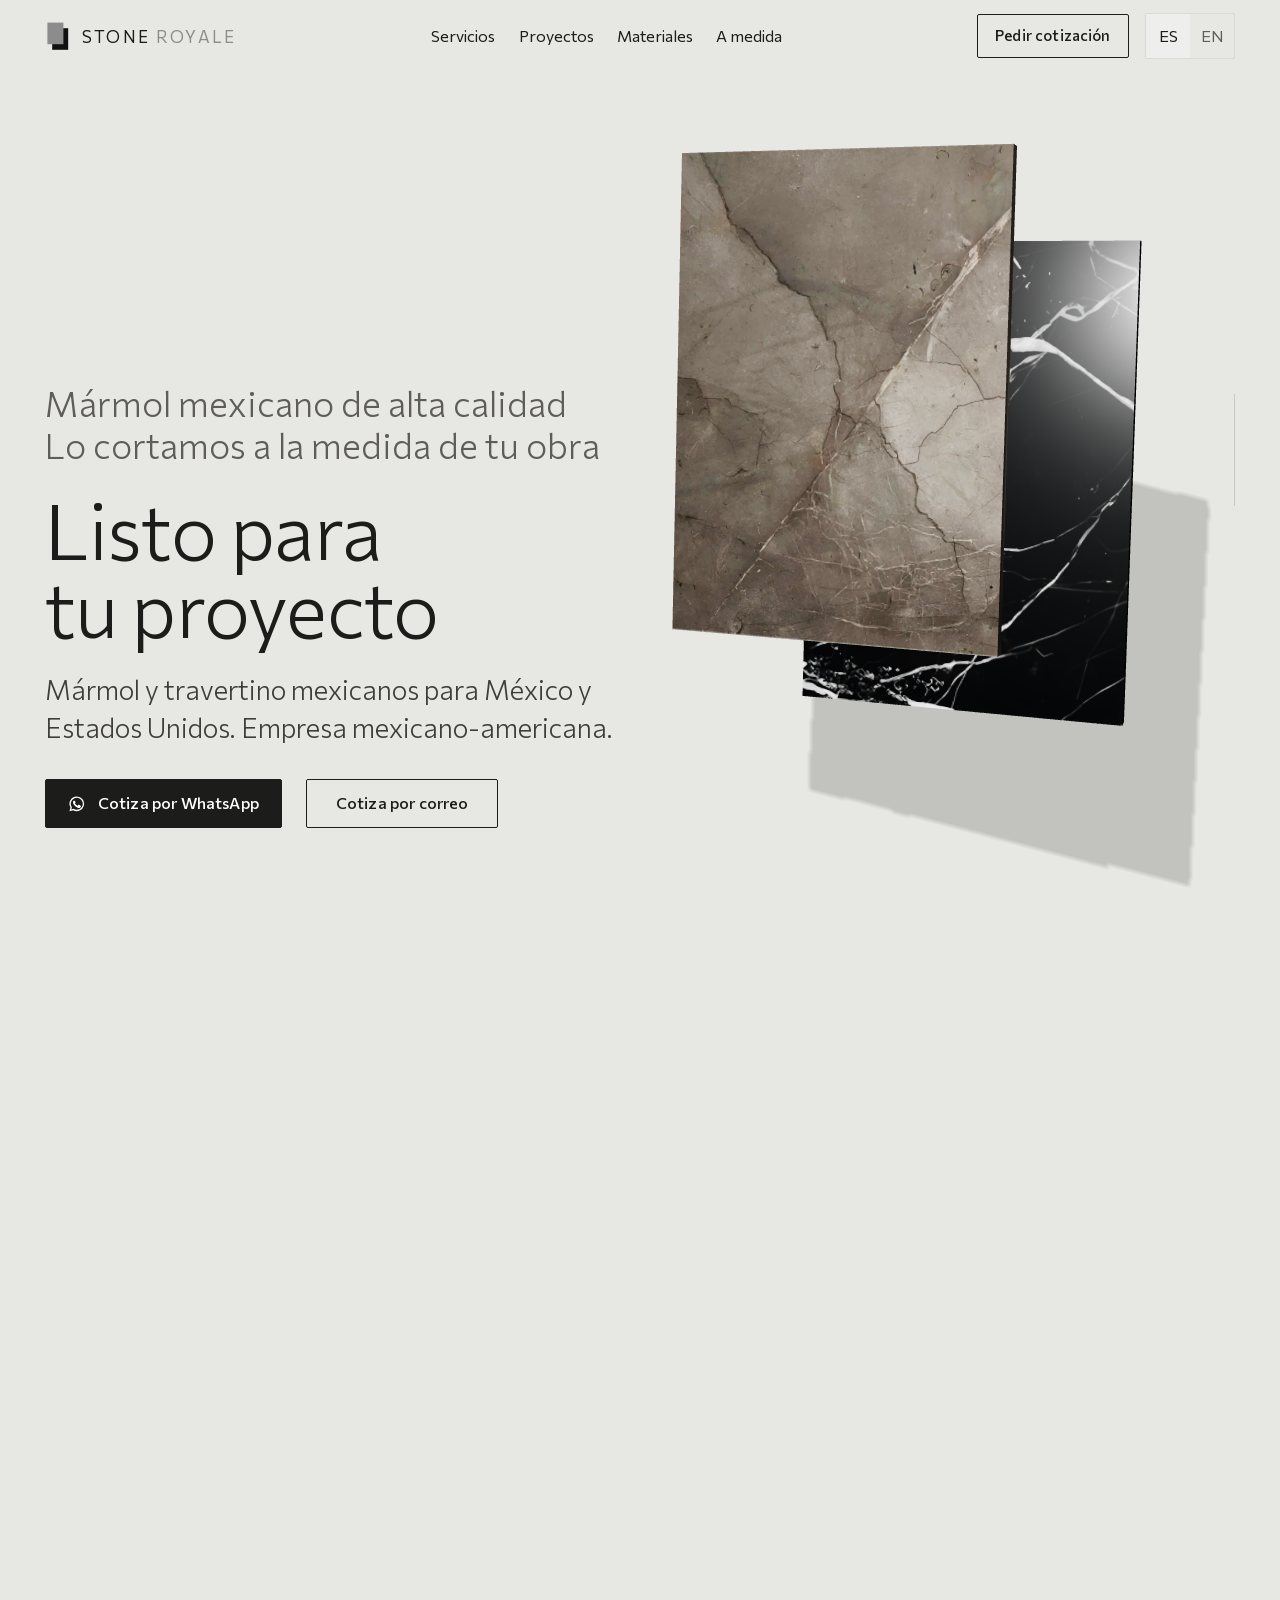
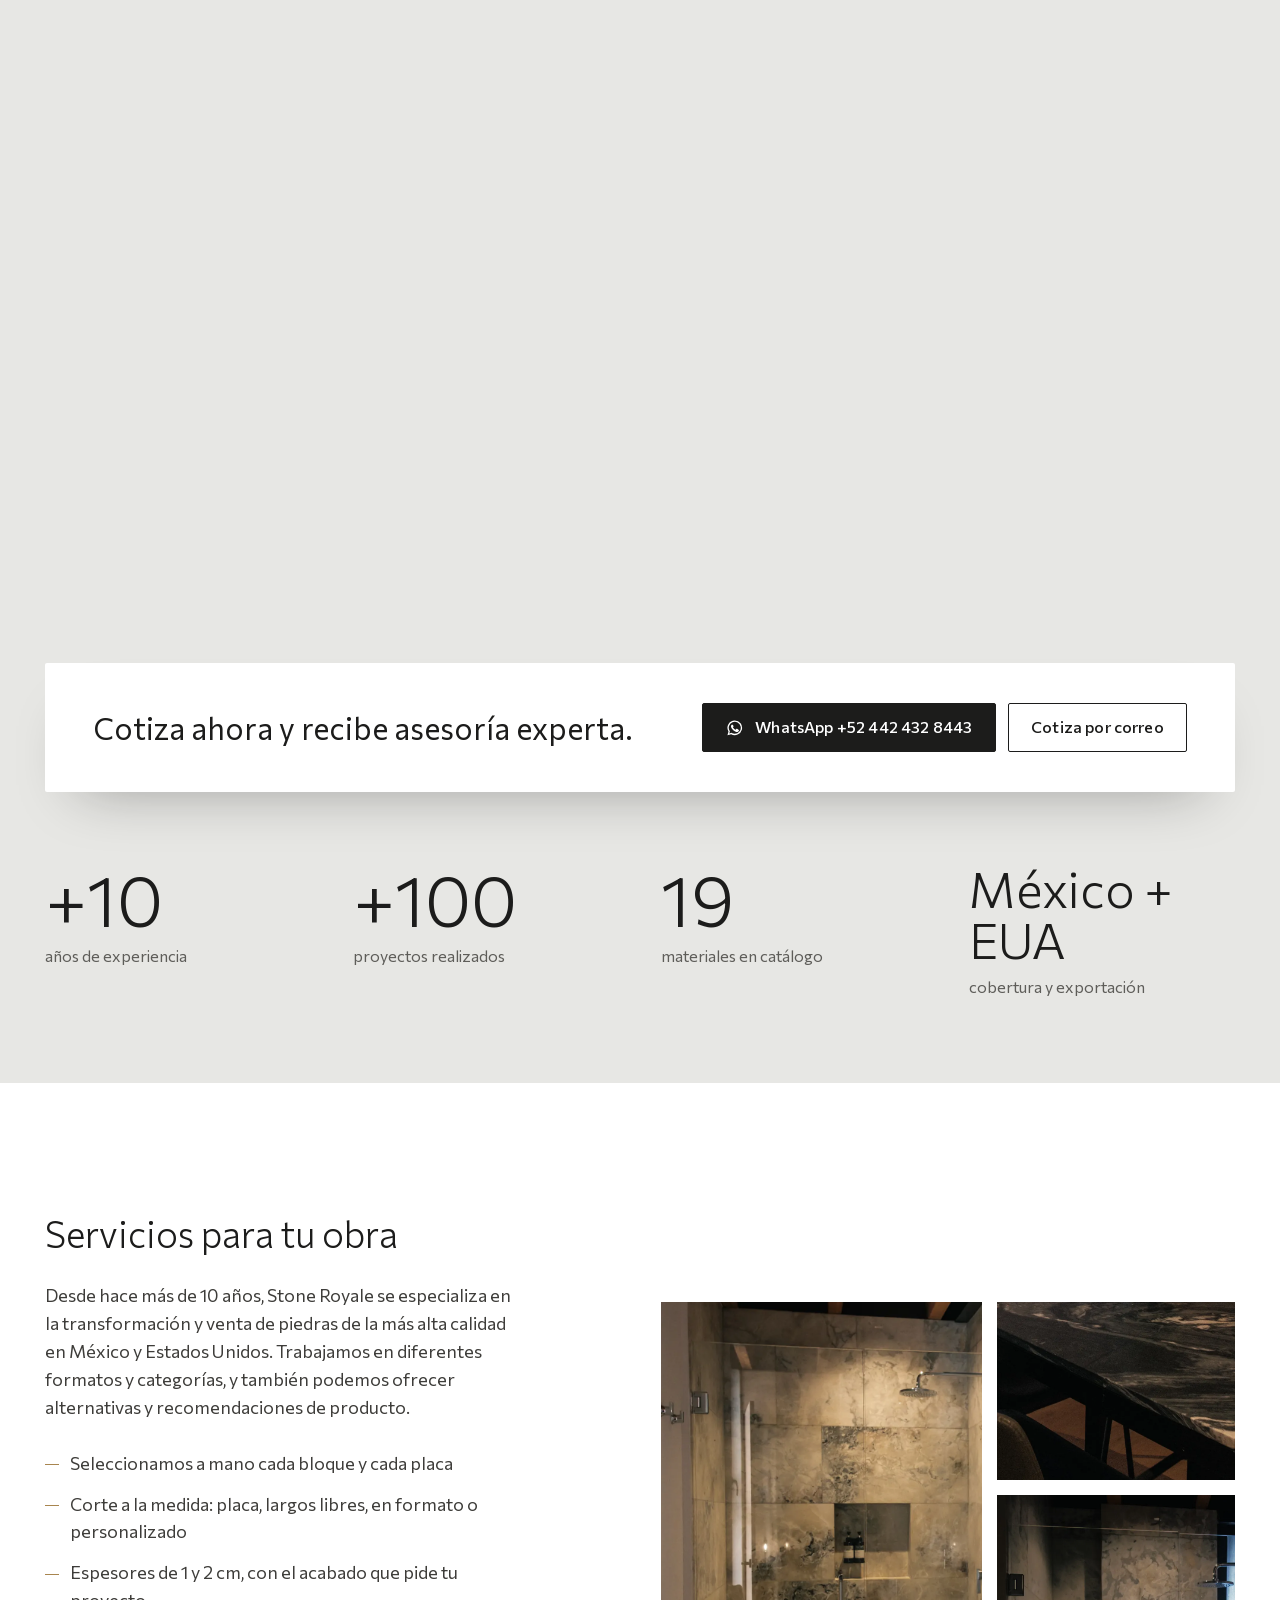
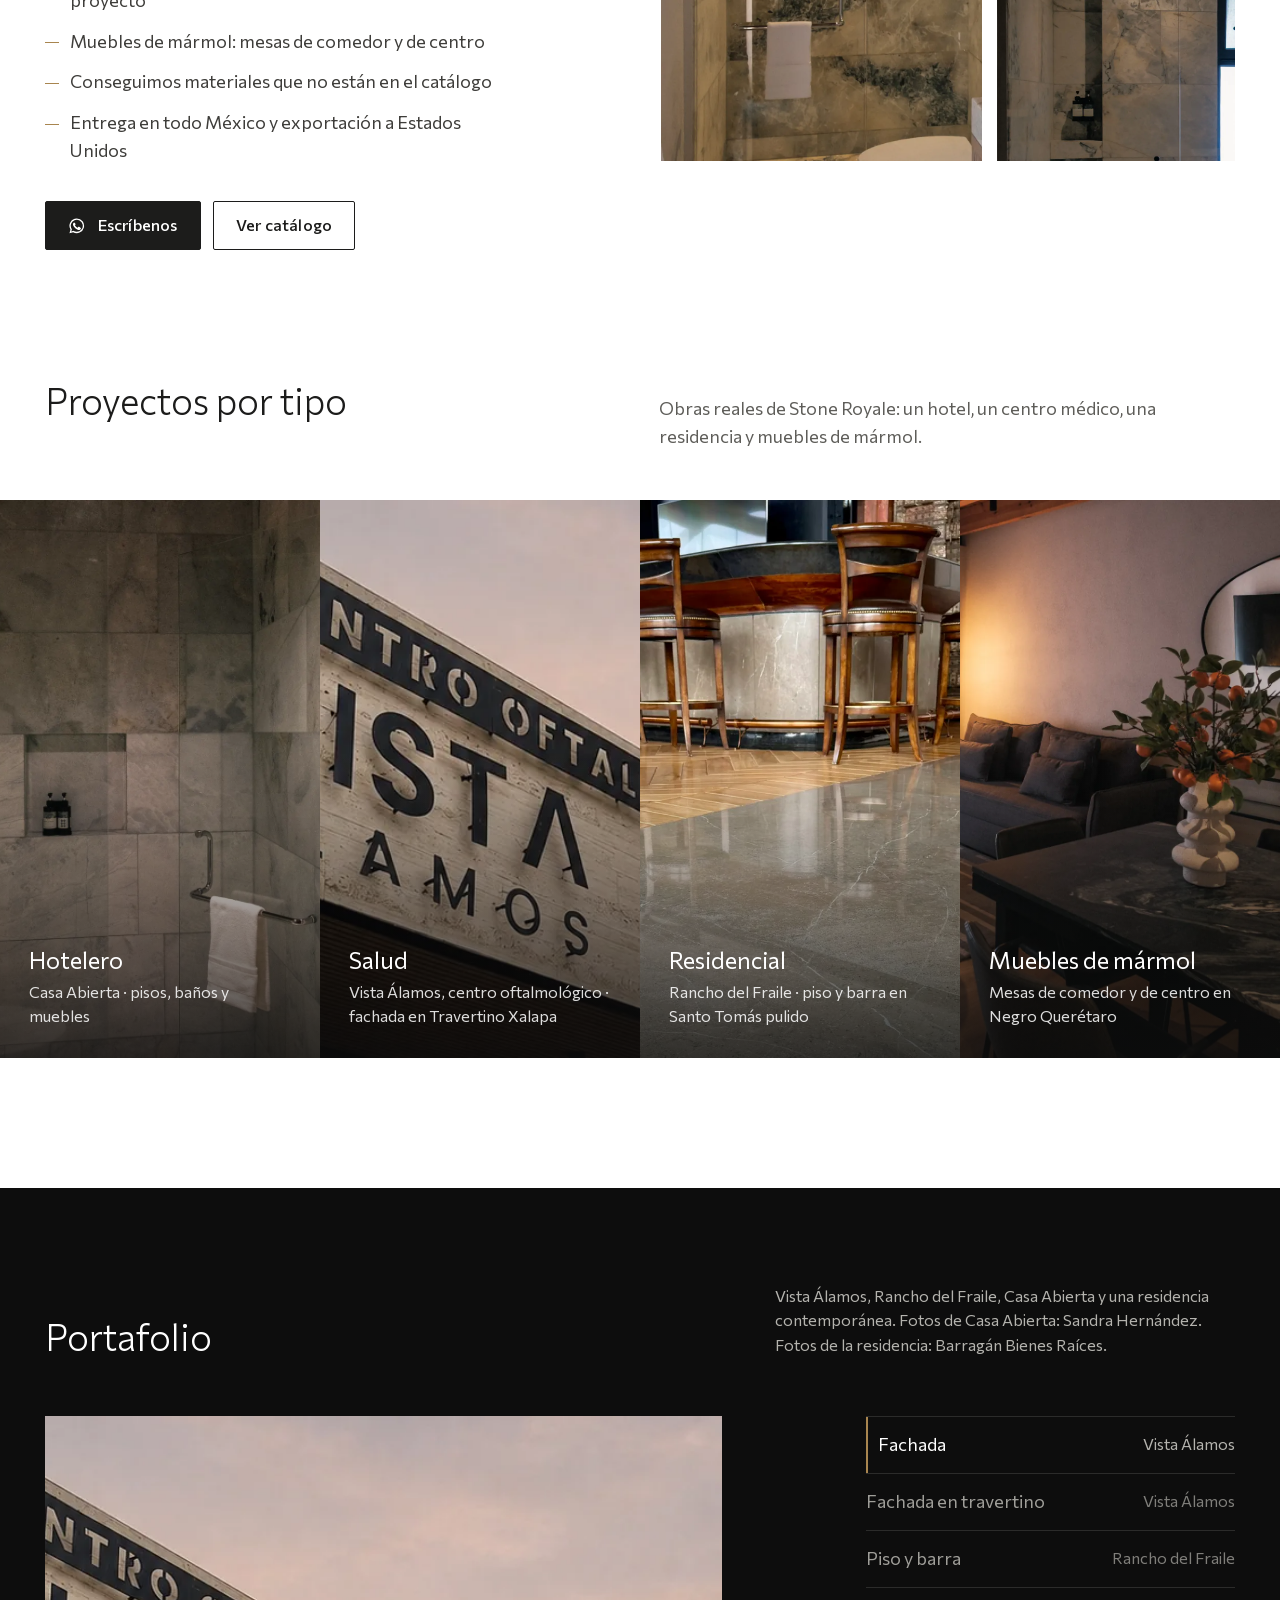
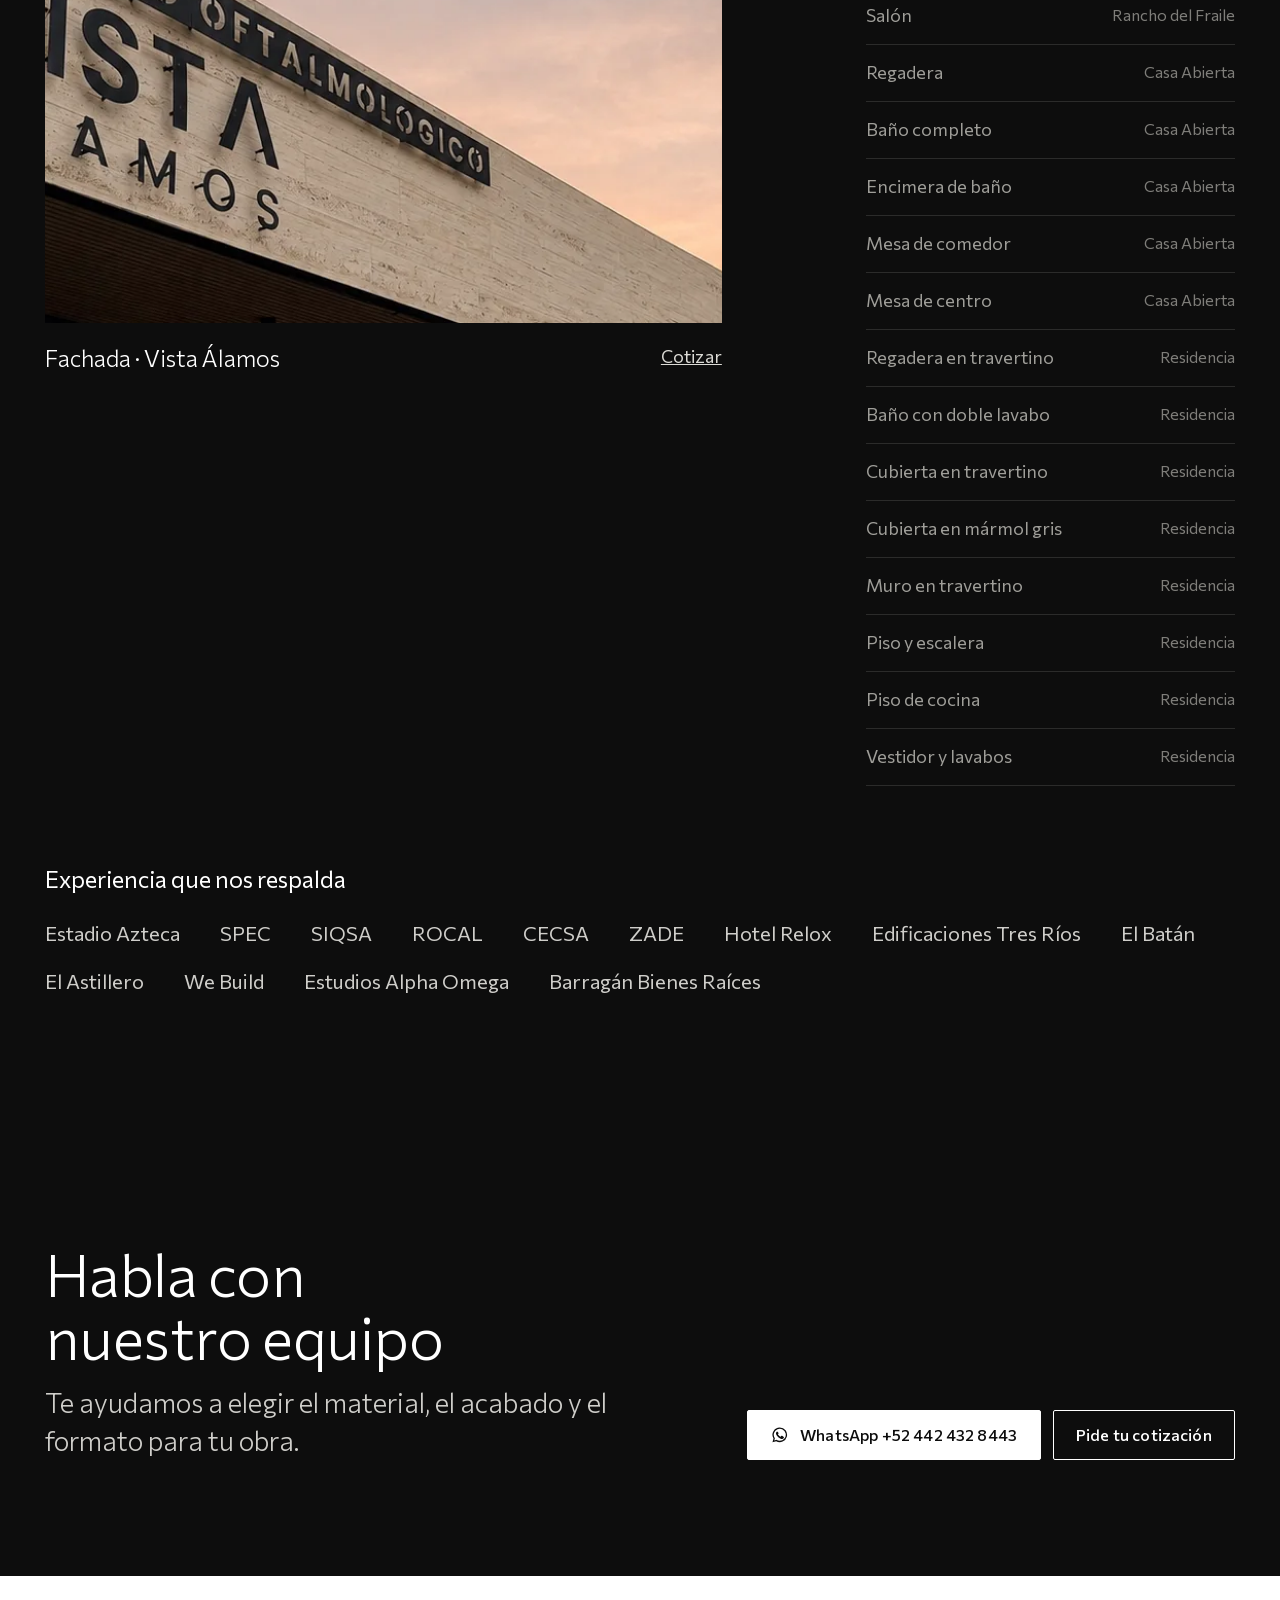
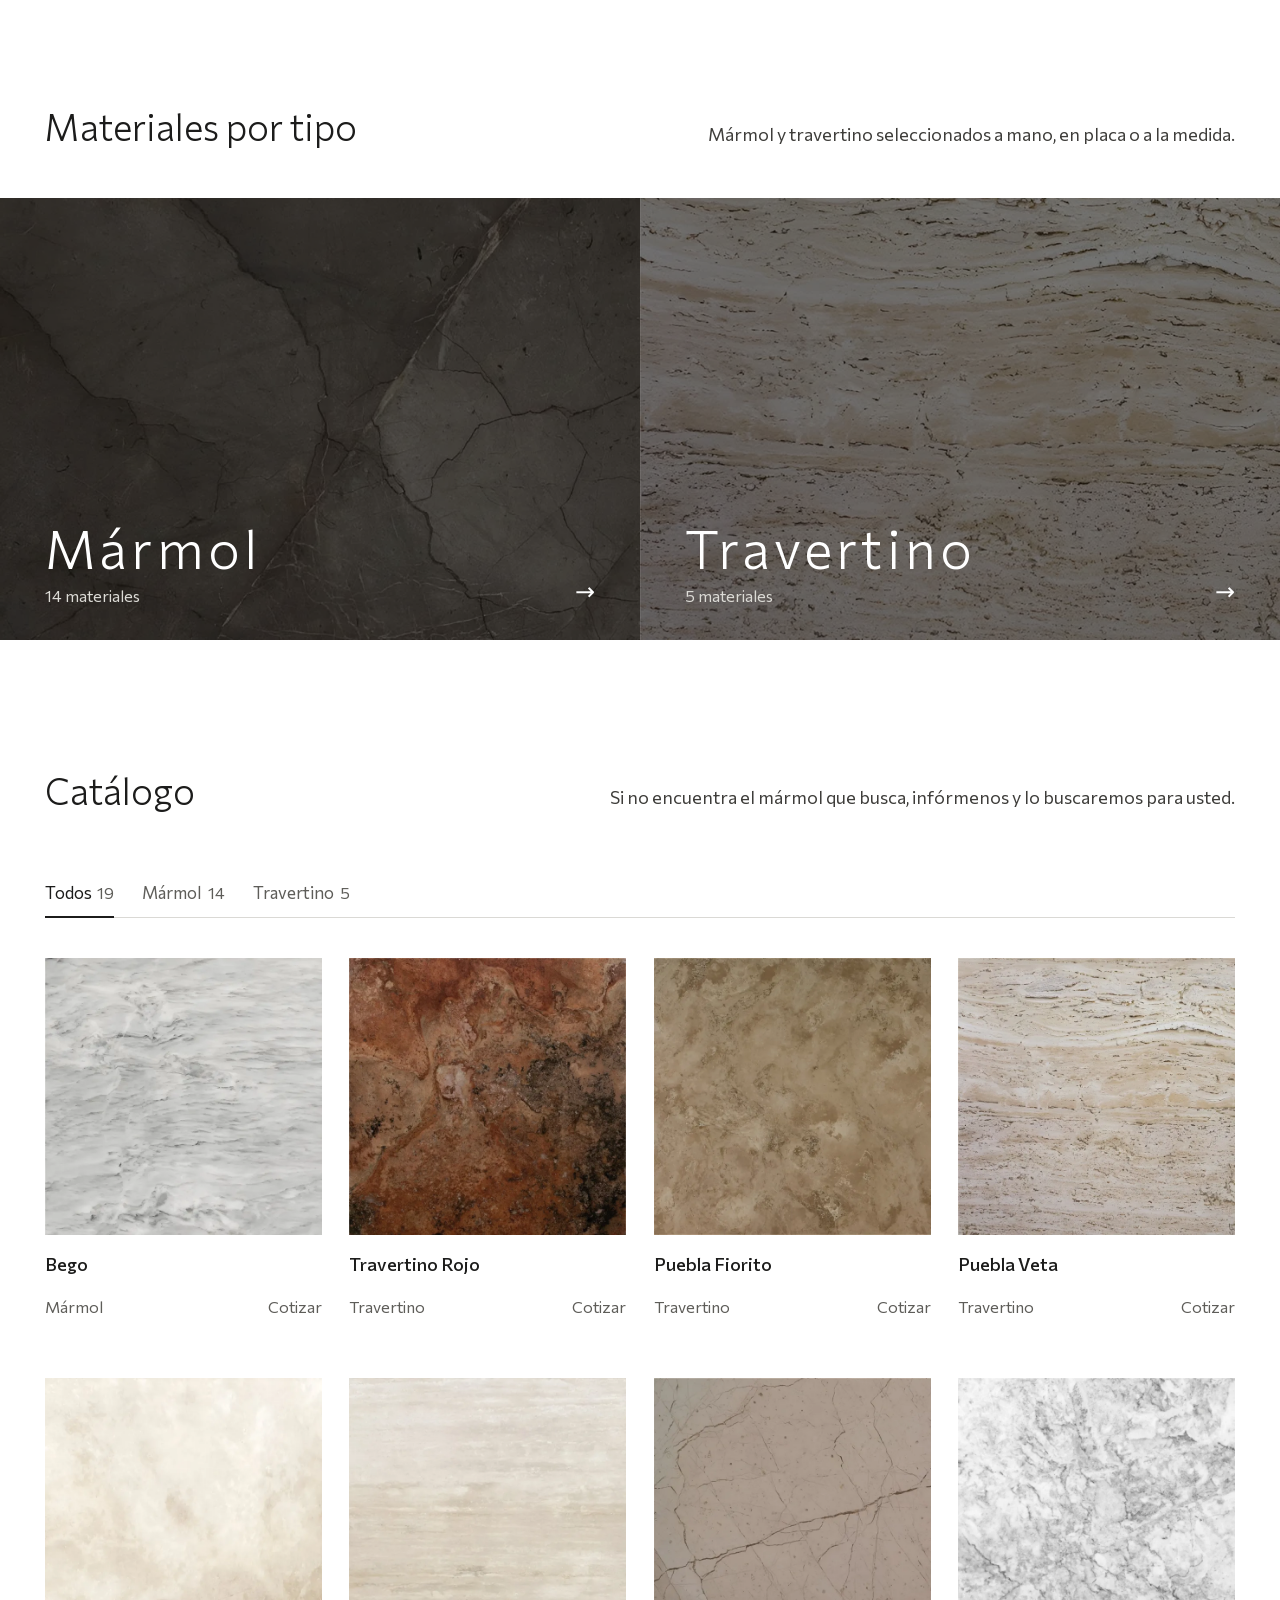
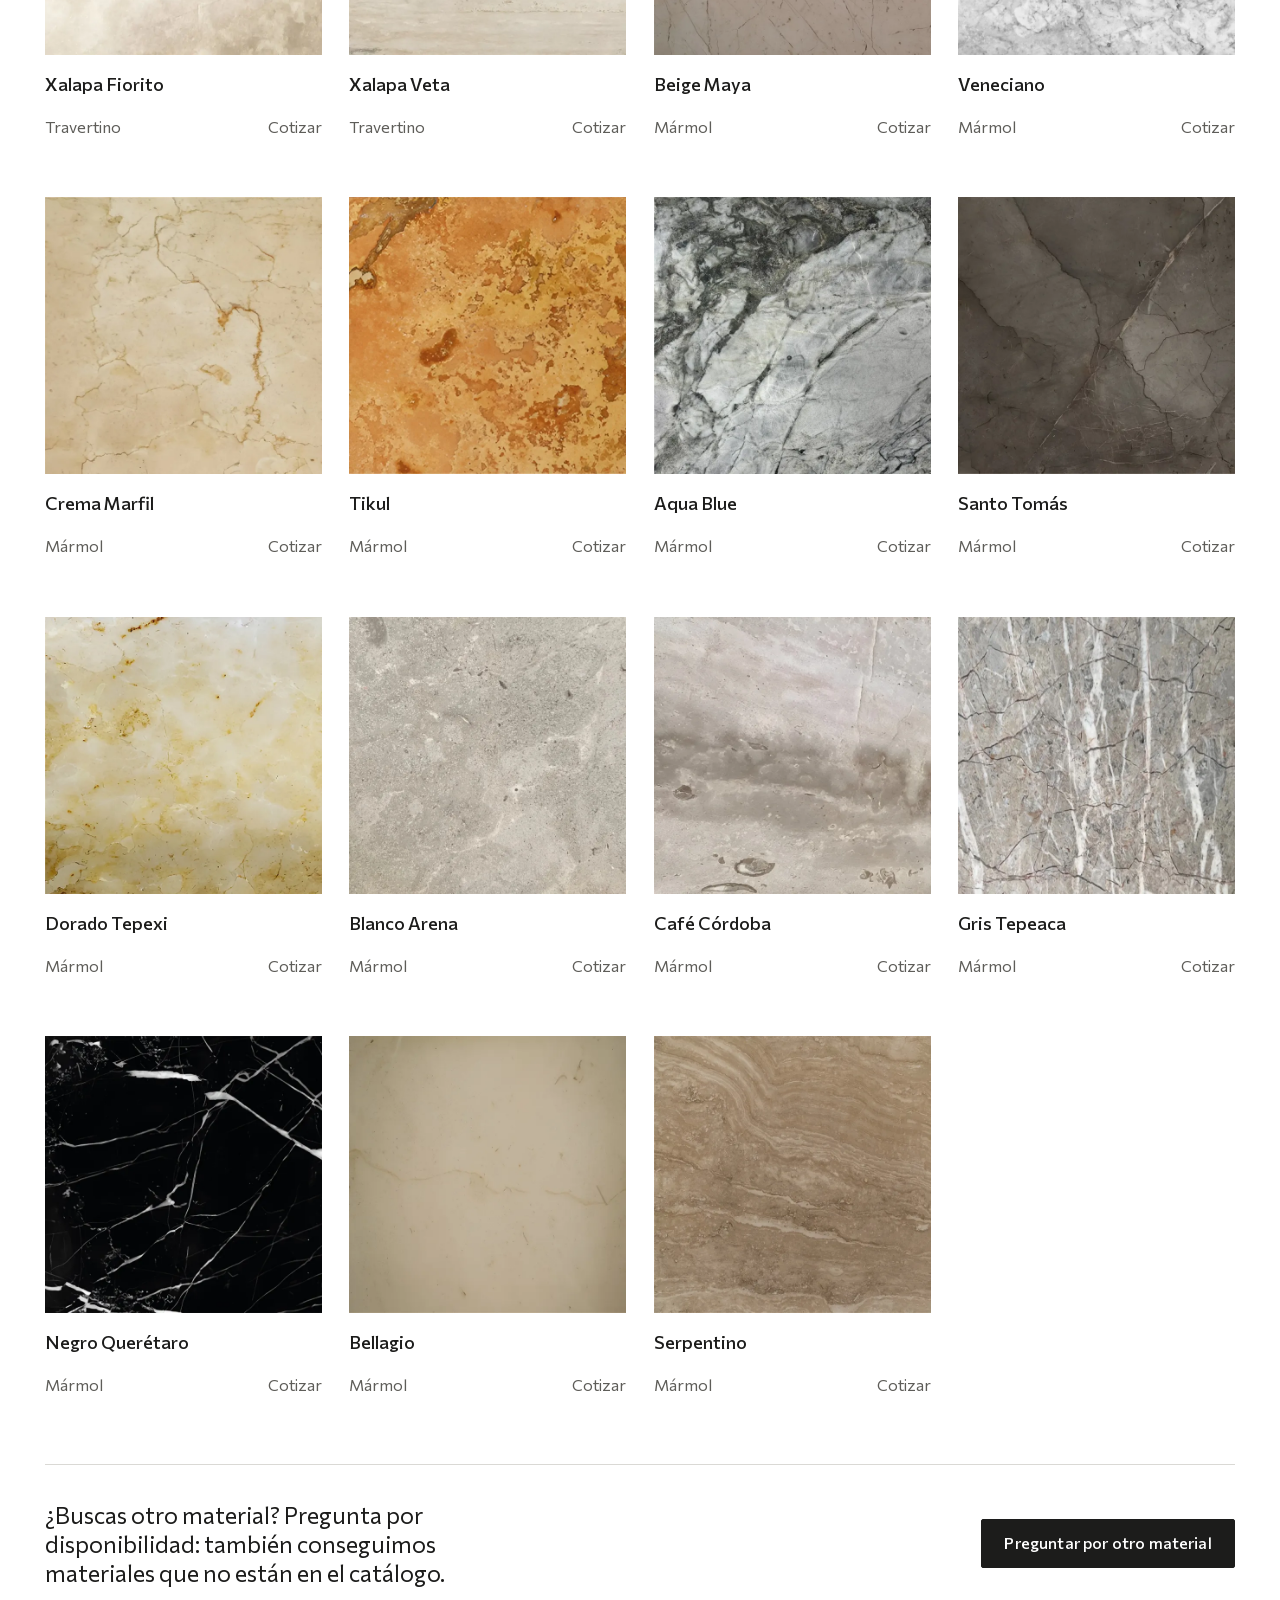
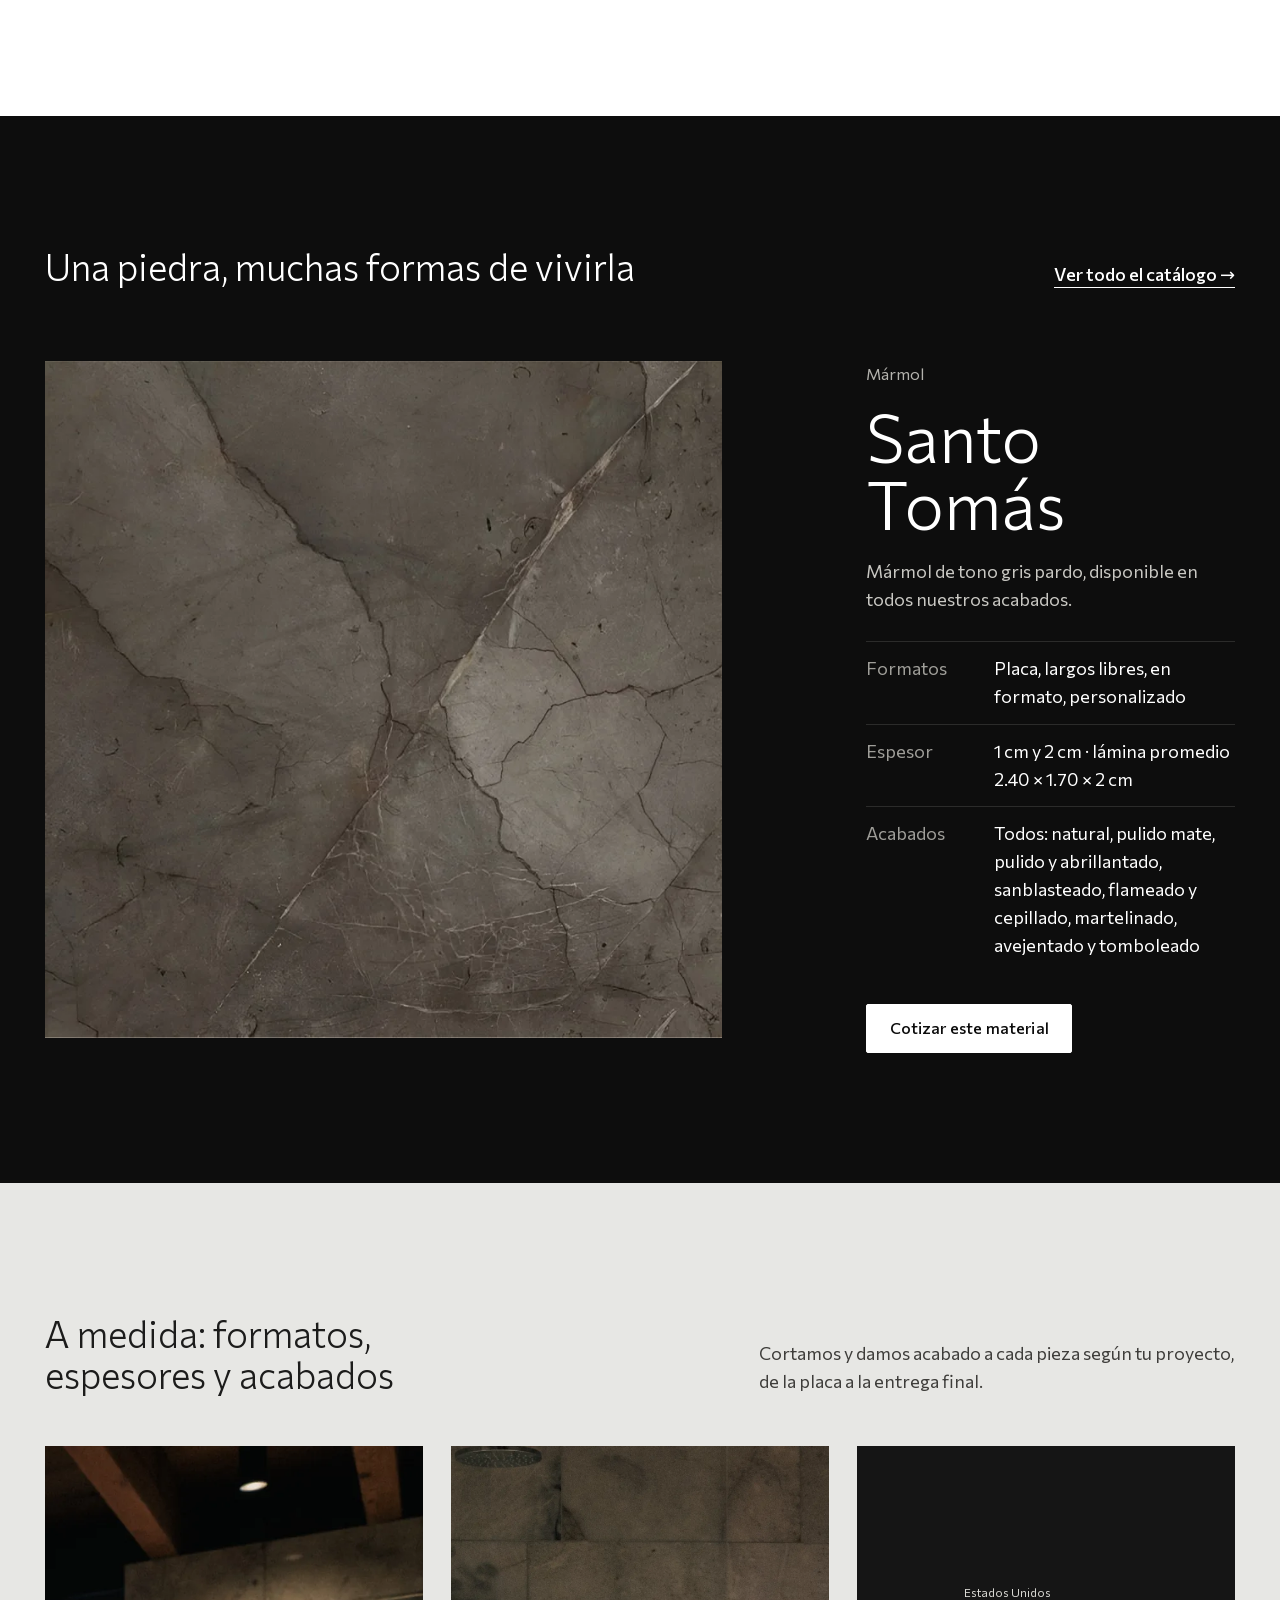
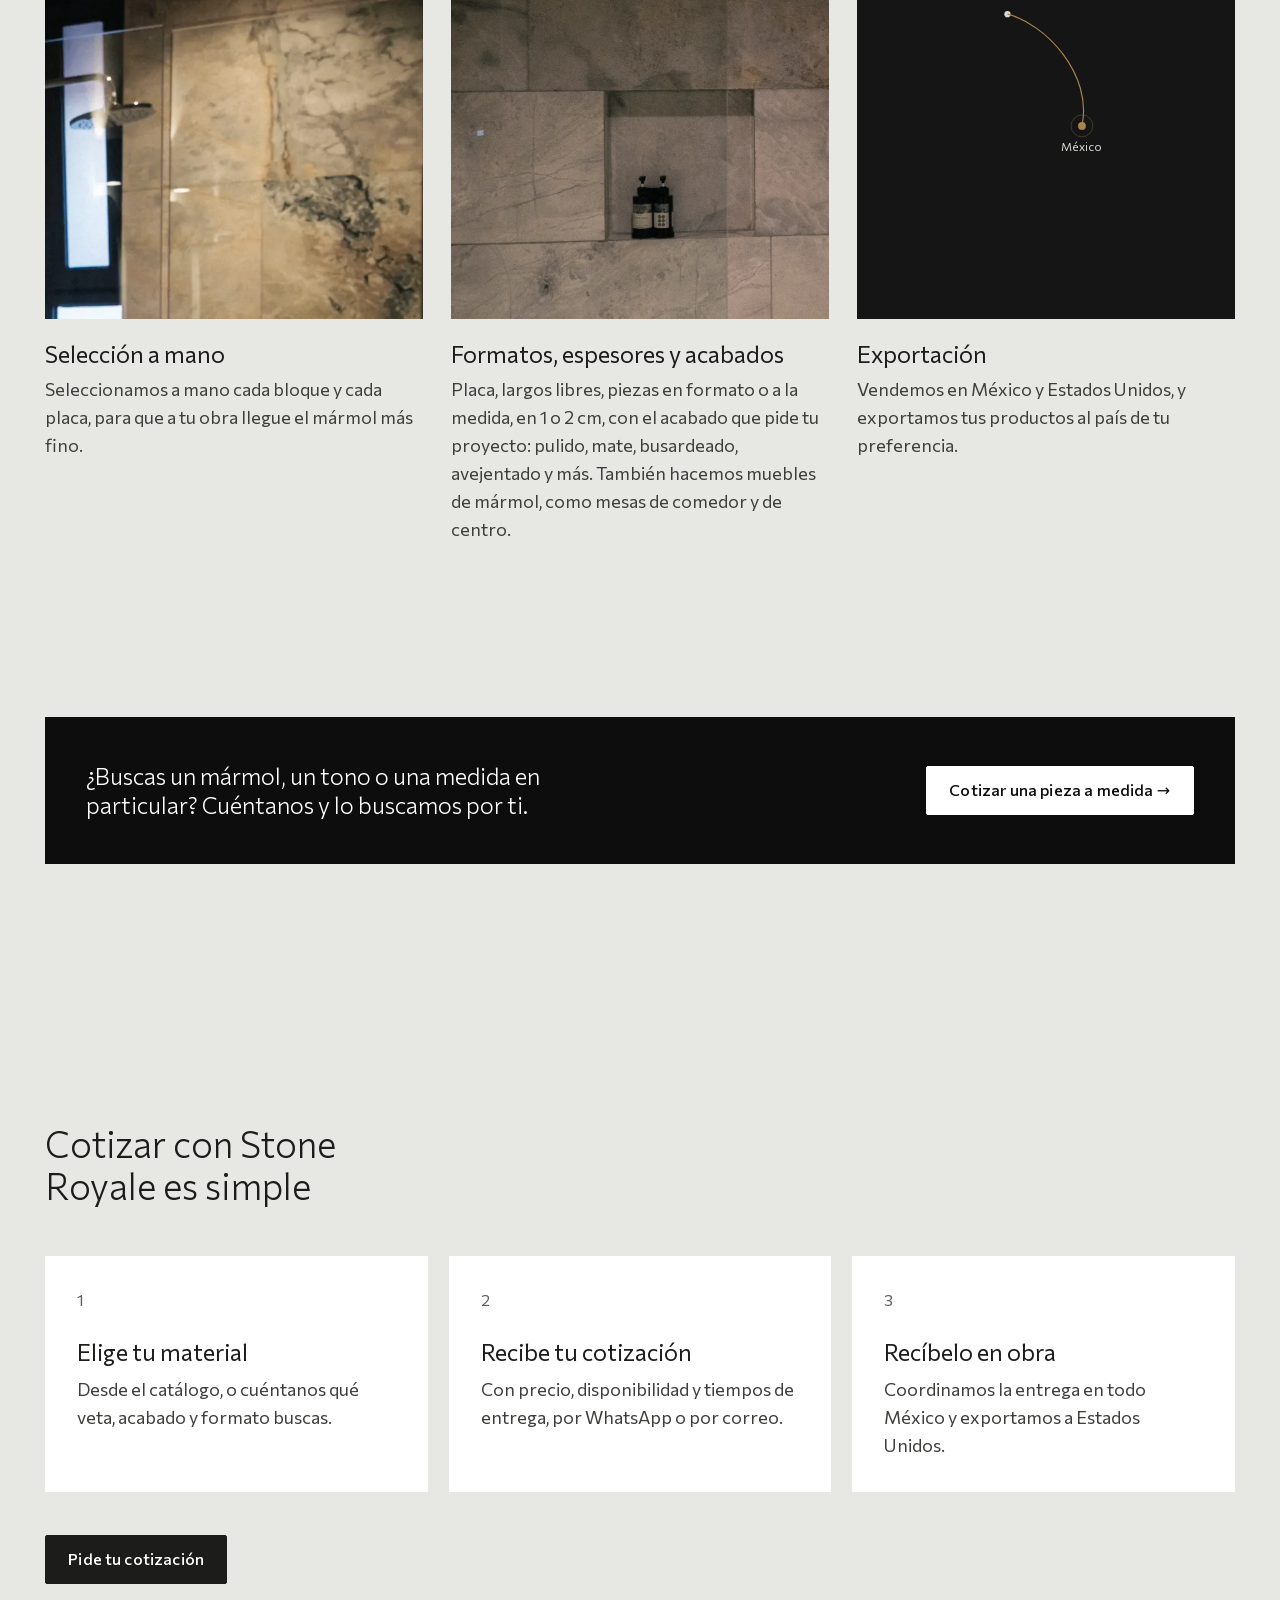
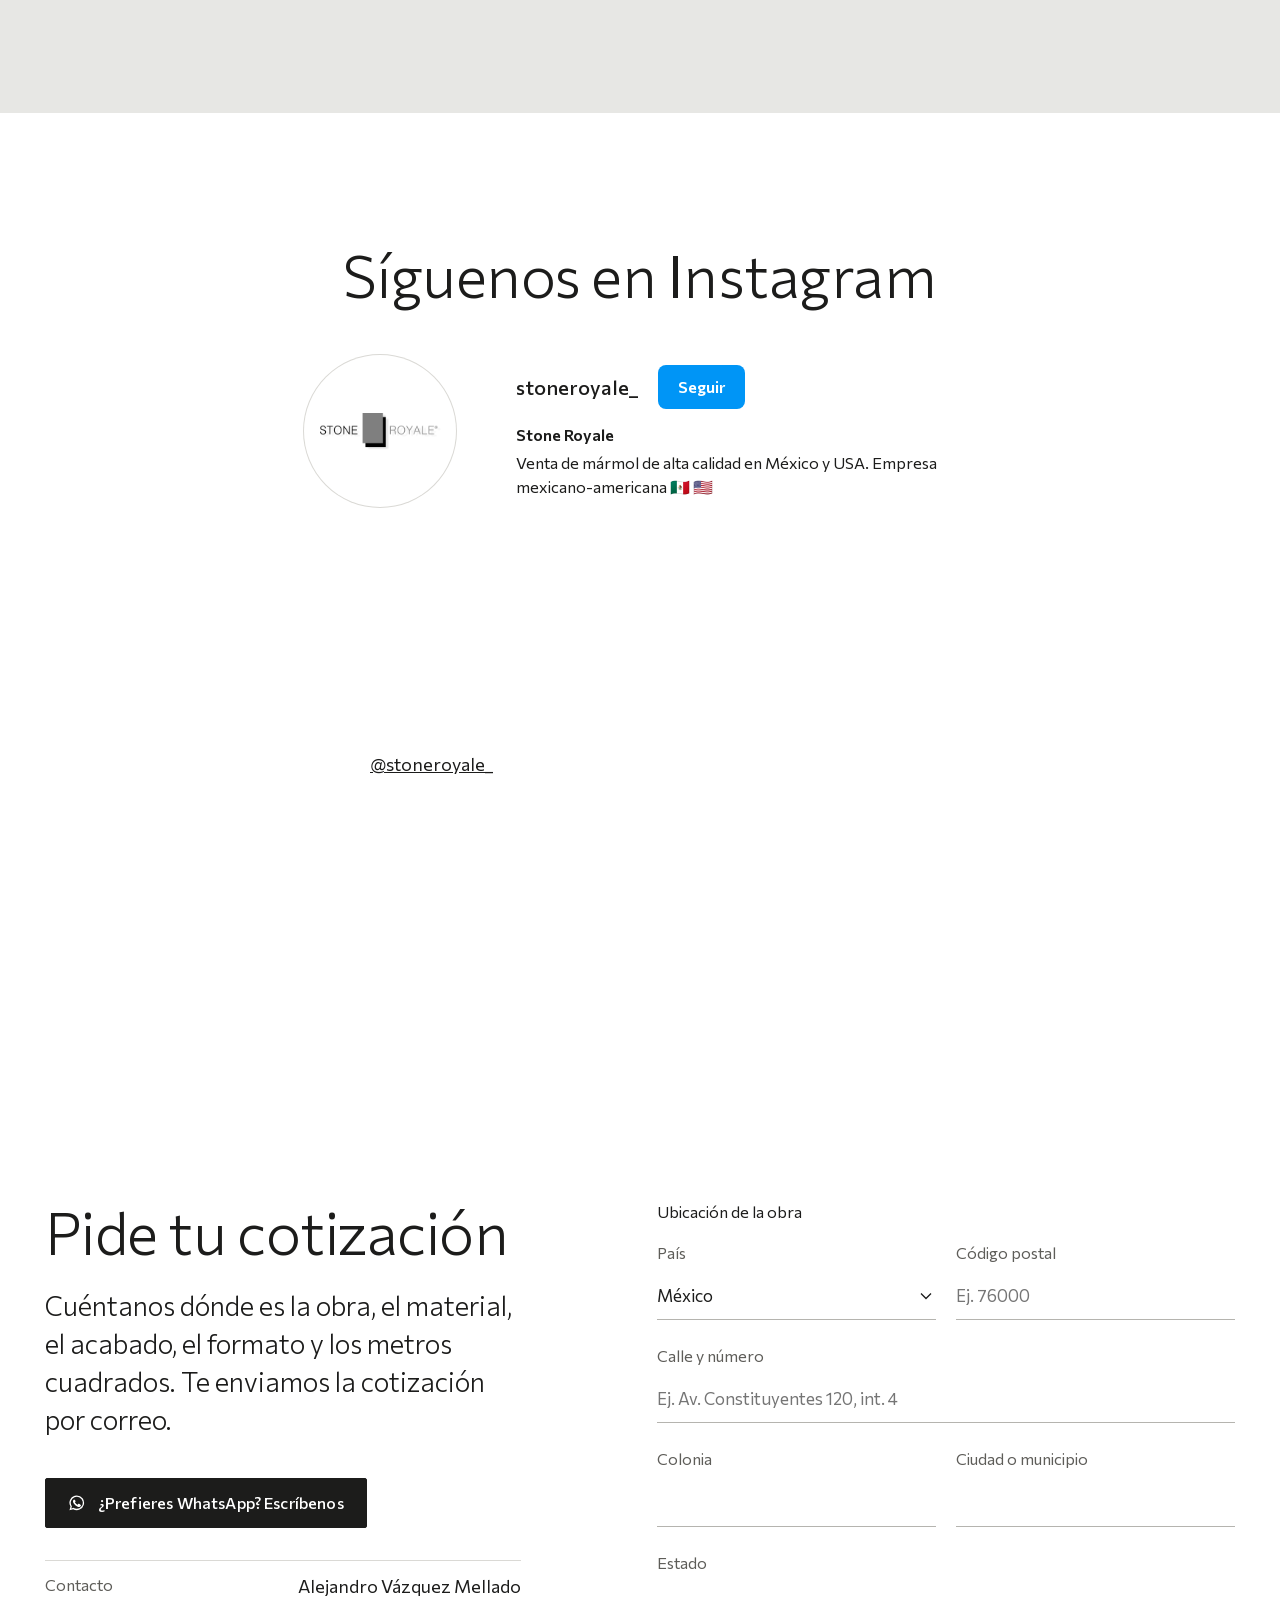
<file: ficha.html>
<!doctype html>
<html lang="es">
<head>
<meta charset="utf-8">
<meta name="robots" content="noindex, nofollow">
<title>Catálogo · Stone Royale</title>
<meta http-equiv="refresh" content="0; url=index.html#catalogo">
<script>location.replace('index.html#catalogo');</script>
</head>
<body><p><a href="index.html#catalogo">Ver el catálogo de Stone Royale</a></p></body>
</html>
</file>
<file: assets/css/sitio.css>
/* Stone Royale · propuesta de rediseño (prototipo)
   Letra: Commissioner variable, servida en local. Eje FLAR (abocinado) a 100 en titulares:
   terminales que se abren como letra cincelada en piedra; a 0 en el texto corrido. Una sola familia. */
@font-face { font-family: 'Commissioner'; src: url(../fonts/commissioner-latin.woff2) format('woff2'); font-weight: 100 900; font-display: swap;
  unicode-range: U+0000-00FF, U+0131, U+0152-0153, U+02BB-02BC, U+02C6, U+02DA, U+02DC, U+0304, U+0308, U+0329, U+2000-206F, U+20AC, U+2122, U+2191, U+2193, U+2212, U+2215, U+FEFF, U+FFFD; }
@font-face { font-family: 'Commissioner'; src: url(../fonts/commissioner-latin-ext.woff2) format('woff2'); font-weight: 100 900; font-display: swap;
  unicode-range: U+0100-02BA, U+02BD-02C5, U+02C7-02CC, U+02CE-02D7, U+02DD-02FF, U+0304, U+0308, U+0329, U+1D00-1DBF, U+1E00-1E9F, U+1EF2-1EFF, U+2020, U+20A0-20AB, U+20AD-20C0, U+2113, U+2C60-2C7F, U+A720-A7FF; }

:root {
  --blanco: #FFFFFF;
  --estudio: #E7E7E4;      /* muro gris frío del héroe, sin tono crema */
  --tinta: #1C1C1B;
  --negro: #0D0D0D;        /* bloque Negro Querétaro */
  --piedra: #5E5D59;       /* metadatos, 6,5:1 sobre blanco */
  --gris-logo: #8C8C8C;    /* losa gris del logotipo, solo grafismo */
  --veta: #A8854F;         /* veta del Dorado Tepexi: foco y líneas finas */
  --linea: #DAD9D5;
  --hueco: #EEEEEC;
  --margen: clamp(1rem, .4rem + 3vw, 4rem);
  --curva: cubic-bezier(.22, .8, .2, 1);
  --curva-pesada: cubic-bezier(.32, .72, 0, 1);
}
*, *::before, *::after { box-sizing: border-box; }
html { -webkit-text-size-adjust: 100%; }
html.lenis, html.lenis body { height: auto; }
.lenis.lenis-smooth { scroll-behavior: auto !important; }
body {
  margin: 0; background: var(--blanco); color: var(--tinta);
  font-family: 'Commissioner', system-ui, sans-serif; font-size: 1.125rem; line-height: 1.55;
  font-variation-settings: 'FLAR' 0, 'VOLM' 0; font-kerning: normal;
  -webkit-font-smoothing: antialiased; overflow-x: hidden;
}
img { display: block; max-width: 100%; height: auto; }
a { color: inherit; }
button { font: inherit; color: inherit; }
:focus-visible { outline: 2px solid var(--veta); outline-offset: 3px; }
.solo-lector { position: absolute; width: 1px; height: 1px; overflow: hidden; clip: rect(0 0 0 0); white-space: nowrap; }

/* Tipografía: escala 1,25 */
.t-xxl, .t-xl, .t-l, .t-m { font-variation-settings: 'FLAR' 100, 'VOLM' 0; font-weight: 300; margin: 0; text-wrap: balance; }
.t-xxl { font-size: clamp(2.5rem, 1.2rem + 5.6vw, 6.4rem); line-height: 1.02; letter-spacing: -.01em; }
.t-xl  { font-size: clamp(2rem, 1.3rem + 3vw, 4.2rem); line-height: 1.06; letter-spacing: -.008em; }
.t-l   { font-size: clamp(1.5rem, 1.15rem + 1.4vw, 2.3rem); line-height: 1.15; }
.t-m   { font-size: clamp(1.2rem, 1.05rem + .5vw, 1.5rem); line-height: 1.25; font-weight: 400; }
.entrada { font-size: clamp(1.25rem, 1.05rem + .8vw, 1.75rem); line-height: 1.4; font-weight: 300; max-width: 34ch; }
.texto { max-width: 62ch; }
.texto p { margin: 0 0 1em; }
.meta { font-size: 1rem; color: var(--piedra); }
.contenedor { width: 100%; max-width: 112rem; margin: 0 auto; padding: 0 var(--margen); }
.seccion { padding: clamp(5rem, 3rem + 8vw, 11rem) 0; }

/* Botones: rectangulares, 48 px de alto */
.boton { display: inline-flex; align-items: center; gap: .75rem; min-height: 3rem; padding: .7rem 1.4rem;
  border: 1px solid var(--tinta); border-radius: 2px; background: var(--tinta); color: var(--blanco);
  text-decoration: none; font-size: 1rem; font-weight: 500; letter-spacing: .01em; cursor: pointer;
  transition: background .5s var(--curva), color .5s var(--curva), transform .3s var(--curva); }
.boton:hover { background: transparent; color: var(--tinta); }
.boton:active { transform: scale(.98); }
.boton--claro { background: transparent; color: var(--tinta); }
.boton--claro:hover { background: var(--tinta); color: var(--blanco); }
.oscuro .boton { background: var(--blanco); color: var(--negro); border-color: var(--blanco); }
.oscuro .boton:hover { background: transparent; color: var(--blanco); }
.oscuro .boton--claro { background: transparent; color: var(--blanco); }
.oscuro .boton--claro:hover { background: var(--blanco); color: var(--negro); }
.boton svg { width: 1.1rem; height: 1.1rem; flex: none; }
.enlace { display: inline-flex; align-items: center; min-height: 2.75rem; text-decoration: none; font-weight: 500;
  background: linear-gradient(currentColor, currentColor) 0 calc(100% - .55rem) / 100% 1px no-repeat;
  transition: background-size .5s var(--curva); }
.enlace:hover { background-size: 0 1px; background-position: 100% calc(100% - .55rem); }

/* Cabecera */
.cabecera { position: fixed; inset: 0 0 auto; z-index: 30; height: 4.5rem; display: flex; align-items: center;
  transition: background .5s var(--curva), box-shadow .5s var(--curva), transform .6s var(--curva-pesada); }
.cabecera .contenedor { display: flex; align-items: center; justify-content: space-between; gap: 1.5rem; }
.cabecera.solida { background: rgba(255,255,255,.86); -webkit-backdrop-filter: blur(14px); backdrop-filter: blur(14px); box-shadow: 0 1px 0 var(--linea); }
.cabecera.oculta { transform: translateY(-100%); }
.marca { display: inline-flex; align-items: center; gap: .7rem; text-decoration: none; min-height: 2.75rem; }
.marca svg.iso { width: 1.6rem; height: 1.9rem; }
.marca span { font-size: 1.05rem; letter-spacing: .14em; font-weight: 400; white-space: nowrap; }
.marca span b { font-weight: 400; color: var(--gris-logo); }
.nav { display: flex; align-items: center; gap: clamp(1rem, .5rem + 1.2vw, 2.25rem); }
.nav a { text-decoration: none; font-size: 1rem; min-height: 2.75rem; display: inline-flex; align-items: center; position: relative; }
.nav a::after { content: ''; position: absolute; left: 0; right: 0; bottom: .6rem; height: 1px; background: currentColor; transform: scaleX(0); transform-origin: right; transition: transform .5s var(--curva); }
.nav a:hover::after { transform: scaleX(1); transform-origin: left; }
.idioma { display: inline-flex; border: 1px solid var(--linea); border-radius: 2px; }
.idioma button { min-width: 2.75rem; min-height: 2.75rem; border: 0; background: none; cursor: pointer; font-size: .95rem; color: var(--piedra); }
.idioma button[aria-pressed="true"] { color: var(--tinta); background: var(--hueco); }
.menu-boton { display: none; width: 2.75rem; height: 2.75rem; border: 0; background: none; position: relative; cursor: pointer; }
.menu-boton i { position: absolute; left: .6rem; right: .6rem; height: 1.5px; background: currentColor; transition: transform .5s var(--curva-pesada), top .5s var(--curva-pesada); }
.menu-boton i:nth-child(1) { top: 1.05rem; } .menu-boton i:nth-child(2) { top: 1.6rem; }
.menu-abierto .menu-boton i:nth-child(1) { top: 1.33rem; transform: rotate(45deg); }
.menu-abierto .menu-boton i:nth-child(2) { top: 1.33rem; transform: rotate(-45deg); }
.menu { position: fixed; inset: 0; z-index: 25; background: var(--negro); color: var(--blanco); display: flex; flex-direction: column; justify-content: center;
  padding: 6rem var(--margen) 3rem; clip-path: inset(0 0 100% 0); transition: clip-path .7s var(--curva-pesada); visibility: hidden; }
.menu-abierto .menu { clip-path: inset(0 0 0 0); visibility: visible; }
.menu a { display: block; text-decoration: none; font-size: clamp(2rem, 1.4rem + 3vw, 3rem); font-weight: 300; font-variation-settings: 'FLAR' 100; padding: .35rem 0;
  opacity: 0; transform: translateY(1.5rem); transition: opacity .6s var(--curva), transform .6s var(--curva); }
.menu-abierto .menu a { opacity: 1; transform: none; }
.menu-abierto .menu a:nth-child(2) { transition-delay: .06s; } .menu-abierto .menu a:nth-child(3) { transition-delay: .12s; }
.menu-abierto .menu a:nth-child(4) { transition-delay: .18s; } .menu-abierto .menu a:nth-child(5) { transition-delay: .24s; }
.menu .meta { color: #B9B8B3; margin-top: 2rem; }
.menu-abierto .cabecera { background: transparent; box-shadow: none; color: var(--blanco); -webkit-backdrop-filter: none; backdrop-filter: none; }
.menu-abierto .idioma { border-color: #444; } .menu-abierto .idioma button[aria-pressed="true"] { background: #2A2A29; color: #fff; }
.menu-abierto .marca span b { color: #B9B8B3; }

/* Héroe 3D */
.heroe { position: relative; height: 420vh; background: var(--estudio); }
.heroe-pegado { position: sticky; top: 0; height: 100vh; height: 100dvh; overflow: hidden; }
.heroe canvas { position: absolute; inset: 0; width: 100%; height: 100%; }
.heroe-estatico { position: absolute; inset: 0; display: none; place-items: center; perspective: 1400px; }
.heroe-estatico .losa { width: min(30vw, 22rem); aspect-ratio: 1.3 / 1.9; transform: rotateY(-18deg) rotateX(6deg); box-shadow: 30px 40px 60px rgba(40,40,38,.25); position: relative; margin-left: 30vw; }
.heroe-estatico .losa::before { content: ''; position: absolute; inset: 0; transform: translate(14%, 10%) translateZ(-60px); background: #151515; z-index: -1; }
.heroe-estatico img { width: 100%; height: 100%; object-fit: cover; }
.sin-webgl .heroe-estatico { display: grid; }
.sin-webgl .heroe canvas { display: none; }
.heroe-texto { position: absolute; left: var(--margen); bottom: clamp(2.5rem, 8vh, 6rem); max-width: min(44rem, 52vw); z-index: 2; pointer-events: none; }
.heroe-texto a, .heroe-texto button { pointer-events: auto; }
.heroe-texto .entrada { margin: 1.5rem 0 2rem; color: #3E3D3A; max-width: 30ch; }
.heroe-botones { display: flex; flex-wrap: wrap; gap: .75rem 1.5rem; align-items: center; }
.heroe-material { position: absolute; right: var(--margen); bottom: clamp(2.5rem, 8vh, 6rem); z-index: 2; text-align: right; }
.heroe-material .nombre { font-size: clamp(1.25rem, 1rem + 1vw, 1.75rem); font-weight: 300; font-variation-settings: 'FLAR' 100; display: block; min-height: 1.3em; }
.heroe-material .meta { display: block; }
.heroe-avance { position: absolute; right: var(--margen); top: 50%; width: 1px; height: 7rem; margin-top: -3.5rem; background: rgba(28,28,27,.15); z-index: 2; }
.heroe-avance i { position: absolute; inset: 0; background: var(--tinta); transform-origin: top; transform: scaleY(0); }
.palabra { display: inline-block; overflow: hidden; vertical-align: top; padding-bottom: .08em; }
.palabra > span { display: inline-block; }

/* Empresa */
.empresa .rejilla { display: grid; grid-template-columns: repeat(12, 1fr); gap: clamp(1rem, .5rem + 2vw, 3rem); align-items: end; }
.empresa .declaracion { grid-column: 1 / span 9; }
.empresa .declaracion .t-xl { max-width: 22ch; }
.empresa .foto { grid-column: 9 / span 4; grid-row: 2; }
.empresa .texto { grid-column: 1 / span 6; grid-row: 2; align-self: start; }
.empresa .foto img { width: 100%; aspect-ratio: 4 / 5; object-fit: cover; }
.mision { display: grid; grid-template-columns: 1fr 1fr; gap: clamp(1.5rem, 1rem + 3vw, 5rem); margin-top: clamp(4rem, 3rem + 4vw, 8rem); padding-top: 2rem; border-top: 1px solid var(--linea); }
.mision h3 { margin: 0 0 .75rem; }
.mision p { margin: 0; max-width: 52ch; color: #3E3D3A; }
.linea-veta { display: block; width: 100%; height: 1px; background: var(--linea); position: relative; overflow: hidden; }
.dato { color: var(--piedra); }

/* Catálogo */
.catalogo-cabeza { display: flex; flex-wrap: wrap; justify-content: space-between; align-items: end; gap: 2rem; margin-bottom: clamp(2.5rem, 2rem + 2vw, 4rem); }
.catalogo-cabeza .texto p { color: #3E3D3A; }
.filtros { display: flex; flex-wrap: wrap; gap: .25rem 1.75rem; border-bottom: 1px solid var(--linea); margin-bottom: 2.5rem; }
.filtros button { border: 0; background: none; cursor: pointer; min-height: 3rem; padding: 0; font-size: 1.0625rem; color: var(--piedra); position: relative; }
.filtros button sup { font-size: .75em; margin-left: .2em; }
.filtros button::after { content: ''; position: absolute; left: 0; right: 0; bottom: -1px; height: 2px; background: var(--tinta); transform: scaleX(0); transition: transform .5s var(--curva); transform-origin: left; }
.filtros button[aria-pressed="true"] { color: var(--tinta); }
.filtros button[aria-pressed="true"]::after { transform: scaleX(1); }
.materiales { display: grid; grid-template-columns: repeat(auto-fill, minmax(min(15rem, 44%), 1fr)); gap: clamp(1.75rem, 1rem + 2vw, 3rem) clamp(.9rem, .5rem + 1.5vw, 2rem); list-style: none; margin: 0; padding: 0; }
.material { transition: opacity .5s var(--curva), transform .6s var(--curva); }
.material.fuera { display: none; }
.material a, .material button.abrir { display: block; width: 100%; text-align: left; text-decoration: none; border: 0; background: none; padding: 0; cursor: pointer; }
.muestra { position: relative; overflow: hidden; aspect-ratio: 1; background: var(--hueco); }
.muestra img { width: 100%; height: 100%; object-fit: cover; transition: transform 1.2s var(--curva-pesada); }
.muestra::after { content: ''; position: absolute; inset: -20%; background: linear-gradient(115deg, transparent 40%, rgba(255,255,255,.38) 50%, transparent 60%);
  transform: translateX(-70%); transition: transform 1.2s var(--curva-pesada); pointer-events: none; }
.material a:hover .muestra img, .material button.abrir:hover .muestra img { transform: scale(1.05); }
.material a:hover .muestra::after, .material button.abrir:hover .muestra::after { transform: translateX(70%); }
.material h3 { margin: 1rem 0 .15rem; font-size: 1.125rem; font-weight: 500; font-variation-settings: 'FLAR' 100; }
.material .meta { display: flex; justify-content: space-between; gap: .5rem; }
.material .meta em { font-style: normal; color: var(--tinta); }
.especificaciones { display: grid; grid-template-columns: repeat(12, 1fr); gap: 2rem clamp(1rem, .5rem + 2vw, 3rem); margin-top: clamp(5rem, 4rem + 4vw, 9rem); }
.especificaciones > div { grid-column: span 4; padding-top: 1.5rem; border-top: 1px solid var(--tinta); }
.especificaciones h3 { margin: 0 0 1.25rem; }
.especificaciones ul { list-style: none; margin: 0; padding: 0; }
.especificaciones li { padding: .55rem 0; border-bottom: 1px solid var(--linea); font-size: 1.0625rem; font-variant-numeric: tabular-nums; }
.nota { margin-top: 2rem; color: var(--piedra); font-size: 1rem; max-width: 70ch; }

/* Proyectos: recorrido horizontal */
.proyectos { background: var(--negro); color: var(--blanco); overflow: hidden; }
.proyectos .meta { color: #B4B3AE; }
.proyectos-cabeza { display: flex; flex-wrap: wrap; justify-content: space-between; align-items: end; gap: 2rem; padding-bottom: clamp(2.5rem, 2rem + 2vw, 4rem); }
.proyectos-cabeza p { max-width: 46ch; color: #C9C8C3; margin: 0; }
.pista { display: flex; gap: clamp(1rem, .5rem + 1.5vw, 2rem); padding: 0 var(--margen); width: max-content; will-change: transform; }
.obra { width: min(30vw, 46vh); flex: none; margin: 0; }
.obra:nth-child(3n+2) { width: min(40vw, 64vh); }
.proyectos.seccion { padding-top: clamp(4rem, 2rem + 5vw, 7rem); }
.obra button { display: block; width: 100%; padding: 0; border: 0; background: none; cursor: zoom-in; overflow: hidden; }
.obra img { width: 100%; aspect-ratio: 4 / 5; object-fit: cover; transition: transform 1.2s var(--curva-pesada), filter 1.2s var(--curva-pesada); filter: saturate(.92); }
.obra:nth-child(3n+2) img { aspect-ratio: 5 / 4.6; }
.obra button:hover img { transform: scale(1.04); filter: saturate(1); }
.obra figcaption { display: flex; justify-content: space-between; align-items: baseline; gap: 1rem; padding-top: 1rem; }
.obra figcaption .t-m { font-weight: 300; }
.obra figcaption a { color: #DCDBD6; font-size: 1rem; }
.proyectos-pie { padding-top: 2.5rem; }
.pista-envoltura { overflow: hidden; }

/* Cantera */
.cantera .rejilla { display: grid; grid-template-columns: repeat(12, 1fr); gap: clamp(1rem, .5rem + 2vw, 3rem); }
.cantera-visual { grid-column: 1 / span 6; position: sticky; top: 6rem; height: calc(100vh - 8rem); height: calc(100dvh - 8rem); align-self: start; overflow: hidden; background: var(--hueco); }
.cantera-visual figure { position: absolute; inset: 0; margin: 0; opacity: 0; transition: opacity 1s var(--curva); }
.cantera-visual figure.activa { opacity: 1; }
.cantera-visual img { width: 100%; height: 100%; object-fit: cover; transform: scale(1.06); transition: transform 2.4s var(--curva-pesada); }
.cantera-visual figure.activa img { transform: scale(1); }
.cantera-visual figure.mapa { background: #151515; display: grid; place-items: center; }
.mapa svg { width: 82%; height: auto; }
.mapa text { font-family: 'Commissioner', sans-serif; fill: #DCDBD6; font-size: 15px; }
.mapa .ruta { stroke: var(--veta); stroke-width: 1.5; fill: none; stroke-dasharray: 600; stroke-dashoffset: 600; transition: stroke-dashoffset 2.2s var(--curva-pesada) .3s; }
.mapa.activa .ruta { stroke-dashoffset: 0; }
.cantera-pasos { grid-column: 8 / span 5; }
.cantera-pasos .intro { min-height: 40vh; }
.paso { min-height: 75vh; display: flex; flex-direction: column; justify-content: center; padding: 3rem 0; position: relative; }
.paso .marca-paso { display: block; width: 3rem; height: 1px; background: var(--tinta); margin-bottom: 1.75rem; transform-origin: left; }
.paso h3 { margin-bottom: 1.25rem; }
.paso p { margin: 0 0 1rem; max-width: 46ch; color: #3E3D3A; }
.paso-foto { display: none; }

/* Servicios */
.servicios { background: var(--estudio); }
.servicios ul { list-style: none; margin: 0; padding: 0; display: grid; grid-template-columns: repeat(3, 1fr); gap: 0 clamp(1rem, .5rem + 2vw, 3rem); }
.servicios li { padding: 1.75rem 0 2.5rem; border-top: 1px solid rgba(28,28,27,.25); }
.servicios li h3 { margin: 0 0 .6rem; }
.servicios li p { margin: 0; color: #3E3D3A; max-width: 36ch; }
.servicios .t-xl { margin-bottom: clamp(2.5rem, 2rem + 2vw, 4.5rem); max-width: 18ch; }

/* Cotizador */
.cotizar .rejilla { display: grid; grid-template-columns: repeat(12, 1fr); gap: clamp(1rem, .5rem + 2vw, 3rem); }
.cotizar-texto { grid-column: 1 / span 5; }
.cotizar-texto .entrada { margin: 1.5rem 0 2.5rem; }
.contacto-lista { list-style: none; margin: 0; padding: 0; }
.contacto-lista li { padding: .75rem 0; border-top: 1px solid var(--linea); display: flex; justify-content: space-between; gap: 1rem; flex-wrap: wrap; }
.contacto-lista a { text-decoration: none; }
.formulario { grid-column: 7 / span 6; display: grid; grid-template-columns: 1fr 1fr; gap: 1.5rem 1.25rem; }
.campo { display: flex; flex-direction: column; gap: .4rem; }
.campo.ancho { grid-column: 1 / -1; }
.campo label { font-size: 1rem; color: var(--piedra); }
.campo input, .campo select, .campo textarea { font: inherit; font-size: 1.0625rem; color: var(--tinta); background: transparent; border: 0; border-bottom: 1px solid #B5B4AF; border-radius: 0;
  padding: .6rem 0; min-height: 3rem; transition: border-color .4s var(--curva); -webkit-appearance: none; appearance: none; }
.campo select { background: url("data:image/svg+xml,%3Csvg xmlns='http://www.w3.org/2000/svg' width='12' height='8' fill='none' stroke='%231C1C1B' stroke-width='1.3'%3E%3Cpath d='M1 1.5l5 5 5-5'/%3E%3C/svg%3E") no-repeat right .25rem center; padding-right: 1.5rem; }
.campo textarea { min-height: 7rem; resize: vertical; }
.campo input:focus, .campo select:focus, .campo textarea:focus { outline: none; border-bottom-color: var(--tinta); box-shadow: 0 1px 0 var(--tinta); }
.formulario .acciones { grid-column: 1 / -1; display: flex; flex-wrap: wrap; gap: .75rem; align-items: center; margin-top: .5rem; }
.formulario .aviso { grid-column: 1 / -1; margin: 0; font-size: 1rem; color: var(--piedra); min-height: 1.5em; }
.formulario .aviso.error { color: #9A2B1F; }

/* Pie */
.pie { background: var(--negro); color: #DCDBD6; padding: clamp(4rem, 3rem + 4vw, 7rem) 0 2rem; }
.pie .rejilla { display: grid; grid-template-columns: 2fr 1fr 1fr; gap: 2rem; }
.pie .marca span { color: var(--blanco); }
.pie .marca span b { color: #9F9E99; }
.pie h3 { font-size: 1rem; font-weight: 500; color: #9F9E99; margin: 0 0 1rem; }
.pie ul { list-style: none; margin: 0; padding: 0; }
.pie li a { display: inline-flex; min-height: 2.75rem; align-items: center; text-decoration: none; }
.pie li a:hover { color: var(--blanco); }
.pie .base { margin-top: 4rem; padding-top: 1.5rem; border-top: 1px solid #2B2B2A; display: flex; justify-content: space-between; flex-wrap: wrap; gap: 1rem; font-size: 1rem; color: #9F9E99; }
.pie p { margin: 1.25rem 0 0; max-width: 40ch; }

/* WhatsApp fijo */
.wa-fijo { position: fixed; right: 1rem; bottom: 1rem; z-index: 20; width: 3.5rem; height: 3.5rem; display: grid; place-items: center; background: var(--tinta); color: #fff; border-radius: 4px;
  box-shadow: 0 10px 30px rgba(20,20,20,.18); transition: transform .4s var(--curva), opacity .4s var(--curva); }
.wa-fijo:hover { transform: translateY(-3px); }
.wa-fijo.escondido { opacity: 0; transform: translateY(1rem); pointer-events: none; }
.wa-fijo svg { width: 1.6rem; height: 1.6rem; }

/* Visor */
.visor { position: fixed; inset: 0; z-index: 40; background: rgba(10,10,10,.94); display: grid; place-items: center; padding: 4rem 1rem 2rem; opacity: 0; visibility: hidden; transition: opacity .5s var(--curva), visibility .5s; }
.visor.abierto { opacity: 1; visibility: visible; }
.visor img { max-height: 80vh; width: auto; max-width: 100%; transform: scale(.96); transition: transform .7s var(--curva-pesada); }
.visor.abierto img { transform: none; }
.visor p { color: #DCDBD6; margin: 1rem 0 0; text-align: center; }
.visor .cerrar { position: absolute; top: 1rem; right: 1rem; width: 3rem; height: 3rem; border: 1px solid #555; background: none; color: #fff; cursor: pointer; border-radius: 2px; font-size: 1.4rem; line-height: 1; }

/* Revelado */
.js .revela { opacity: 0; transform: translateY(2.5rem); }
.listo .revela { transition: opacity 1.1s var(--curva), transform 1.1s var(--curva); }
.js .revela.visto { opacity: 1; transform: none; }

/* Ficha */
.ficha-pagina { padding-top: 4.5rem; }
.ficha { display: grid; grid-template-columns: repeat(12, 1fr); gap: clamp(1rem, .5rem + 2vw, 3rem); padding: clamp(2rem, 1rem + 3vw, 4rem) 0 clamp(4rem, 3rem + 4vw, 8rem); }
.ficha-visual { grid-column: 1 / span 7; position: sticky; top: 6rem; align-self: start; }
.ficha-visual .grande { position: relative; aspect-ratio: 1; overflow: hidden; background: var(--hueco); }
.ficha-visual .grande img { position: absolute; inset: 0; width: 100%; height: 100%; object-fit: cover; transition: opacity .8s var(--curva), transform 1.4s var(--curva-pesada); }
.ficha-visual .grande img.saliendo { opacity: 0; transform: scale(1.04); }
.ficha-datos { grid-column: 9 / span 4; }
.migas { font-size: 1rem; color: var(--piedra); margin-bottom: 1.5rem; }
.migas a { text-decoration: none; display: inline-flex; min-height: 2.75rem; align-items: center; }
.ficha-datos .t-xl { margin-bottom: 1rem; }
.ficha-datos h2 { font-size: 1.0625rem; font-weight: 500; margin: 2.5rem 0 .9rem; }
.acabados-lista { display: grid; grid-template-columns: repeat(auto-fill, minmax(6.5rem, 1fr)); gap: .75rem; list-style: none; margin: 0; padding: 0; }
.acabados-lista button { width: 100%; border: 0; padding: 0; background: none; cursor: pointer; text-align: left; }
.acabados-lista img { width: 100%; aspect-ratio: 1; object-fit: cover; outline: 1px solid transparent; outline-offset: 3px; transition: outline-color .4s var(--curva); }
.acabados-lista button[aria-pressed="true"] img { outline-color: var(--tinta); }
.acabados-lista span { display: block; font-size: 1rem; padding-top: .5rem; min-height: 2.75rem; }
.ficha-datos ul.simple { list-style: none; margin: 0; padding: 0; }
.ficha-datos ul.simple li { padding: .5rem 0; border-bottom: 1px solid var(--linea); font-size: 1.0625rem; }
.ficha-datos .acciones { display: flex; flex-wrap: wrap; gap: .75rem; margin-top: 2.5rem; }
.otras { padding-bottom: clamp(4rem, 3rem + 4vw, 8rem); }
.otras .materiales { grid-template-columns: repeat(auto-fill, minmax(min(12rem, 44%), 1fr)); }

@media (max-width: 1000px) {
  .empresa .declaracion { grid-column: 1 / -1; }
  .empresa .texto { grid-column: 1 / span 7; }
  .empresa .foto { grid-column: 8 / -1; }
  .especificaciones > div { grid-column: span 6; }
  .servicios ul { grid-template-columns: 1fr 1fr; }
  .cotizar-texto, .formulario { grid-column: 1 / -1; }
  .ficha-visual { grid-column: 1 / -1; position: relative; top: 0; }
  .ficha-datos { grid-column: 1 / -1; }
}
@media (max-width: 820px) {
  .nav { display: none; }
  .menu-boton { display: block; }
  .heroe { height: 380vh; }
  .heroe-texto { max-width: none; right: var(--margen); bottom: 2rem; }
  .heroe-texto .entrada { margin: 1rem 0 1.5rem; font-size: 1.125rem; }
  .heroe-material { top: 5rem; bottom: auto; right: auto; left: var(--margen); text-align: left; }
  .heroe-avance { display: none; }
  .heroe-estatico .losa { margin: 0 0 30vh; width: 52vw; }
  .empresa .texto, .empresa .foto { grid-column: 1 / -1; grid-row: auto; }
  .mision { grid-template-columns: 1fr; }
  .cantera-visual { display: none; }
  .cantera-pasos { grid-column: 1 / -1; }
  .cantera-pasos .intro { min-height: 0; margin-bottom: 1rem; }
  .paso { min-height: 0; padding: 2.5rem 0; }
  .paso-foto { display: block; margin: 0 0 1.5rem; aspect-ratio: 4 / 3; overflow: hidden; background: #151515; }
  .paso-foto img, .paso-foto svg { width: 100%; height: 100%; object-fit: cover; }
  .pista { overflow-x: auto; width: auto; scroll-snap-type: x mandatory; padding-bottom: 1rem; -webkit-overflow-scrolling: touch; transform: none !important; }
  .obra, .obra:nth-child(3n+2) { width: 80vw; scroll-snap-align: start; }
  .obra img, .obra:nth-child(3n+2) img { aspect-ratio: 4 / 5; }
  .pie .rejilla { grid-template-columns: 1fr; }
}
@media (max-width: 560px) {
  .especificaciones > div { grid-column: 1 / -1; }
  .servicios ul { grid-template-columns: 1fr; }
  .formulario { grid-template-columns: 1fr; }
  .marca span { font-size: .95rem; letter-spacing: .1em; }
  .material h3 { font-size: 1.0625rem; }
  .material .meta { flex-direction: column; gap: 0; }
}
@media (prefers-reduced-motion: reduce) {
  *, *::before, *::after { transition-duration: .01ms !important; animation-duration: .01ms !important; }
  .heroe { height: auto; }
  .heroe-pegado { position: relative; }
  .js .revela { opacity: 1; transform: none; }
}
/* Panel del mármol en la losa */
.heroe-ficha { position: absolute; z-index: 3; left: var(--margen); top: calc(50% + 2.25rem); transform: translateY(-50%); width: min(42vw, 44rem); visibility: hidden; opacity: 0; }
.hf-nombre { margin: 0; font-size: clamp(2.6rem, 1.4rem + 3.4vw, 5.4rem); line-height: 1.02; font-weight: 300; font-variation-settings: 'FLAR' 100; letter-spacing: -.01em; }
.hf-tipo { margin: .5rem 0 0; color: var(--piedra); font-size: 1.0625rem; }
.hf-desc { margin: 1.5rem 0 0; color: #3E3D3A; max-width: 46ch; }
.hf-datos { margin: 1.75rem 0 0; display: grid; grid-template-columns: 1fr 1fr; gap: 0 2rem; }
.hf-datos > div { padding: .7rem 0; border-top: 1px solid rgba(28,28,27,.18); }
.hf-datos dt { font-size: 1rem; color: var(--piedra); }
.hf-datos dd { margin: .15rem 0 0; font-size: 1.0625rem; line-height: 1.4; }
.hf-acciones { display: flex; flex-wrap: wrap; gap: .75rem 1.5rem; align-items: center; margin-top: 1.75rem; }
.hf-miniaturas { display: flex; gap: .6rem; margin-top: 2rem; }
.hf-miniaturas button { width: 3.25rem; height: 3.25rem; padding: 0; border: 0; background: none; cursor: pointer; position: relative; }
.hf-miniaturas img { width: 100%; height: 100%; object-fit: cover; opacity: .55; transition: opacity .4s var(--curva); }
.hf-miniaturas button::after { content: ''; position: absolute; left: 0; right: 0; bottom: -.45rem; height: 2px; background: var(--tinta); transform: scaleX(0); transform-origin: left; transition: transform .5s var(--curva); }
.hf-miniaturas button[aria-pressed="true"] img, .hf-miniaturas button:hover img { opacity: 1; }
.hf-miniaturas button[aria-pressed="true"]::after { transform: scaleX(1); }
@media (max-height: 760px) and (min-width: 821px) { .hf-extra { display: none; } .hf-desc { margin-top: 1rem; } }
@media (max-width: 820px) {
  .heroe-ficha { top: auto; bottom: 1.25rem; transform: none; right: var(--margen); width: auto; }
  .hf-nombre { font-size: clamp(2rem, 1.4rem + 3vw, 3rem); }
  .hf-tipo { margin-top: .25rem; }
  .hf-desc { display: none; }
  .hf-datos { margin-top: 1rem; grid-template-columns: 1fr; }
  .hf-datos > div { padding: .45rem 0; display: grid; grid-template-columns: 6rem 1fr; gap: .75rem; }
  .hf-datos dd { margin: 0; font-size: 1rem; }
  .hf-extra { display: none !important; }
  .hf-acciones { margin-top: 1rem; }
  .hf-miniaturas { margin-top: 1.1rem; }
  .hf-miniaturas button { width: 2.75rem; height: 2.75rem; }
  .pie { padding-bottom: 6rem; }
}
@media (max-width: 599px) { .hf-datos > div:nth-child(2) { display: none; } .hf-acabados { display: -webkit-box; -webkit-line-clamp: 3; -webkit-box-orient: vertical; overflow: hidden; } }
@media (max-width: 599px) and (max-height: 700px) { .hf-acabados { -webkit-line-clamp: 2; } }
@media (min-width: 600px) and (max-width: 820px) { .hf-desc { display: block; margin-top: 1rem; } }
@media (max-height: 640px) and (max-width: 820px) { .hf-tipo { display: none; } }
@media (max-width: 360px) { .marca span { font-size: .85rem; letter-spacing: .06em; } .cabecera .contenedor { gap: .5rem; } }
@media (prefers-reduced-motion: reduce) { .heroe-ficha { display: none; } }
.ficha-desc { font-size: 1.125rem; color: #3E3D3A; margin: 0; max-width: 48ch; }

/* Zonas táctiles y texto mínimo */
.heroe-material .nombre { display: inline-flex; align-items: center; min-height: 2.75rem; }
.obra figcaption a, .contacto-lista a { display: inline-flex; align-items: center; min-height: 2.75rem; }
.idioma button { font-size: 1rem; }
.filtros button sup { font-size: 1rem; vertical-align: baseline; color: var(--piedra); margin-left: .35em; }
@media (max-width: 820px) and (max-height: 700px) { .heroe-texto .t-xxl { font-size: 2.1rem; } .heroe-texto .entrada { font-size: 1rem; margin: .75rem 0 1rem; } }

/* ---------- Instagram (18-nov) ---------- */
[hidden] { display: none !important; }
.ig-cabeza { margin-bottom: clamp(2rem, 1.5rem + 2vw, 3.5rem); }
/* Perfil de muestra con apariencia de Instagram (18-nov) */
.ig-perfil-tarjeta { max-width: 935px; margin: 0 auto; }
.ig-perfil-cab { display: grid; grid-template-columns: auto 1fr; gap: clamp(1.25rem, .5rem + 4vw, 5.5rem); align-items: center; padding: 0 clamp(0rem, -1rem + 4vw, 3rem) clamp(1.5rem, 1rem + 2vw, 2.75rem); }
.ig-avatar { width: clamp(5.5rem, 4rem + 7vw, 9.5rem); aspect-ratio: 1; border-radius: 50%; background: var(--blanco); display: grid; place-items: center; overflow: hidden; box-shadow: 0 0 0 1px var(--linea); }
.ig-avatar img { width: 80%; height: auto; }
.ig-datos { min-width: 0; }
.ig-fila { display: flex; align-items: center; gap: .75rem 1.25rem; flex-wrap: wrap; }
.ig-usuario { margin: 0; font-size: 1.25rem; font-weight: 500; overflow-wrap: anywhere; }
.ig-seguir { display: inline-flex; align-items: center; min-height: 2.75rem; padding: 0 1.25rem; border-radius: 8px; background: #0095F6; color: #fff; font-size: 1rem; font-weight: 600; text-decoration: none; transition: background .3s var(--curva); }
.ig-seguir:hover { background: #1877F2; }
.ig-seguir:focus-visible { outline: 2px solid var(--veta); outline-offset: 3px; }
.ig-nombre { margin: .9rem 0 .2rem; font-size: 1rem; font-weight: 600; }
.ig-bio { margin: 0; font-size: 1rem; line-height: 1.45; max-width: 46ch; color: var(--tinta); }
/* Perfil oficial de Instagram (embed.js): ancho fluido, sin el mínimo de 326 px que desbordaría a 320 px */
.ig-embed { max-width: 540px; min-height: 22rem; margin: clamp(1.5rem, 1rem + 2vw, 2.5rem) auto 0; display: grid; place-items: center; }
.ig-embed .instagram-media, .ig-embed iframe { min-width: 0 !important; width: 100% !important; max-width: 540px !important; margin: 0 auto !important; border-radius: 12px !important; }
@media (max-width: 600px) { .ig-perfil-cab { align-items: start; } }
/* campo trampa antirrobots: fuera de la vista */
.campo-trampa, label[for="f-sitio"], #f-sitio { position: absolute !important; left: -9999px !important; width: 1px; height: 1px; overflow: hidden; }

/* ---------- Móvil fino (18-nov) ---------- */
@media (max-width: 820px) {
  /* Menú: el correo no hereda el tamaño de los enlaces grandes ni se corta */
  .menu .meta a { display: inline-flex; align-items: center; min-height: 2.75rem; font-size: 1.0625rem; font-weight: 400; font-variation-settings: 'FLAR' 0; padding: 0; opacity: 1; transform: none; overflow-wrap: anywhere; }
  /* Catálogo: filtros en una sola fila que se desliza con el dedo */
  .filtros { flex-wrap: nowrap; gap: 1.5rem; overflow-x: auto; scrollbar-width: none; margin: 0 calc(-1 * var(--margen)) 2rem; padding: 0 var(--margen); }
  .filtros::-webkit-scrollbar { display: none; }
  .filtros button { flex: none; white-space: nowrap; }
  .catalogo-cabeza { gap: 1.25rem; margin-bottom: 2rem; }
  .material h3 { margin-top: .75rem; }
  .material .meta { line-height: 1.45; }
  /* Proyectos: carrusel con margen a la izquierda y la siguiente obra asomando */
  .pista { scroll-padding-inline: var(--margen); overscroll-behavior-x: contain; gap: .9rem; }
  .obra, .obra:nth-child(3n+2) { width: 78vw; }
  .obra figcaption { padding-top: .5rem; align-items: center; }
  .proyectos-cabeza { gap: 1rem; padding-bottom: 2rem; }
  .proyectos-pie { padding-top: 1.5rem; }
  /* Cantera: menos hueco entre pasos y mapa legible */
  .paso { padding: 1.75rem 0; }
  .paso .marca-paso { margin-bottom: 1.25rem; }
  .paso h3 { margin-bottom: .75rem; }
  .mapa-movil text { font-size: 22px; }
  .mapa-movil svg { object-fit: contain; }
  /* Servicios y pasos: listas más compactas */
  .servicios li { padding: 1.25rem 0 1.75rem; }
  .servicios .t-xl { margin-bottom: 2rem; }
  /* Pie */
  .pie .base { margin-top: 2.5rem; }
}
@media (max-width: 820px) {
  .servicios:not(.pasos) { padding-bottom: 2.5rem; }
  .servicios.pasos { padding-top: 2.5rem; }
}

/* ---------- Estructura tipo galería (18-nov, ref. ritmo de gpomaya.com) ---------- */
.t-l { font-weight: 300; }
.seccion { padding: clamp(4.5rem, 2.5rem + 7vw, 9.5rem) 0; }

/* Héroe: titular en tres frases */
.heroe-titulo { margin: 0; font-weight: 300; font-variation-settings: 'FLAR' 100, 'VOLM' 0; text-wrap: balance; }
.heroe-titulo .linea { display: block; }
.heroe-titulo .suave { font-size: clamp(1.375rem, 1rem + 1.5vw, 2.4rem); line-height: 1.2; color: var(--piedra); }
.heroe-titulo .fuerte { font-size: clamp(2.5rem, 1.3rem + 4.4vw, 5.8rem); line-height: 1.02; letter-spacing: -.01em; margin-top: .3em; color: var(--tinta); }
.heroe-texto .entrada { max-width: 36ch; }
.heroe-botones .boton { min-width: 12rem; justify-content: center; }

/* Nuestro criterio */
.criterio-rejilla { display: grid; grid-template-columns: repeat(12, 1fr); gap: clamp(1.5rem, 1rem + 2vw, 3rem); align-items: center; }
.criterio-texto { grid-column: 1 / span 5; }
.criterio-texto h2 { margin-bottom: 1.75rem; max-width: 20ch; }
.criterio-texto p { color: #3E3D3A; max-width: 52ch; margin: 0 0 1em; }
.criterio-fotos { grid-column: 7 / -1; display: grid; grid-template-columns: 1.35fr 1fr; grid-template-rows: 1fr 1fr; gap: clamp(.5rem, .3rem + .8vw, 1rem); aspect-ratio: 1.25; }
.criterio-fotos img { width: 100%; height: 100%; object-fit: cover; }
.criterio-fotos .f1 { grid-row: 1 / span 2; }

/* Cómo trabajamos */
.pasos { background: var(--estudio); }
.pasos h2 { max-width: 22ch; margin-bottom: clamp(2rem, 1.5rem + 2vw, 3.5rem); }
.pasos-lista { list-style: none; margin: 0; padding: 0; display: grid; grid-template-columns: repeat(3, 1fr); gap: clamp(.75rem, .5rem + 1vw, 1.5rem); }
.pasos-lista li { background: var(--blanco); padding: clamp(1.5rem, 1.2rem + 1vw, 2.25rem); }
.paso-n { display: block; font-size: 1rem; color: var(--piedra); font-variant-numeric: tabular-nums; margin-bottom: 1.5rem; }
.pasos-lista h3 { margin: 0 0 .6rem; }
.pasos-lista p { margin: 0; color: #3E3D3A; }
.pasos-cta { margin: clamp(2rem, 1.5rem + 1.5vw, 3rem) 0 0; }

/* Material destacado */
.destacado { background: var(--negro); color: var(--blanco); }
.destacado .meta { color: #B4B3AE; }
.destacado-cabeza { display: flex; justify-content: space-between; align-items: baseline; gap: 1rem 2rem; flex-wrap: wrap; margin-bottom: clamp(2rem, 1.5rem + 2vw, 3.5rem); }
.destacado-rejilla { display: grid; grid-template-columns: repeat(12, 1fr); gap: clamp(1.5rem, 1rem + 2vw, 3rem); align-items: center; }
.destacado-visual { grid-column: 1 / span 7; margin: 0; }
.dv-marco { position: relative; aspect-ratio: 4 / 5; overflow: hidden; background: #1A1A19; }
.dv-img { position: absolute; inset: 0; width: 100%; height: 100%; object-fit: cover; opacity: 0; transform: scale(1.04); transition: opacity .8s var(--curva), transform 1.4s var(--curva-pesada); }
.dv-img.activa { opacity: 1; transform: none; }
.dv-conmutador { display: flex; gap: 1.75rem; margin-top: .75rem; border-bottom: 1px solid #2B2B2A; }
.dv-conmutador button { border: 0; background: none; min-height: 3rem; padding: 0; cursor: pointer; font-size: 1.0625rem; color: #9F9E99; position: relative; }
.dv-conmutador button::after { content: ''; position: absolute; left: 0; right: 0; bottom: -1px; height: 2px; background: var(--blanco); transform: scaleX(0); transform-origin: left; transition: transform .5s var(--curva); }
.dv-conmutador button[aria-pressed="true"] { color: var(--blanco); }
.dv-conmutador button[aria-pressed="true"]::after { transform: scaleX(1); }
.dv-nota { margin-top: .75rem; visibility: hidden; }
.destacado-visual.obra-activa .dv-nota { visibility: visible; }
.destacado-datos { grid-column: 9 / -1; }
.destacado-nombre { margin: .4rem 0 1.25rem; font-size: clamp(2.4rem, 1.4rem + 3.4vw, 4.6rem); line-height: 1.02; font-weight: 300; font-variation-settings: 'FLAR' 100; }
.destacado-datos > p:not(.meta) { color: #C9C8C3; margin: 0; max-width: 44ch; }
.destacado-lista { margin: 1.75rem 0 0; }
.destacado-lista div { padding: .8rem 0; border-top: 1px solid #2B2B2A; display: grid; grid-template-columns: 7rem 1fr; gap: 1rem; }
.destacado-lista dt { color: #9F9E99; }
.destacado-lista dd { margin: 0; }
.destacado-acciones { display: flex; flex-wrap: wrap; gap: .75rem 1.5rem; align-items: center; margin-top: 2rem; }

/* Colecciones I–III */
.colecciones { padding-top: clamp(4.5rem, 2.5rem + 7vw, 9.5rem); }
.colecciones-cabeza { display: flex; justify-content: space-between; align-items: baseline; flex-wrap: wrap; gap: 1rem 2rem; margin-bottom: clamp(2rem, 1.5rem + 2vw, 3.5rem); }
.colecciones-cabeza p { margin: 0; max-width: 46ch; color: #3E3D3A; }
.colecciones-lista { list-style: none; margin: 0; padding: 0; display: grid; grid-template-columns: repeat(2, 1fr); }
.colecciones-lista a { position: relative; display: flex; flex-direction: column; justify-content: flex-end; min-height: clamp(16rem, 10rem + 22vw, 34rem); padding: clamp(1.25rem, 1rem + 1.2vw, 2.5rem) var(--margen); color: var(--blanco); text-decoration: none; overflow: hidden; isolation: isolate; }
.col-foto { position: absolute; inset: 0; z-index: -2; background: center / cover no-repeat; transition: transform 1.4s var(--curva-pesada); }
.colecciones-lista a::after { content: ''; position: absolute; inset: 0; z-index: -1; background: rgba(13,13,13,.5); transition: background .6s var(--curva); }
.colecciones-lista a:hover .col-foto { transform: scale(1.05); }
.colecciones-lista a:hover::after { background: rgba(13,13,13,.35); }
.col-num { font-size: 1rem; color: #DCDBD6; font-variation-settings: 'FLAR' 100; }
.col-nombre { font-size: clamp(2rem, 1.4rem + 2.4vw, 3.6rem); font-weight: 300; font-variation-settings: 'FLAR' 100; letter-spacing: .08em; line-height: 1.1; margin-top: .25rem; }
.col-cuenta { font-size: 1rem; color: #DCDBD6; margin-top: .4rem; }
.col-flecha { position: absolute; right: var(--margen); bottom: clamp(1.25rem, 1rem + 1.2vw, 2.5rem); font-size: 1.5rem; transition: transform .5s var(--curva); }
.colecciones-lista a:hover .col-flecha { transform: translateX(.35rem); }
.catalogo .catalogo-cabeza .texto p { margin: 0; }

/* A medida */
.amedida { background: var(--estudio); }
.amedida-cabeza { display: grid; grid-template-columns: repeat(12, 1fr); gap: 1rem clamp(1rem, .5rem + 2vw, 3rem); margin-bottom: clamp(2rem, 1.5rem + 2vw, 3.5rem); align-items: end; }
.amedida-cabeza h2 { grid-column: 1 / span 6; max-width: 20ch; }
.amedida-cabeza p { grid-column: 8 / -1; margin: 0; color: #3E3D3A; max-width: 46ch; }
.amedida-lista { list-style: none; margin: 0; padding: 0; display: grid; grid-template-columns: repeat(3, 1fr); gap: clamp(1rem, .5rem + 1.5vw, 2rem); }
.am-foto { aspect-ratio: 4 / 5; overflow: hidden; background: #151515; margin-bottom: 1.25rem; }
.am-foto img { width: 100%; height: 100%; object-fit: cover; }
.am-foto.mapa { display: grid; place-items: center; }
.amedida-lista h3 { margin: 0 0 .5rem; }
.amedida-lista p { margin: 0; color: #3E3D3A; max-width: 44ch; }
.medidas { margin-top: clamp(2.5rem, 2rem + 2vw, 4rem); border-top: 1px solid rgba(28,28,27,.25); border-bottom: 1px solid rgba(28,28,27,.25); }
.medidas summary { list-style: none; cursor: pointer; min-height: 3.5rem; display: flex; align-items: center; justify-content: space-between; font-size: 1.0625rem; font-weight: 500; }
.medidas summary::-webkit-details-marker { display: none; }
.medidas summary::after { content: '+'; font-size: 1.5rem; font-weight: 300; transition: transform .4s var(--curva); }
.medidas[open] summary::after { transform: rotate(45deg); }
.medidas .especificaciones { margin: 1rem 0 2.5rem; }
.amedida-banda { margin-top: clamp(2.5rem, 2rem + 2vw, 4rem); background: var(--negro); color: var(--blanco); padding: clamp(1.75rem, 1.2rem + 2vw, 3rem) clamp(1.5rem, 1rem + 2vw, 3rem); display: flex; justify-content: space-between; align-items: center; gap: 1.5rem 3rem; flex-wrap: wrap; }
.amedida-banda p { margin: 0; max-width: 36ch; font-weight: 300; }
.amedida-banda .boton { background: var(--blanco); color: var(--negro); border-color: var(--blanco); }
.amedida-banda .boton:hover { background: transparent; color: var(--blanco); }

/* Proyectos: visor + lista de obras */
.proyectos-cabeza h2 { max-width: 20ch; }
.obras { display: grid; grid-template-columns: repeat(12, 1fr); gap: clamp(1.5rem, 1rem + 2vw, 3rem); align-items: start; }
.obras-visor { grid-column: 1 / span 7; margin: 0; }
.obras-visor button { display: block; width: 100%; padding: 0; border: 0; background: #1A1A19; cursor: zoom-in; overflow: hidden; }
.obras-visor img { width: 100%; aspect-ratio: 4 / 3; object-fit: cover; transition: opacity .5s var(--curva); }
.obras-visor img.cambiando { opacity: 0; }
.obras-visor figcaption { display: flex; justify-content: space-between; align-items: center; gap: 1rem; padding-top: .75rem; }
.obras-visor figcaption .t-m { font-weight: 300; }
.obras-visor figcaption a { color: #DCDBD6; display: inline-flex; align-items: center; min-height: 2.75rem; }
.obras-lista { grid-column: 9 / -1; list-style: none; margin: 0; padding: 0; border-top: 1px solid #2B2B2A; }
.obras-lista li { border-bottom: 1px solid #2B2B2A; }
.obras-lista button { width: 100%; min-height: 3.5rem; display: flex; justify-content: space-between; align-items: center; gap: 1rem; padding: .5rem 0; border: 0; background: none; cursor: pointer; text-align: left; color: #9F9E99; font-size: 1.125rem; transition: color .4s var(--curva), padding .5s var(--curva); }
.obras-lista button .meta { color: #7F7E7A; font-size: 1rem; }
.obras-lista button:hover, .obras-lista button[aria-pressed="true"] { color: var(--blanco); }
.obras-lista button[aria-pressed="true"] { padding-left: .75rem; box-shadow: inset 2px 0 0 var(--veta); }
.obras-lista button[aria-pressed="true"] .meta { color: #B4B3AE; }

@media (max-width: 1000px) {
  .criterio-texto, .criterio-fotos { grid-column: 1 / -1; }
  .destacado-visual, .destacado-datos { grid-column: 1 / -1; }
  .obras-visor, .obras-lista { grid-column: 1 / -1; }
  .amedida-cabeza h2, .amedida-cabeza p { grid-column: 1 / -1; }
}
@media (max-width: 820px) {
  /* Héroe móvil: titular y botones arriba, la losa estática debajo (sin WebGL) */
  .heroe { height: auto; background: var(--estudio); }
  .heroe-pegado { position: relative; height: auto; overflow: visible; display: flex; flex-direction: column; }
  .heroe canvas, .heroe-ficha, .heroe-avance { display: none !important; }
  .heroe-texto { position: static; max-width: none; padding: 6.5rem var(--margen) 0; pointer-events: auto; }
  .heroe-titulo .suave { font-size: 1.375rem; }
  .heroe-titulo .fuerte { font-size: clamp(2.375rem, 1.5rem + 4.5vw, 3rem); }
  .heroe-texto .entrada { margin: 1.25rem 0 1.75rem; font-size: 1.125rem; }
  .heroe-botones { flex-direction: column; align-items: stretch; gap: .75rem; }
  .heroe-botones .boton { width: 100%; min-height: 3.25rem; }
  .heroe-estatico { position: relative; inset: auto; display: grid !important; padding: 3rem 0 1rem; }
  .heroe-estatico .losa { margin: 0; width: min(58vw, 15rem); transform: rotateY(-16deg) rotateX(5deg); }
  .heroe-material { position: static; text-align: center; padding: 0 var(--margen) 2.5rem; }
  .criterio-fotos { aspect-ratio: 1.1; }
  .pasos-lista { grid-template-columns: 1fr; }
  .pasos-lista li { padding: 1.5rem 1.25rem; }
  .paso-n { margin-bottom: .75rem; }
  .pasos-cta .boton { width: 100%; justify-content: center; }
  .destacado-cabeza { flex-direction: column; }
  .destacado-visual { margin: 0 calc(-1 * var(--margen)); }
  .dv-conmutador, .dv-nota { margin-left: var(--margen); margin-right: var(--margen); }
  .destacado-lista div { grid-template-columns: 6rem 1fr; }
  .colecciones-lista { grid-template-columns: 1fr; }
  .colecciones-lista a { min-height: 12rem; }
  .amedida-lista { grid-template-columns: 1fr; gap: 2.5rem; }
  .am-foto { aspect-ratio: 4 / 3; }
  .amedida-banda { flex-direction: column; align-items: stretch; }
  .amedida-banda .boton { justify-content: center; }
  .obras-visor { margin: 0 calc(-1 * var(--margen)); }
  .obras-visor img { aspect-ratio: 4 / 5; }
  .obras-visor figcaption { padding: .75rem var(--margen) 0; }
  .medidas .especificaciones > div { grid-column: 1 / -1; }
}
@media (max-width: 380px) {
  .heroe-texto { padding-top: 6rem; }
  .heroe-titulo .suave { font-size: 1.25rem; }
  .heroe-titulo .fuerte { font-size: 2.125rem; }
}
@media (min-width: 1001px) { .dv-marco { aspect-ratio: 1; } }

/* ---------- Instagram centrado (18-nov) ---------- */
.ig-cabeza { text-align: center; }
.ig-cabeza .t-xl { margin-left: auto; margin-right: auto; }
@media (max-width: 600px) {
  .ig-perfil-cab { grid-template-columns: 1fr; justify-items: center; text-align: center; gap: 1rem; align-items: center; }
  .ig-fila { justify-content: center; }
  .ig-bio { margin-left: auto; margin-right: auto; }
}
@media (min-width: 601px) { .ig-perfil-cab { grid-template-columns: auto auto; justify-content: center; } }
#instagram .ig-cabeza { display: block; text-align: center; }
#instagram .ig-cabeza h2 { text-align: center; margin-left: auto; margin-right: auto; max-width: none; }

/* 18-nov: aviso «otro material» bajo el catálogo */
.catalogo-otro { margin-top: clamp(2rem, 1.5rem + 2vw, 3.5rem); padding-top: clamp(1.5rem, 1rem + 1.5vw, 2.5rem); border-top: 1px solid var(--linea); display: flex; flex-wrap: wrap; align-items: center; justify-content: space-between; gap: 1rem 2rem; }
.catalogo-otro p { margin: 0; max-width: 40ch; }
#campo-otro[hidden], .filtros button[hidden] { display: none; }

/* 23-nov · Cotizador: ubicación exacta de la obra (pedido de Alejandro) */
.grupo-ubicacion { display: block; border: 0; padding: 0; margin: 0; min-width: 0; }
.grupo-ubicacion legend { padding: 0; margin: 0 0 1rem; font-size: 1rem; color: var(--tinta); }
.ubic-rejilla { display: grid; grid-template-columns: 1fr 1fr; gap: 1.5rem 1.25rem; }
@media (max-width: 560px) { .ubic-rejilla { grid-template-columns: 1fr; } }
</file>
<file: v2/v2.css>
/* Stone Royale · versión de prueba (v2): bloques nuevos con la estructura de la referencia que mandó el cliente.
   Usa los mismos tokens, la misma letra (Commissioner) y los mismos botones rectangulares de sitio.css. */

/* Cifras: solo datos reales (más de 10 años, y conteos que salen de datos.js) */
.cifras { background: var(--estudio); padding: clamp(3rem, 2rem + 4vw, 6rem) 0; }
.cifras-lista { list-style: none; margin: 0 auto; display: grid; grid-template-columns: repeat(4, 1fr); gap: 2rem clamp(1.5rem, 1rem + 2vw, 3rem); }
.cifras-lista li { display: flex; flex-direction: column; gap: .6rem; }
.cifra { font-variation-settings: 'FLAR' 100, 'VOLM' 0; font-weight: 300; font-size: clamp(2.6rem, 1.6rem + 3.6vw, 4.8rem); line-height: 1; font-variant-numeric: tabular-nums; }
.cifra--palabra { font-size: clamp(1.9rem, 1.3rem + 2.2vw, 3.2rem); line-height: 1.05; }
.cifra-texto { color: var(--piedra); font-size: 1rem; max-width: 20ch; }

/* Servicios: lista de beneficios dentro del bloque de empresa */
.servicios-lista { list-style: none; margin: 1.75rem 0 2.25rem; padding: 0; display: grid; gap: .8rem; max-width: 52ch; }
.servicios-lista li { position: relative; padding-left: 1.6rem; color: #3E3D3A; }
.servicios-lista li::before { content: ''; position: absolute; left: 0; top: .8em; width: .9rem; height: 1px; background: var(--veta); }
.botones-fila { display: flex; flex-wrap: wrap; gap: .75rem; }

/* Proyectos por tipo: franjas a todo el ancho que se abren al pasar el ratón (como la referencia) */
.tipos { padding-top: 0; }
.tipos-cabeza { display: flex; justify-content: space-between; align-items: baseline; flex-wrap: wrap; gap: 1rem 2rem; margin-bottom: clamp(2rem, 1.5rem + 2vw, 3.5rem); }
.tipos-cabeza p { margin: 0; color: var(--piedra); max-width: 48ch; }
.tipos-franjas { list-style: none; margin: 0; padding: 0; display: flex; height: clamp(26rem, 62vh, 38rem); background: var(--negro); }
.tipos-franjas li { flex: 1 1 0; min-width: 0; transition: flex-grow .9s var(--curva); }
.tipos-franjas li:hover, .tipos-franjas li:focus-within { flex-grow: 1.8; }
.tipos-franjas a { position: relative; display: block; height: 100%; overflow: hidden; color: var(--blanco); text-decoration: none; }
.tipos-franjas a:focus-visible { outline-offset: -4px; }
.tipos-franjas img { position: absolute; inset: 0; width: 100%; height: 100%; object-fit: cover; transition: transform 1.2s var(--curva); }
.tipos-franjas img[src*="mesa-comedor"] { object-position: 85% 90%; }
.tipos-franjas img[src*="vista-alamos"] { object-position: 22% 50%; }
.tipos-franjas a:hover img { transform: scale(1.04); }
.tipos-franjas a::after { content: ''; position: absolute; inset: 0; background: linear-gradient(to top, rgba(13,13,13,.78) 0%, rgba(13,13,13,0) 55%); }
.franja-texto { position: absolute; left: 0; right: 0; bottom: 0; z-index: 1; display: flex; flex-direction: column; gap: .35rem; padding: clamp(1.25rem, 1rem + 1vw, 2rem); }
.franja-texto .t-m { font-weight: 400; }
.franja-texto .meta { color: rgba(255,255,255,.86); max-width: 34ch; }

/* Cabecera: botón de cotización a la derecha (como la referencia) */
.cabecera-cta { min-height: 2.75rem; padding: .5rem 1.1rem; font-size: .95rem; margin-right: .5rem; }

/* Tarjeta de cotización justo después del héroe, con el WhatsApp a la vista */
.tarjeta-cotiza { display: flex; justify-content: space-between; align-items: center; flex-wrap: wrap; gap: 1.5rem 2.5rem; background: var(--blanco); border-radius: 2px; padding: clamp(1.5rem, 1rem + 2vw, 2.5rem) clamp(1.5rem, 1rem + 2.5vw, 3rem); box-shadow: 0 28px 60px -34px rgba(13,13,13,.38); margin-bottom: clamp(3rem, 2rem + 3vw, 5rem); }
.tarjeta-cotiza-titulo { margin: 0; font-size: clamp(1.35rem, 1.1rem + 1vw, 1.9rem); line-height: 1.2; max-width: 32ch; }

/* Clientes del portafolio («Experiencia que nos respalda», de su propio portafolio PDF) */
.respaldo { margin-top: clamp(3.5rem, 2.5rem + 3vw, 6rem); }
.respaldo-lista { list-style: none; margin: 1.5rem 0 0; padding: 0; display: flex; flex-wrap: wrap; gap: 1rem 2.5rem; }
.respaldo-lista li { font-size: clamp(1.05rem, .95rem + .4vw, 1.3rem); color: #CFCECA; }

/* Llamada a la acción intermedia */
.banda-cta { background: var(--negro); color: var(--blanco); padding: clamp(4rem, 2.5rem + 6vw, 8rem) 0; }
.banda-cta-rejilla { display: flex; justify-content: space-between; align-items: flex-end; flex-wrap: wrap; gap: 2rem 3rem; }
.banda-cta .t-xl { max-width: 16ch; margin-bottom: 1rem; }
.banda-cta .entrada { margin: 0; color: #CFCECA; }
.tel-num { font-weight: 500; }

.cotizar-wa { margin: 0 0 2rem; }

@media (max-width: 820px) {
  .cifras-lista { grid-template-columns: repeat(2, 1fr); }
  .cabecera-cta { display: none; }
  .tipos-franjas { flex-direction: column; height: auto; background: none; gap: 2px; }
  .tipos-franjas li, .tipos-franjas li:hover, .tipos-franjas li:focus-within { flex: none; }
  .tipos-franjas a { height: auto; aspect-ratio: 4 / 3; }
}
@media (prefers-reduced-motion: reduce) {
  .tipos-franjas li, .tipos-franjas img { transition: none; }
}
@media (max-width: 560px) {
  .botones-fila { flex-direction: column; align-items: stretch; width: 100%; }
  .botones-fila .boton { justify-content: center; min-height: 3.25rem; }
}
</file>
